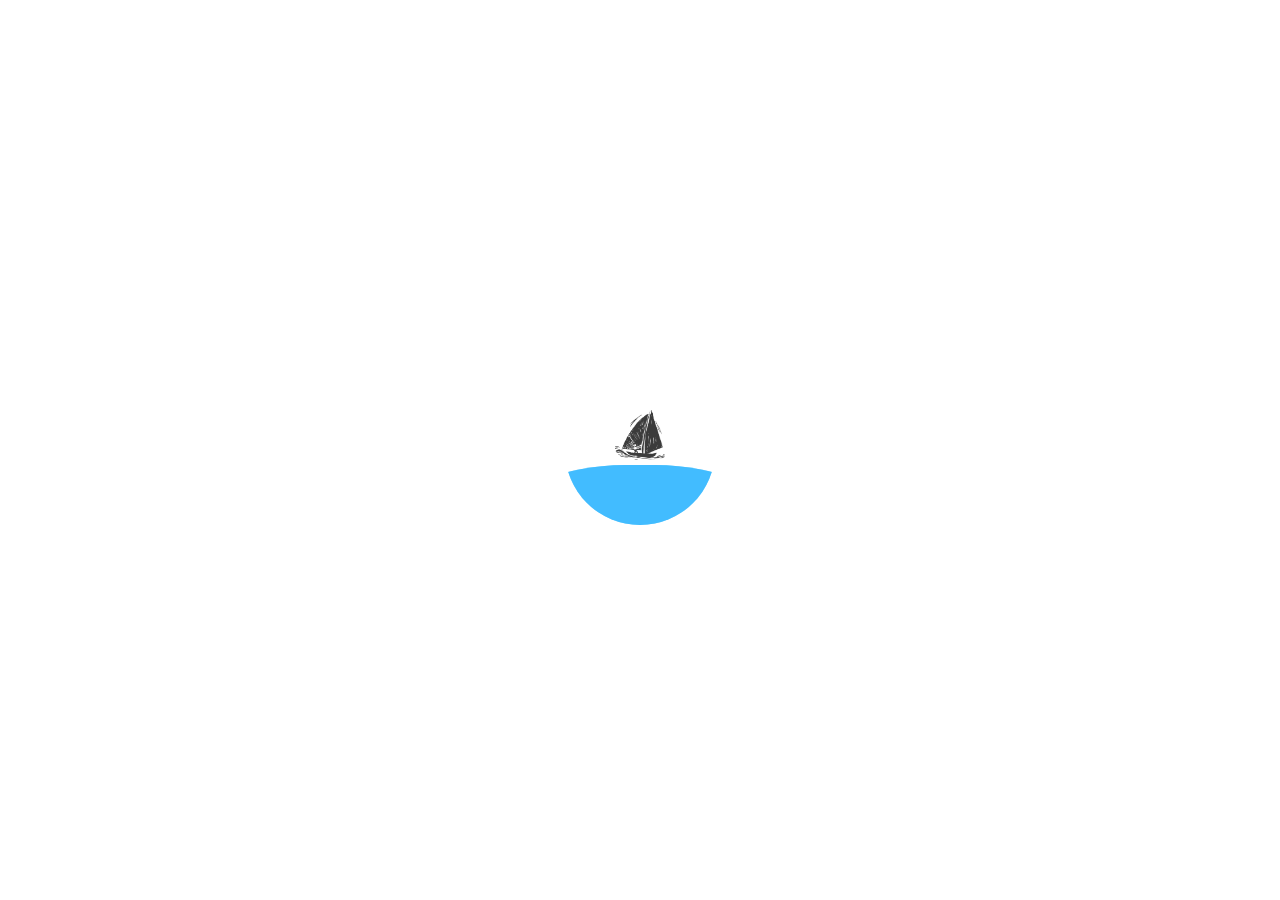
<file: index.html>
<!DOCTYPE html>
<html lang="ko">
<head>
  <meta charset="UTF-8">
  <meta name="viewport" content="width=device-width, initial-scale=1.0">
  <meta http-equiv="refresh" content="3; url=main.html">
  <title>로딩페이지</title>
  <style>
    * { margin: 0; padding: 0; box-sizing: border-box;}
    body {
      background: #fff;
    }
    .wrap {
      width: 150px;
      height: 150px;
      background: #fff;
      border-radius: 50%;
      position: absolute;
      top: 50%;
      left: 50%;
      transform: translate(-50%, -50%);
      overflow: hidden;
    }
    .ship {
      width: 50px;
      height: 50px;
      position: absolute;
      top: 35px;
      left: 50px;
      transform-origin: bottom center;
      animation: ship 1s linear infinite alternate;
    }
    @keyframes ship {
      from { transform: rotate(10deg)}
      to { transform: rotate(-10deg)}
    }
    .ship img {
      width: 100%;
      height: 100%;
    }
    .wave {
      width: 500px;
      height: 500px;
      position: absolute;
      top: 90px;
      left: -175px;
    }
    .wave div {
      position: absolute;
      width: 100%;
      height: 100%;
      opacity: .5;
    }
    .wave1 {
      background: #00ceff;
      border-radius: 47%;
      transform-origin: 50% 50%;
      animation: wave1 8s .3s linear infinite;
    }
    .wave2 {
      background: #50c2ff;
      border-radius: 47%;
      transform-origin: 50% 50%;
      animation: wave1 9s .6s linear infinite;
    }
    .wave3 {
      background: #1ea4ff;
      border-radius: 47%;
      transform-origin: 50% 50%;
      animation: wave1 10s linear infinite;
    }
    @keyframes wave1 {
      from {}
      to { transform: rotate(360deg);}
    }
  </style>
<body>
  <div class="wrap">
    <div class="ship">
      <img src="img/boat.png" alt="">
    </div>
    <div class="wave">
      <div class="wave1"></div>
      <div class="wave2"></div>
      <div class="wave3"></div>
    </div>
  </div>
</body>
</html>
</file>
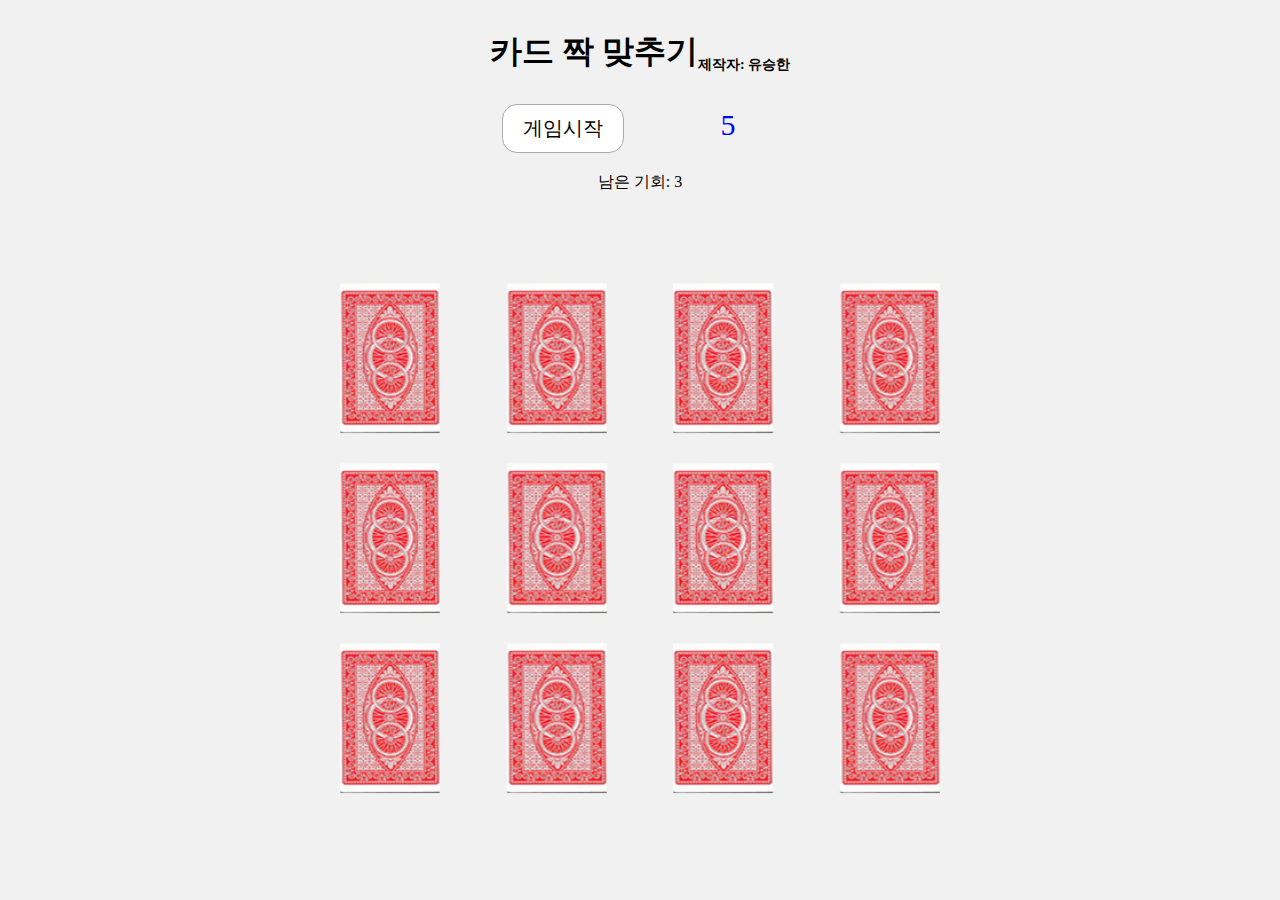
<file: works/card/index.html>
<!DOCTYPE html>
<html lang="ko">

<head>
	<meta charset="UTF-8">
	<meta name="viewport" content="width=device-width, initial-scale=1.0">
	<link rel="stylesheet" href="style.css">
	<title>카드뒤집기</title>
</head>

<body>
	<!--Copyright 2020 유승한. all rights reserved.-->
	<div class="header">
		<h1>카드 짝 맞추기<sub style="font-size: 14px;">제작자: 유승한</sub></h1>
		<button type="button" class="start">게임시작</button>
		<span class="count">5</span>
		<p>남은 기회: <span class="life">3</span></p>
	</div>
	<div class="correct_or_wrong">
	</div>
	<div class="wrap">
		<div class="line">
			<div class="card_wrap">
				<div class="card front">
				</div>
				<div class="card back">
				</div>
			</div>
			<div class="card_wrap">
				<div class="card front">
				</div>
				<div class="card back">
				</div>
			</div>
			<div class="card_wrap">
				<div class="card front">
				</div>
				<div class="card back">
				</div>
			</div>
			<div class="card_wrap">
				<div class="card front">
				</div>
				<div class="card back">
				</div>
			</div>
		</div>
		<!--// line-->
		<div class="line">
			<div class="card_wrap">
				<div class="card front">
				</div>
				<div class="card back">
				</div>
			</div>
			<div class="card_wrap">
				<div class="card front">
				</div>
				<div class="card back">
				</div>
			</div>
			<div class="card_wrap">
				<div class="card front">
				</div>
				<div class="card back">
				</div>
			</div>
			<div class="card_wrap">
				<div class="card front">
				</div>
				<div class="card back">
				</div>
			</div>
		</div>
		<!--// line-->
		<div class="line">
			<div class="card_wrap">
				<div class="card front">
				</div>
				<div class="card back">
				</div>
			</div>
			<div class="card_wrap">
				<div class="card front">
				</div>
				<div class="card back">
				</div>
			</div>
			<div class="card_wrap">
				<div class="card front">
				</div>
				<div class="card back">
				</div>
			</div>
			<div class="card_wrap">
				<div class="card front">
				</div>
				<div class="card back">
				</div>
			</div>
		</div>
	</div>
	<!--// wrap-->
	<script src="script.js"></script>
</body>

</html>
</file>
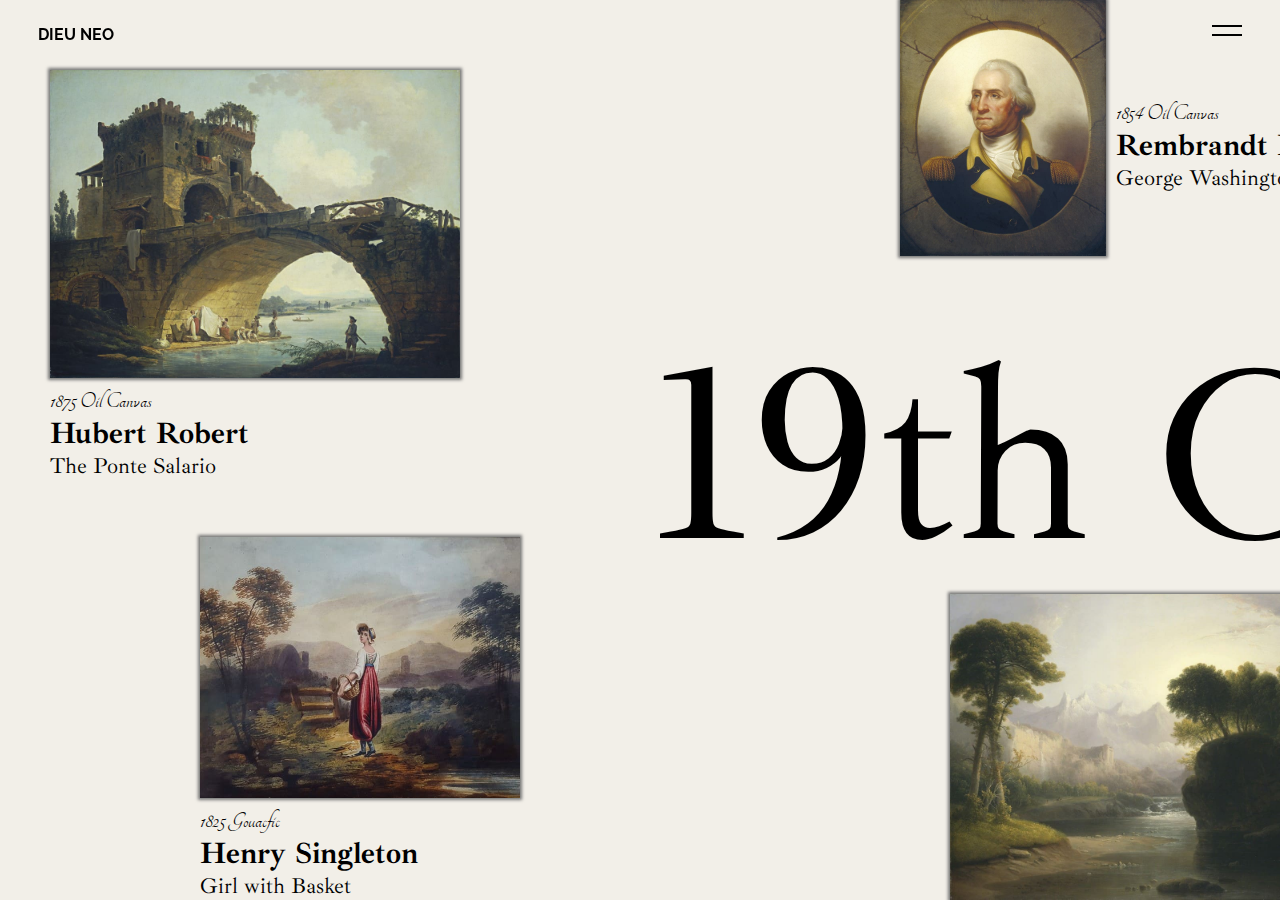
<file: works/dieu/index.html>
<!DOCTYPE html>
<html lang="ko">
<head>
  <meta charset="UTF-8">
	<meta name="viewport" content="width=device-width, initial-scale=1.0">
	<link rel="stylesheet" href="css/reset.css">
	<link rel="stylesheet" href="css/default.css">
	<link rel="stylesheet" href="css/index.css">
  <title>DIEU NEO</title>
</head>
<body>
	<div id="wrap">
		<header>
			<h1>
				<a href="index.html">DIEU NEO</a>
			</h1>
			<a href="#" class="menu_btn">
				<span class="line line1"></span>
				<span class="line line2"></span>
			</a>
			<nav>
				<a href="artists.html"><sup>01</sup>Artists</a>
				<a href="gallery.html">Gallery<sup>02</sup></a>
				<a href="fairs.html"><sup>03</sup>Fairs</a>
				<a href="contact.html">Contact<sup>04</sup></a>
			</nav>
		</header>
		<main>
			<div class="main_title">
				<p class="sub_title">19th Century Art</p>
				<div class="bridge_wrap picture_wrap">
					<div class="bridge picture">
						<img src="img/bridge.jpg" alt="The Ponte Salario">
					</div>
					<div class="text">
						<p>1875 Oil Canvas</p>
						<p>Hubert Robert</p>
						<p>The Ponte Salario</p>
					</div>
				</div>
				<div class="washington_wrap picture_wrap">
					<div class="washington picture">
						<img src="img/washington.jpg" alt="washington">
					</div>
					<div class="text">
						<p>1854 Oil Canvas</p>
						<p>Rembrandt Peale</p>
						<p>George Washington</p>
					</div>
				</div>
				<div class="girl_wrap picture_wrap">
					<div class="girl picture">
						<img src="img/girl.jpg" alt="girl">
					</div>
					<div class="text">
						<p>1825 Gouacfic</p>
						<p>Henry Singleton</p>
						<p>Girl with Basket</p>
					</div>
				</div>
				<div class="landscape_wrap picture_wrap">
					<div class="landscape picture">
						<img src="img/landscape.jpg" alt="landscape">
					</div>
					<div class="text">
						<p>1834 Oil Canvas</p>
						<p>Thomas Doughty</p>
						<p>Fanciful Landscape</p>
					</div>
				</div>
				<div class="sea_wrap picture_wrap">
					<div class="sea picture">
						<img src="img/sea.jpg" alt="sea">
					</div>
					<div class="text">
						<p>1850 Oil on panel</p>
						<p>Fremiot</p>
						<p>French school 19th century</p>
					</div>
				</div>
				<div class="jefferson_wrap picture_wrap">
					<div class="jefferson picture">
						<img src="img/jefferson.jpg" alt="jefferson">
					</div>
					<div class="text">
						<p>1805 Oil</p>
						<p>Gilbert Stuart</p>
						<p>Thomas Jefferson</p>
					</div>
				</div>
				<div class="louis_wrap picture_wrap">
					<div class="louis picture">
						<img src="img/louis.jpg" alt="louis">
					</div>
					<div class="text">
						<p>1806 Oil on wood</p>
						<p>Louis Leopold Boilly</p>
						<p>The Card Sharp on the Boulevard</p>
					</div>
				</div>
				<div class="birthday_wrap picture_wrap">
					<div class="birthday picture">
						<img src="img/birthday.jpg" alt="birthday">
					</div>
					<div class="text">
						<p>1886 Oil Canvas</p>
						<p>Charles Baugniet</p>
						<p>Washington's Birthday</p>
					</div>
				</div>
			</div> <!-- // main_title-->
		</main>
	</div> <!-- // wrap -->
	<script src="js/default.js"></script>
	<script src="js/index.js"></script>
</body>
</html>
</file>
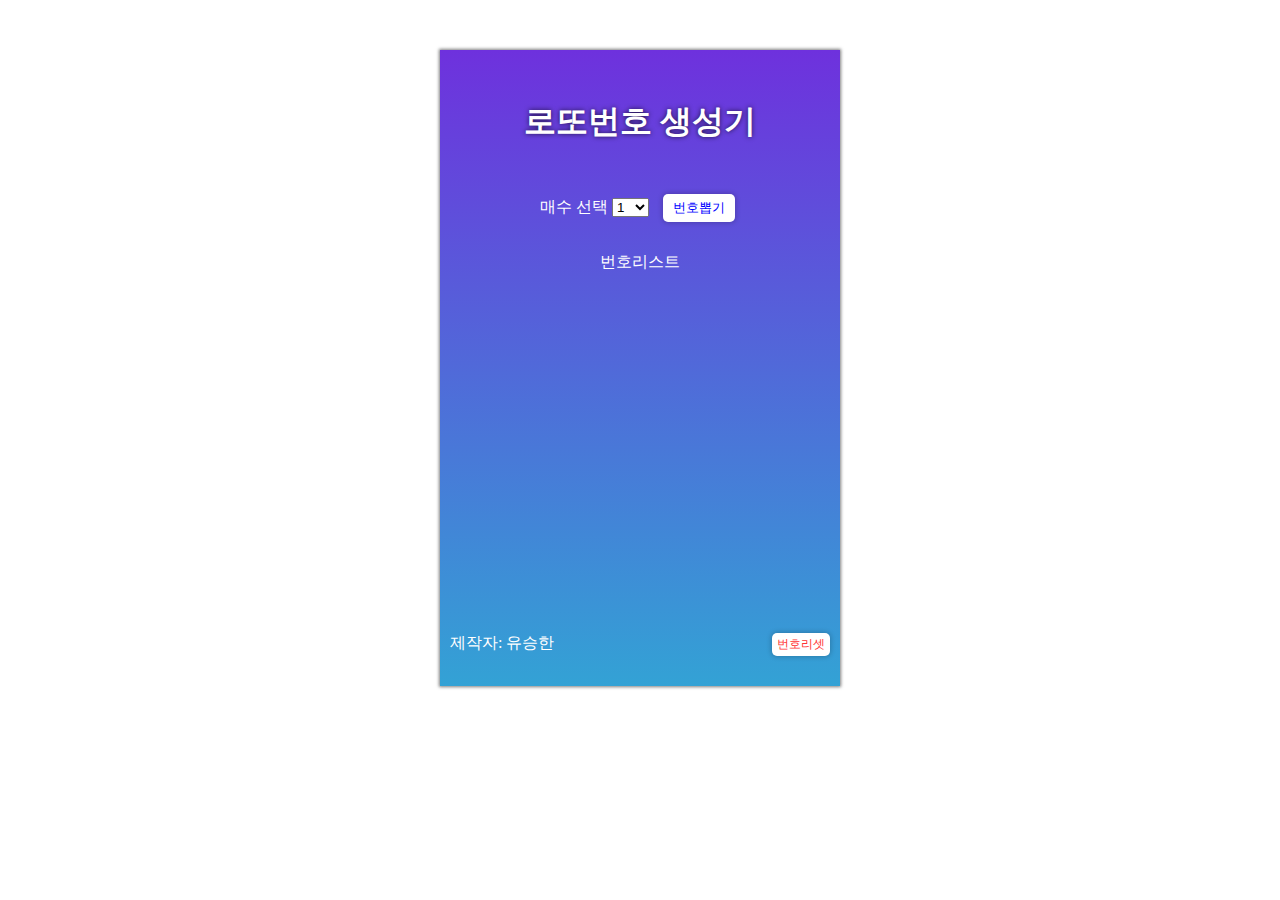
<file: works/lotto/index.html>
<!DOCTYPE html>
<html lang="ko">
  <head>
    <meta charset="UTF-8" />
    <meta name="viewport" content="width=device-width, initial-scale=1.0" />
    <title>로또번호 생성기</title>
    <link rel="stylesheet" href="style.css" />
  </head>
  <body>
    <div id="wrap">
      <h1>로또번호 생성기</h1>
      <label class="sheet_wrap" for="sheet"
        >매수 선택
        <select name="sheet" id="sheet">
          <option value="1">1</option>
          <option value="5">5</option>
          <option value="10">10</option>
        </select>
      </label>
      <button class="lotto" type="button">번호뽑기</button>
      <p class="number_list">번호리스트</p>
      <div class="accumulate"></div>
      <footer>
        <span class="dev">제작자: 유승한</span>
        <button class="reset" type="button">번호리셋</button>
      </footer>
    </div>
    <script src="index.js"></script>
  </body>
</html>
</file>
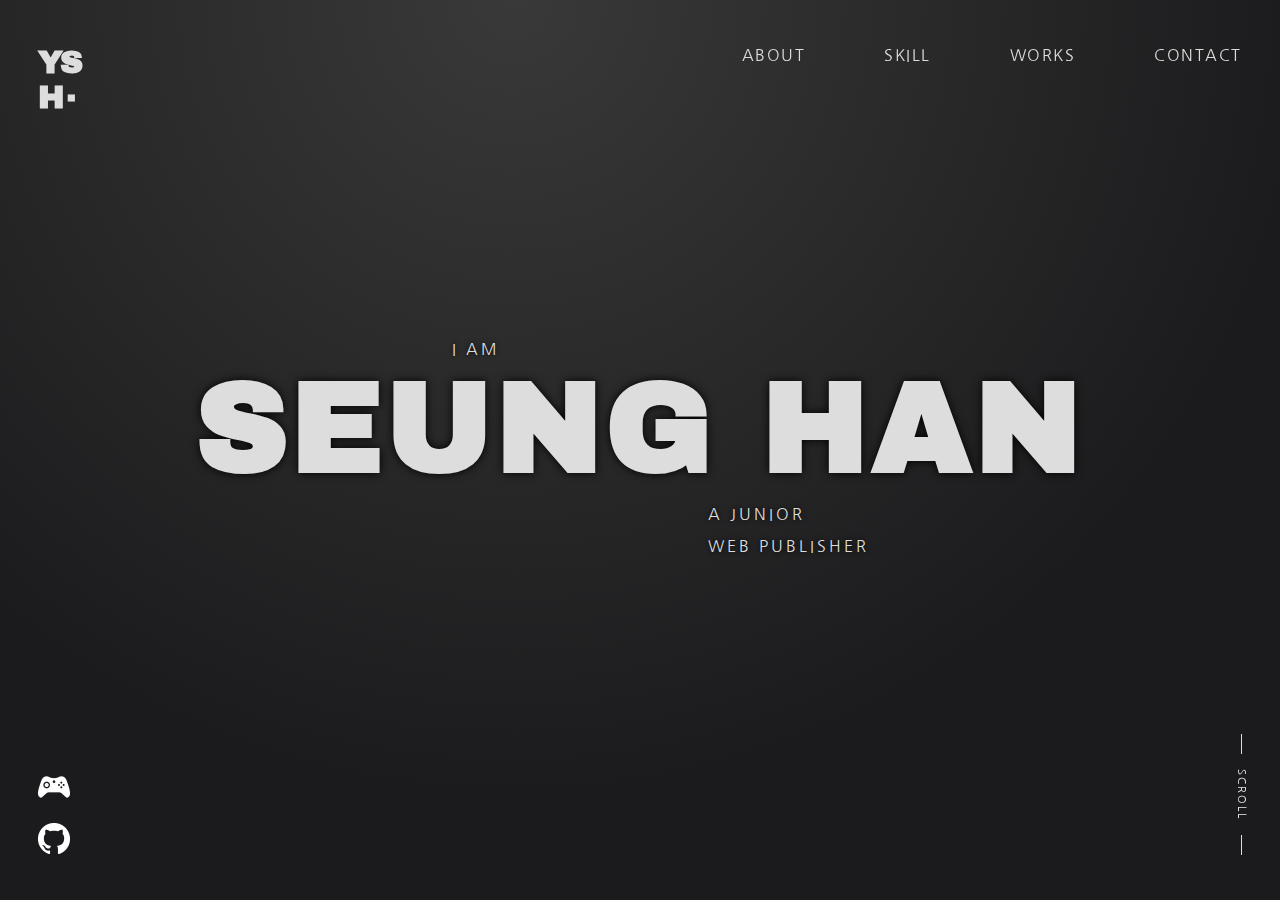
<file: works/other-portfolio/index.html>
<!DOCTYPE html>
<html lang="ko">
  <head>
    <meta charset="UTF-8" />
    <meta name="viewport" content="width=device-width, initial-scale=1.0" />
    <title>유승한 포트폴리오</title>
    <link rel="shortcut icon" href="img/favicon.ico" />
    <link rel="icon" href="img/favicon.ico" />
    <link rel="stylesheet" href="css/reset.css" />
    <link rel="stylesheet" href="css/index.css" />
  </head>

  <body>
    <div id="wrap">
      <div class="moving-wrap">
        <header>
          <h1>
            <a href="index.html">
              <span class="y">Y</span>
              <span class="s">S</span>
              <span class="h">H</span>
              <span class="o">·</span>
            </a>
          </h1>
          <nav>
            <ul>
              <li>
                <a href="#">ABOUT</a>
              </li>
              <li>
                <a href="#">SKILL</a>
              </li>
              <li>
                <a href="#">WORKS</a>
              </li>
              <li>
                <a href="#">CONTACT</a>
              </li>
            </ul>
          </nav>
        </header>
        <div class="side-btn shortcut">
          <a class="game-btn" href="#">게임</a>
          <div class="game-box">
            <div>
              <a href="works/card/index.html" target="_blank">카드짝맞추기</a>
              <a href="works/lotto/index.html" target="_blank">로또번호뽑기</a>
            </div>
          </div>
          <a
            class="github-btn"
            href="https://github.com/yooseunghan24"
            target="_blank"
            title="새창으로 열림"
            >깃허브</a
          >
        </div>
        <!-- // shortcut -->
        <div class="side-btn scroll">
          <button class="up-btn" type="button">위로</button>
          <span>SCROLL</span>
          <button class="down-btn" type="button">아래로</button>
        </div>
        <!-- // scroll -->
        <main>
          <article class="intro">
            <h2>소개페이지</h2>
            <div class="center-box">
              <div class="iam">
                <p>I AM</p>
                <strong>SEUNG HAN</strong>
                <p>A JUNIOR<br />WEB PUBLISHER</p>
              </div>
            </div>
          </article>
          <!-- // intro -->
          <article class="about">
            <h2>유승한에 대해서 설명하는 페이지</h2>
            <div class="center-box">
              <div class="about-me">
                <h3>ABOUT</h3>
                <div class="about-top">
                  <div class="face-img-box">
                    <img src="img/me.jpg" alt="유승한" />
                  </div>
                  <div class="face-info-box">
                    <p>이름: 유승한</p>
                    <p>나이: <span class="age"></span></p>
                    <p></p>
                  </div>
                </div>
                <div class="about-bottom">
                  <p>평소 MDN, javascript.info 사이트를 이용해 공부하며
                    어떤 문제에 부딪혀서 혼자 돌파구를 찾지 못할땐 Stack Overflow
                    사이트에서 도움을 얻습니다.<br>
                    jQuery와 plugin을 사용할줄 알며 바닐라 자바스크립트로 코딩하는 것을 선호합니다.<br>
                    끝없이 탐구하며 문제를 해결하는 과정을 즐깁니다.<br>
                    배움을 멈추지 않을 것이며 항상 열린 마인드로 언제든지 새로운 사람, 새로운 기술, 새로운 환경을 맞이할 준비가 되어있습니다.</p>
                </div>
              </div>
            </div>
          </article>
          <!-- // about -->
          <article class="skill">
            <h2>능력에 대한 페이지</h2>
            <div class="center-box">
              <div class="skill-me">
                <h3>SKILL</h3>
                <div class="skill-box-wrap">
                  <div class="skill-box">
                    <div class="html skill-img-box"></div>
                    <div class="skill-text">
                      <p>
                      시맨틱 태그 및 기타 알맞은 태그를 사용해 홈페이지의 기본
                      구조를 능숙히 설계할 수 있습니다.
                      </p>
                    </div>
                    <!--div class="workmanship">중급</div-->
                  </div>
                  <div class="skill-box">
                    <div class="css skill-img-box"></div>
                    <div class="skill-text">
                      <p>속성과 선택자를 정확히 이해하고 사용하며 미디어 쿼리를 이용한
                        반응형 홈페이지를 제작할 수 있습니다.</p>
                    </div>
                    <!--div class="workmanship">중급</div-->
                  </div>
                  <div class="skill-box">
                    <div class="js skill-img-box"></div>
                    <div class="skill-text">
                      <p>기본적인 제어문, 연산자, 메소드, 프로퍼티 등을 이해하고 있으며
                        알맞게 활용할 수 있습니다.<br>ES6버전의 문법을 사용할 수
                        있습니다.</p>
                    </div>
                    <!--div class="workmanship">초급</div-->
                  </div>
                  <div class="skill-box">
                    <div class="jquery skill-img-box"></div>
                    <div class="skill-text">
                      <p>각종 선택자, 이벤트, 체이닝, 트래버싱을 이해하며 알맞게 활용할
                        수 있습니다.</p>
                    </div>
                    <!--div class="workmanship">초급</div-->
                  </div>
                  <div class="skill-box">
                    <div class="scss skill-img-box"></div>
                    <div class="skill-text">
                      <p>중첩(Nesting), 변수, mixin 등을 활용하여 기본적인 코드를 구성할
                        수 있습니다.</p>
                    </div>
                    <!--div class="workmanship">초급</div-->
                  </div>
                  <div class="skill-box">
                    <div class="git skill-img-box"></div>
                    <div class="skill-text">
                      <p>commit, clone, branch, push, pull에 대한 개념을 이해하고 있습니다.
                        </p>
                    </div>
                    <!--div class="workmanship">초급</div-->
                  </div>
                  <!--div class="skill-box">
                    <div class="react skill-img-box"></div>
                    <div class="workmanship">공부중</div>
                  </div>
                  <div class="skill-box">
                    <div class="php skill-img-box"></div>
                    <div class="workmanship">공부중</div>
                  </div-->
                </div>
              </div>
            </div>
          </article>
          <!-- // skill-->
          <article class="works">
            <h2>작업물 페이지</h2>
            <div class="center-box">
              <h3>WORKS</h3>
              <div class="slide-btn">
                <button class="prev-btn" type="button">이전</button>
                <button class="next-btn" type="button">다음</button>
              </div>
              <div class="slide-wrap">
                <ul class="slide-ul">
                  <li class="active">
                    <div class="slide-img-box">
                      <img src="img/slide_artfive.jpg" alt="ARTFIVE" />
                    </div>
                  </li>
                  <li>
                    <div class="slide-img-box">
                      <img src="img/slide_koz.jpg" alt="KOZ" />
                    </div>
                  </li>
                  <li>
                    <div class="slide-img-box">
                      <img src="img/slide_pharmicell.jpg" alt="PHARMICELL" />
                    </div>
                  </li>
                  <li>
                    <div class="slide-img-box">
                      <img src="img/slide_outback.jpg" alt="OUTBACK" />
                    </div>
                  </li>
                  <li>
                    <div class="slide-img-box">
                      <img src="img/slide_dieu.jpg" alt="DIEU" />
                    </div>
                  </li>
                  <li>
                    <div class="slide-img-box">
                      <img src="img/slide_main.jpg" alt="MAIN" />
                    </div>
                  </li>
                </ul>
              </div>
              <div class="slide-info-wrap">
                <div class="slide-info active">
                  <h4>ARTFIVE</h4>
                  <p>
                    반응형으로 리뉴얼 했습니다.<br />기획·개발 100%, 제작 기간
                    3일, 메인 1개<br />#반응형 #SCSS #Vanilla JS
                  </p>
                  <a
                    class="active"
                    href="works/artfive/index.html"
                    target="_blank"
                    >VIEW SITE</a
                  >
                </div>
                <div class="slide-info">
                  <h4>KOZ</h4>
                  <p>
                    KOZ 홈페이지를 따라 만들었습니다.<br />기획·개발 100%, 제작
                    기간 3일, 메인 1개, 서브 1개(About Koz)<br />#반응형 #SCSS
                    #swiper plugin
                  </p>
                  <a href="works/koz/index.html" target="_blank">VIEW SITE</a>
                </div>
                <div class="slide-info">
                  <h4>PHARMICELL</h4>
                  <p>
                    파미셀 홈페이지를 리뉴얼 했습니다.<br />기획·디자인·코딩
                    100%, 제작 기간 2주, 메인 1개, 서브 13개<br />#PC화면
                  </p>
                  <a href="works/pharm/index.html" target="_blank">VIEW SITE</a>
                </div>
                <div class="slide-info">
                  <h4>OUTBACK</h4>
                  <p>
                    아웃백 홈페이지를 반응형으로 리뉴얼 했습니다.<br />기획·개발
                    100%, 제작 기간 4일, 메인 1개, 서브1개(OUTBACK STORY)<br />#반응형
                  </p>
                  <a href="works/outback/index.html" target="_blank"
                    >VIEW SITE</a
                  >
                </div>
                <div class="slide-info">
                  <h4>DIEU NEO</h4>
                  <p>
                    가상의 갤러리 사이트를 제작했습니다.<br />기획·개발 100%,
                    디자인 일부 템플릿 참조, 제작 기간 7일, 메인 1개, 서브4개<br />#반응형
                    #Vanilla JS
                  </p>
                  <a href="works/dieu/index.html" target="_blank">VIEW SITE</a>
                </div>
                <div class="slide-info">
                  <h4>MAIN</h4>
                  <p>
                    메인 포트폴리오 사이트입니다.<br />기획·개발 100%, 디자인
                    일부 템플릿 참조, 제작 기간 3일, 메인 1개<br />#반응형 #SCSS
                    #Vanilla JS
                  </p>
                  <a href="#">VIEW SITE</a>
                </div>
              </div>
            </div>
          </article>
          <!-- // works -->
          <article class="contact">
            <h2>연락처 페이지</h2>
            <div class="center-box">
              <h3>CONTACT</h3>
              <div class="contact-way">
                <a href="tel:010-3569-9531">
                  <img src="img/call.png" alt="전화" />
                  <span>010-3569-9531</span>
                </a>
                <a href="mailto:ushan24@naver.com">
                  <img src="img/mail.png" alt="이메일" />
                  <span>ushan24@naver.com</span>
                </a>
              </div>
            </div>
            <p>Thank you</p>
          </article>
          <!-- // contact -->
        </main>
      </div>
    </div>
    <script src="js/index.js"></script>
  </body>
</html>
</file>
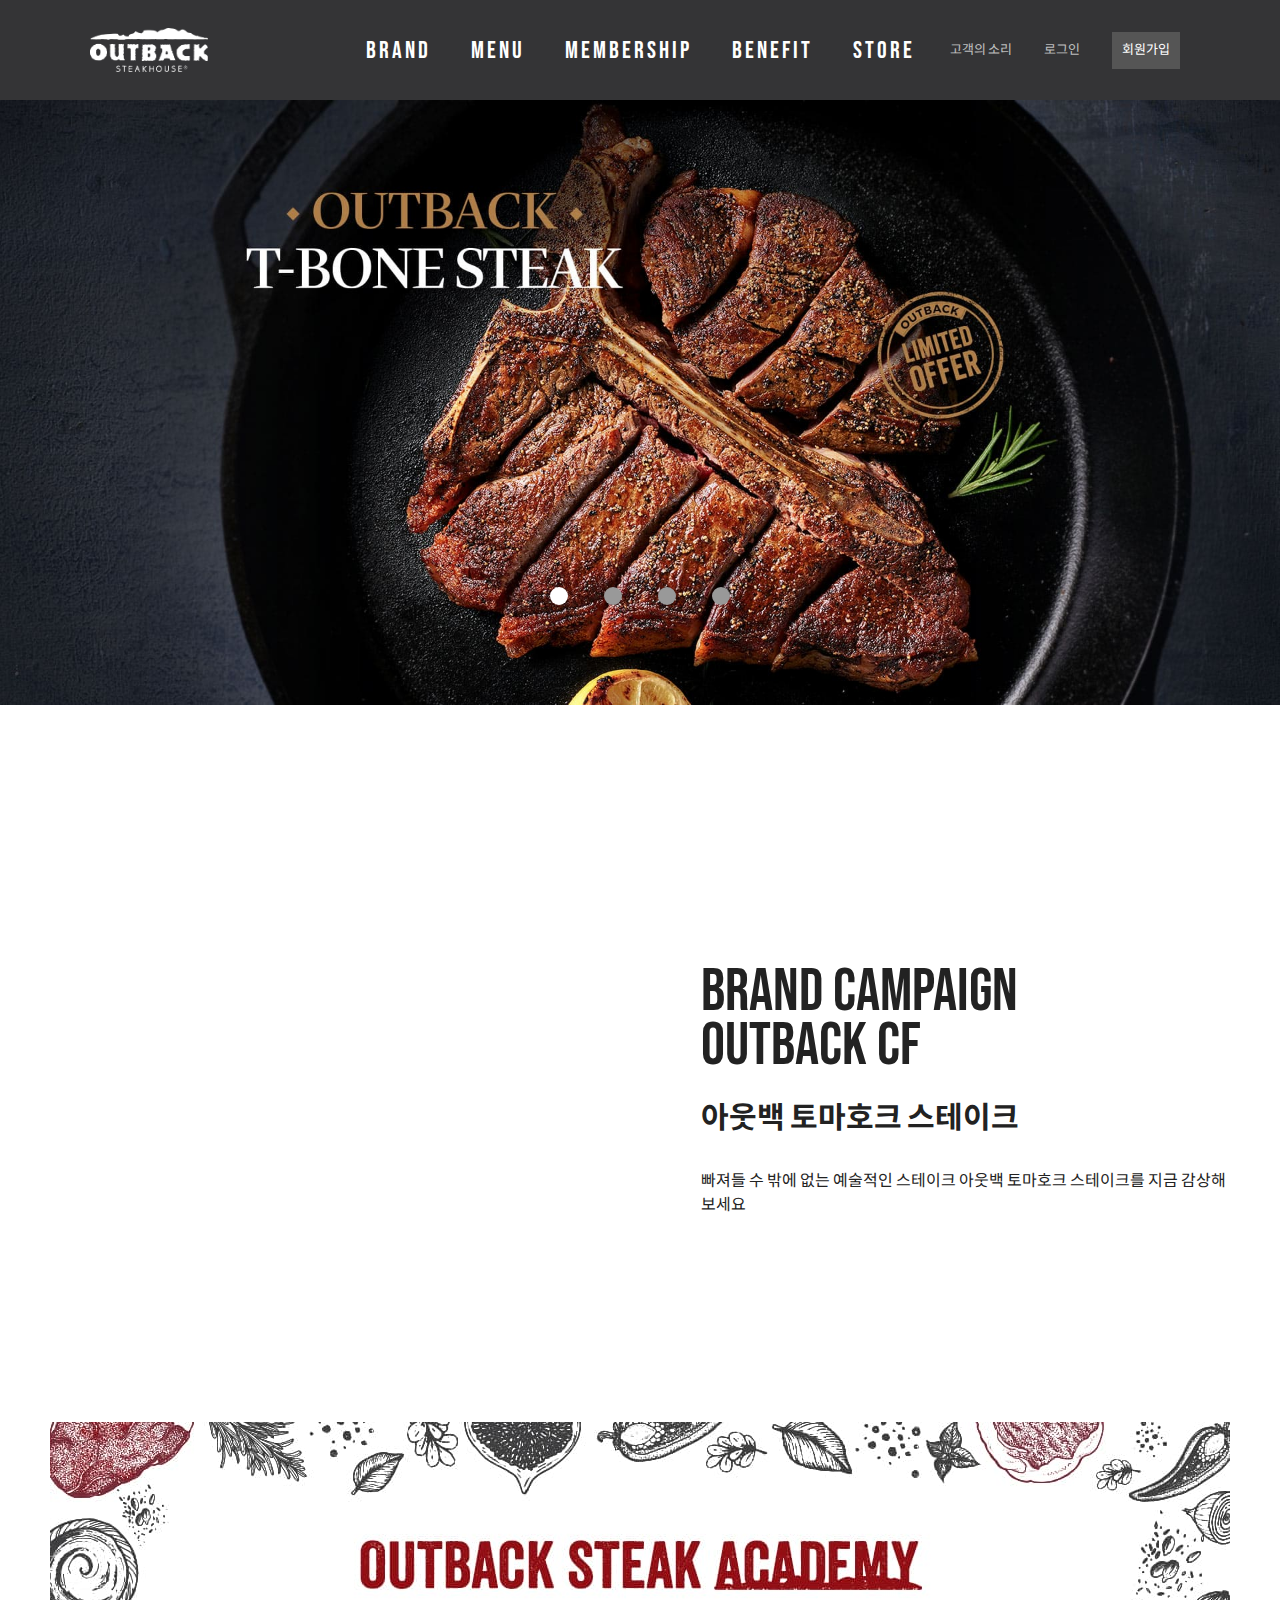
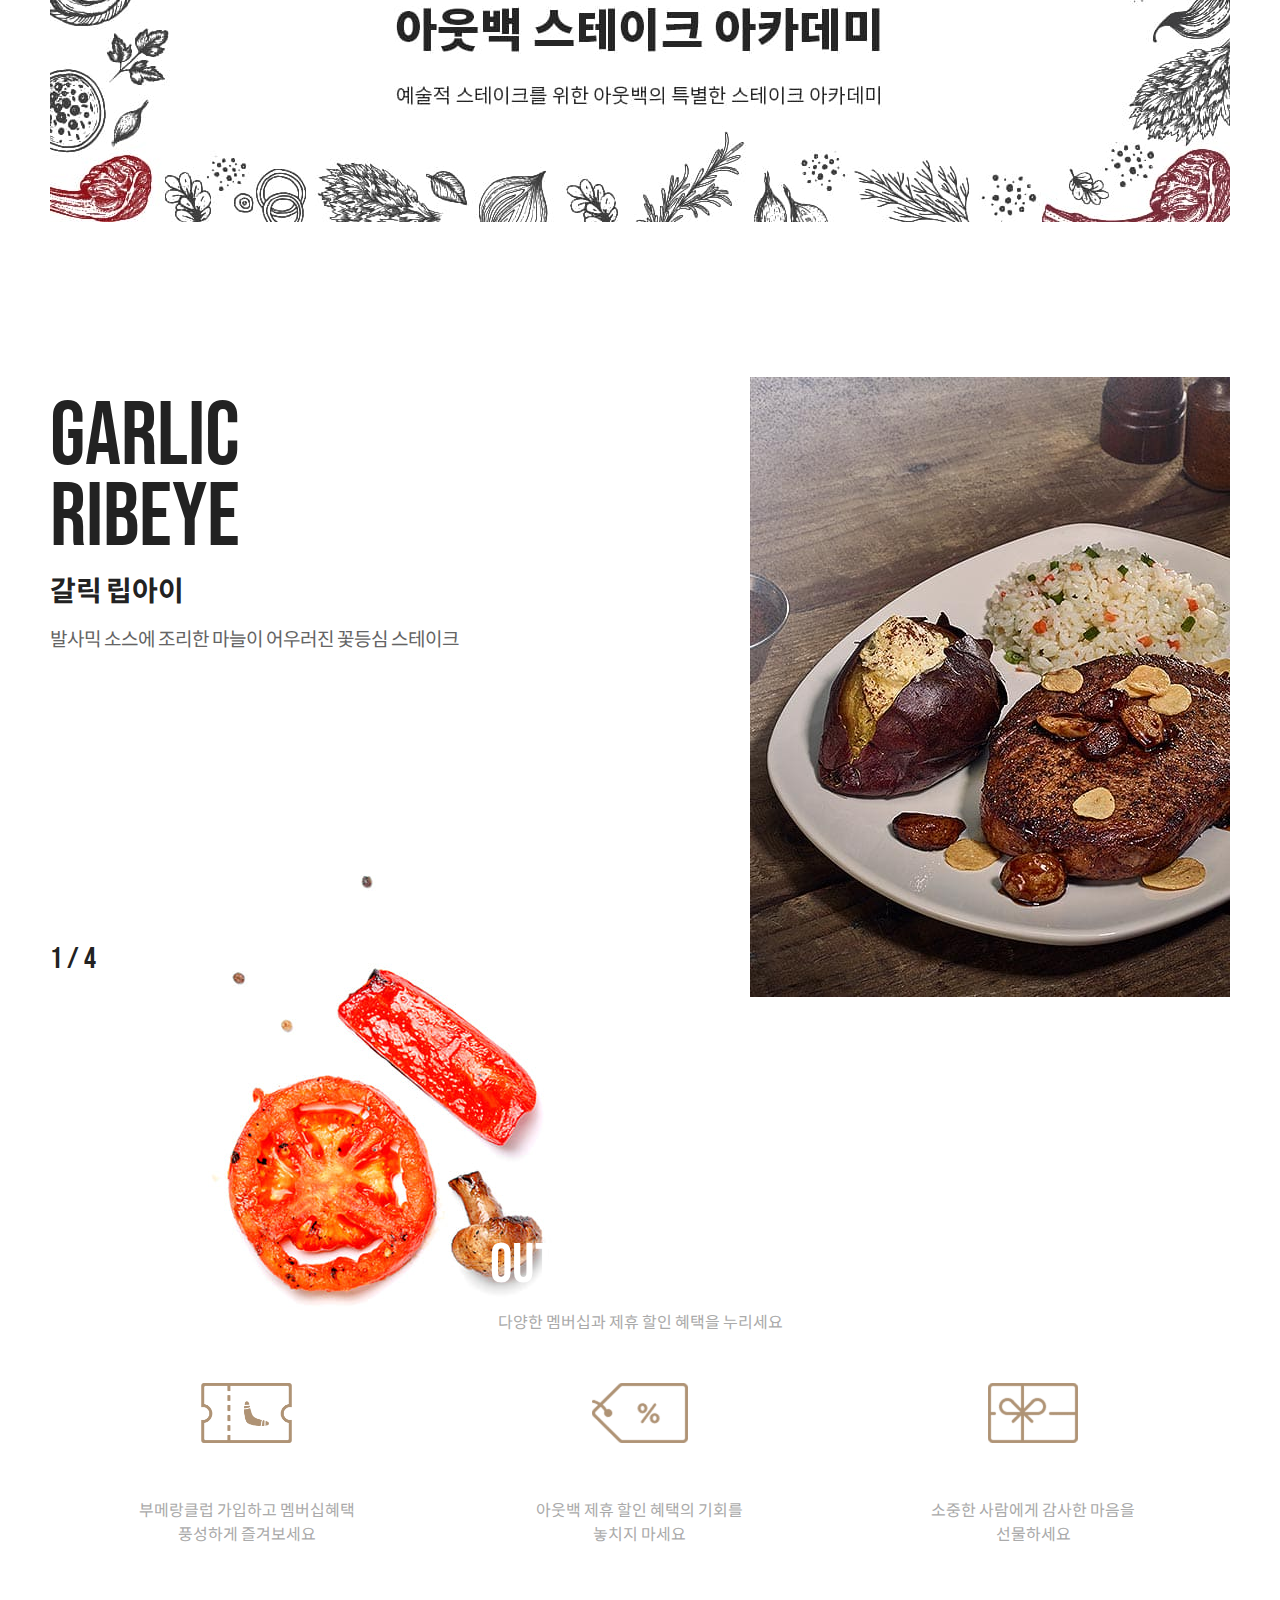
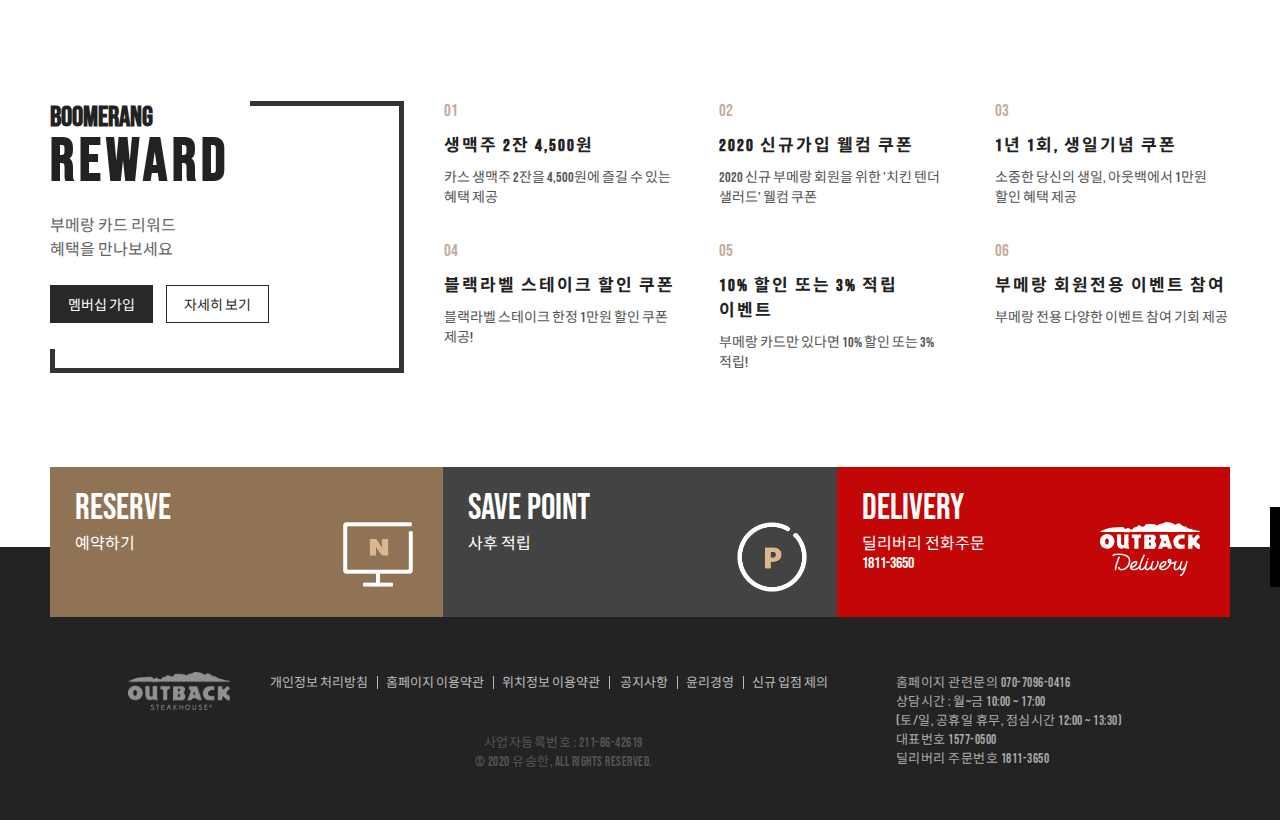
<file: works/outback/index.html>
<!DOCTYPE html>
<html lang="ko">
<head>
	<meta charset="UTF-8">
	<meta name="viewport" content="width=device-width, initial-scale=1.0">
	<title>아웃백 스테이크 하우스</title>
	<link rel="stylesheet" href="css/reset.css">
	<link rel="stylesheet" href="css/index.css">
	<script src="js/jquery-3.5.1.js"></script>
</head>
<body>
	<div id="wrap">
		<div class="pc_header_height"></div>
		<header>
			<h1>
				<a href="index.html"><img src="img/mobile_logo.png" alt=""></a>
			</h1>
			<div class="navback pc_none"></div>
			<nav>
				<ul class="gnb">
					<li>
						<a class ="submenu_title" href="#">BRAND<span class="arrow"></span></a>
						<ul class="sub_menu">
							<li><a href="story.html">OUTBACK STORY</a></li>
							<li><a href="#">BEEF STORY</a></li>
							<li><a href="#">STEAK ACADEMY</a></li>
							<li><a href="#">OUTBACK CSR</a></li>
							<li><a href="#">PRESS CENTER</a></li>
						</ul>
					</li>
					<li>
						<a class ="submenu_title" href="#">MENU<span class="arrow"></span></a>
						<ul class="sub_menu">
							<li><a href="#">T-BONE STEAK</a></li>
							<li><a href="#">TOMAHAWK STEAK</a></li>
							<li><a href="#">BLACK LAVEL STEAKS</a></li>
							<li><a href="#">OUTBACK STEAK SPECIALS</a></li>
							<li><a href="#">PASTAS &amp; SALADS</a></li>
						</ul>
					</li>
					<li>
						<a class ="submenu_title" href="#">MEMBERSHIP<span class="arrow"></span></a>
						<ul class="sub_menu">
							<li><a href="#">MEMBERSHIP BENEFIT</a></li>
							<li><a href="#">BOOMERANG VIP</a></li>
						</ul>
					</li>
					<li>
						<a class ="submenu_title" href="#">BENEFIT<span class="arrow"></span></a>
						<ul class="sub_menu">
							<li><a href="#">CREDIT CARDS</a></li>
							<li><a href="#">SKT &amp; KT</a></li>
							<li><a href="#">POINt PAYMENT</a></li>
							<li><a href="#">VOUCHER</a></li>
							<li><a href="#">EVENT</a></li>
						</ul>
					</li>
					<li><a href="#">STORE</a></li>
					<li class="pc_none"><a href="#">아웃백 APP</a></li>
					<li class="pc_none"><a href="#">아웃백 페이스북</a></li>
					<li class="pc_none"><a href="#">공지사항</a></li>
				</ul>
				<div class="sign">
					<span class="client_speak mobile_none"><a href="#">고객의 소리</a></span>
					<span class="sign_in"><a href="#">로그인</a></span>
					<span class="sign_up"><a href="#">회원가입</a></span>
				</div>
			</nav>
			<div class="toggle_btn">
				<span class="line line1"></span>
				<span class="line line2"></span>
				<span class="line line3"></span>
			</div>
		</header>
		<section class="slide_wrap">
			<h2>슬라이드영역</h2>
			<ul class="slide">
				<li><img src="img/m_slide1.jpg" alt="슬라이드1"></li>
				<li><img src="img/m_slide2.jpg" alt="슬라이드2"></li>
				<li><img src="img/m_slide3.jpg" alt="슬라이드3"></li>
				<li><img src="img/m_slide4.jpg" alt="슬라이드4"></li>
			</ul>
			<ul class="dots">
				<li class="dot_on"><a href="#">1</a></li>
				<li><a href="#">2</a></li>
				<li><a href="#">3</a></li>
				<li><a href="#">4</a></li>
			</ul>
		</section> <!-- // slide_wrap -->
		<div class="contents_wrap">
			<section class="video_wrap mobile_none">
				<h2>비디오영역</h2>
				<div class="cf_tomato mobile_none">
					<img src="img/cf_tomato.jpg" alt="">
				</div>
				<iframe width="640" height="360" src="https://www.youtube.com/embed/7dVwlbHvV0Q" allow="accelerometer; autoplay; encrypted-media; gyroscope; picture-in-picture" allowfullscreen></iframe>
				<div class="video_text">
					<p>BRAND CAMPAIGN<br> OUTBACK CF</p>
					<p>아웃백 토마호크 스테이크</p>
					<p>빠져들 수 밖에 없는 예술적인 스테이크
						아웃백 토마호크 스테이크를 지금 감상해 보세요</p>
				</div>
			</section>
			<section class="academy">
				<h2>아카데미영역</h2>
				<div class="academy_img">
					<img src="img/academy.jpg" alt="">
				</div>
			</section> <!-- // academy -->
			<section class="menu_slide_section">
				<h2>메뉴슬라이드영역</h2>
				<div class="menu_arrow">
					<span class="menu_left_btn"></span>
					<span class="menu_right_btn"></span>
				</div>
				<div class="menu_txtimg_wrap">
					<ul class="menu_slide">
						<li>
							<div class="menu_txt">
								<p class="en_name">GARLIC<br>RIBEYE</p>
								<p class="ko_name">갈릭 립아이</p>
								<p class="menu_description">발사믹 소스에 조리한 마늘이 어우러진 꽃등심 스테이크</p>
							</div>
							<div class="menu_img">
								<img src="img/m_banner1.jpg" alt="배너이미지">
							</div>
						</li>
						<li>
							<div class="menu_txt">
								<p class="en_name">GOLD COAST COCONUT SHRIMP</p>
								<p class="ko_name">골드 코스트 코코넛 슈림프</p>
								<p class="menu_description">달콤하고 고소한 코코넛 가루를 묻혀 바삭하게 튀긴 새우 요리</p>
							</div>
							<div class="menu_img">
								<img src="img/m_banner2.jpg" alt="">
							</div>
						</li>
						<li>
							<div class="menu_txt">
								<p class="en_name">BABY BACK RIBS</p>
								<p class="ko_name">베이비 백 립</p>
								<p class="menu_description">부드러운 돼지갈비에 아웃백만의 특제 소스를 발라 구워낸 바비큐</p>
							</div>
							<div class="menu_img">
								<img src="img/m_banner3.jpg" alt="">
							</div>
						</li>
						<li>
							<div class="menu_txt">
								<p class="en_name">AUSSIE CHEESE FRIES</p>
								<p class="ko_name">오지 치즈 후라이즈</p>
								<p class="menu_description">두툼한 감자튀김에 체다치즈, 잭치즈를 듬뿍 녹여 베이컨을 뿌린 메뉴</p>
							</div>
							<div class="menu_img">
								<img src="img/m_banner4.jpg" alt="">
							</div>
						</li>
					</ul>
				</div> <!-- // menu_txtimg_wrap -->
				<div class="mobile_none menu_pagination">
					<span class="current_page">1 </span> / 4
				</div>
				<div class="menu_dot_wrap">
					<ul class="menu_dots">
						<li class="dot_on">1</li>
						<li>2</li>
						<li>3</li>
						<li>4</li>
					</ul>
				</div>
			</section> <!-- // menu_slide_wrap -->
			<section class="benefit">
				<div class="tomato mobile_none">
					<img src="img/tomato.jpg" alt="토마토">
				</div>
				<h2>혜택영역</h2>
				<div class="benefit_heading">
					<p>OUTBACK BENEFIT</p>
					<p>다양한 멤버십과 제휴 할인 혜택을 누리세요</p>
				</div>
				<div class="benefit_list">
					<ul>
						<li>
							<a href="#">
								<span class="benefit_icon"><img src="img/benefit_icon1.png" alt=""></span>
								<span>MEMBERSHIP</span>
								<span>부메랑클럽 가입하고 멤버십혜택 풍성하게 즐겨보세요</span>
							</a>
						</li>
						<li>
							<a href="#">
								<span class="benefit_icon"><img src="img/benefit_icon2.png" alt=""></span>
								<span>DISCOUNT</span>
								<span>아웃백 제휴 할인 혜택의 기회를 놓치지 마세요</span>
							</a>
						</li>
						<li>
							<a href="#">
								<span class="benefit_icon"><img src="img/benefit_icon3.png" alt=""></span>
								<span>GIFT CARD</span>
								<span>소중한 사람에게 감사한 마음을 선물하세요</span>
							</a>
						</li>
					</ul>
				</div>
			</section> <!-- // benefit -->
			<section class="reward">
				<h2>리워드영역</h2>
				<div class="reward_shortcut">
					<div class="reward_shortcut_text">
						<h3>BOOMERANG<br><span>REWARD</span></h3>
						<p>부메랑 카드 리워드 혜택을 만나보세요</p>
					</div>
					<div class="reward_shortcut_btn">
						<a href="#">멤버십 가입</a>
						<a href="#">자세히 보기</a>
					</div>
				</div>
				<div class="reward_slide_wrap">
					<ul class="reward_slide">
						<li>
							<span>01</span>
							<p>생맥주 2잔 4,500원</p>
							<p>카스 생맥주 2잔을 4,500원에 즐길 수 있는 혜택 제공</p>
						</li>
						<li>
							<span>02</span>
							<p>2020 신규가입 웰컴 쿠폰</p>
							<p>2020 신규 부메랑 회원을 위한 '치킨 텐더 샐러드' 웰컴 쿠폰</p>
						</li>
						<li>
							<span>03</span>
							<p>1년 1회, 생일기념 쿠폰</p>
							<p>소중한 당신의 생일, 아웃백에서 1만원 할인 혜택 제공</p>
						</li>
						<li>
							<span>04</span>
							<p>블랙라벨 스테이크 할인 쿠폰</p>
							<p>블랙라벨 스테이크 한정 1만원 할인 쿠폰 제공!</p>
						</li>
						<li>
							<span>05</span>
							<p>10% 할인 또는 3% 적립 이벤트</p>
							<p>부메랑 카드만 있다면 10% 할인 또는 3% 적립!</p>
						</li>
						<li>
							<span>06</span>
							<p>부메랑 회원전용 이벤트 참여</p>
							<p>부메랑 전용 다양한 이벤트 참여 기회 제공</p>
						</li>
					</ul>
				</div>
				<div class="reward_dots_wrap">
					<ul class="reward_dots">
						<li class="dot_on">1</li>
						<li>2</li>
						<li>3</li>
						<li>4</li>
						<li>5</li>
					</ul>
				</div>
			</section> <!-- // rewards -->
			<div class="movie_day">
				<a href="#"><img src="img/movieday.jpg" alt=""></a>
			</div>
			<section class="shortcut">
				<h2>바로가기영역</h2>
				<a href="#" class="reserve">
					<span>RESERVE</span>
					<span>예약하기</span>
					<div>
						<img src="img/m_icon1.png" alt="">
					</div>
				</a>
				<a href="#" class="save_point">
					<span>SAVE POINT</span>
					<span>사후 적립</span>
					<div>
						<img src="img/m_icon2.png" alt="">
					</div>
				</a>
				<a href="#" class="delivery">
					<span>DELIVERY</span>
					<span>딜리버리 전화주문<br>1811-3650</span>
					<div>
						<img class="m_delivery" src="img/m_icon3.png" alt="">
						<img class="pc_delivery" src="img/pc_delivery.png" alt="">
					</div>
				</a>
				<a href="#top" class="top mobile_none"></a>
			</section> <!-- // shortcut -->
		</div>	
		<footer>
			<div class="footer_inner">
				<div class="footer_logo mobile_none">
					<a href="index.html"><img src="img/footer_logo.png" alt=""></a>
				</div>
				<div class="footer_top">
					<div class="footer_menu">
						<p>
							<a href="#">개인정보 처리방침</a>
							<a href="#">홈페이지 이용약관</a>
							<a href="#">위치정보 이용약관</a>
						</p>
						<p>
							<a href="#">공지사항</a>
							<a href="#">윤리경영</a>
							<a href="#">신규 입점 제의</a>
						</p>
					</div>
					<div class="footer_copy">
						<p>사업자등록번호 : 211-86-42619</p>
						<p>&copy; 2020 유승한, All Rights Reserved.</p>
					</div>
				</div>
				<div class="footer_bottom">
					<p>홈페이지 관련문의 <a href="tel:070-7096-0416">070-7096-0416</a></p>
					<p>상담시간 : 월~금 10:00 ~ 17:00<br>
						(토/일, 공휴일 휴무, 점심시간 12:00 ~ 13:30)
					</p>
					<p>대표번호 <a href="tel:1577-0500">1577-0500</a></p>
					<p>딜리버리 주문번호 <a href="tel:1811-3650">1811-3650</a></p>
				</div>
			</div>
		</footer>
	</div> <!-- // wrap -->
	<script src="js/reset.js"></script>
	<script src="js/index.js"></script>
</body>
</html>
</file>
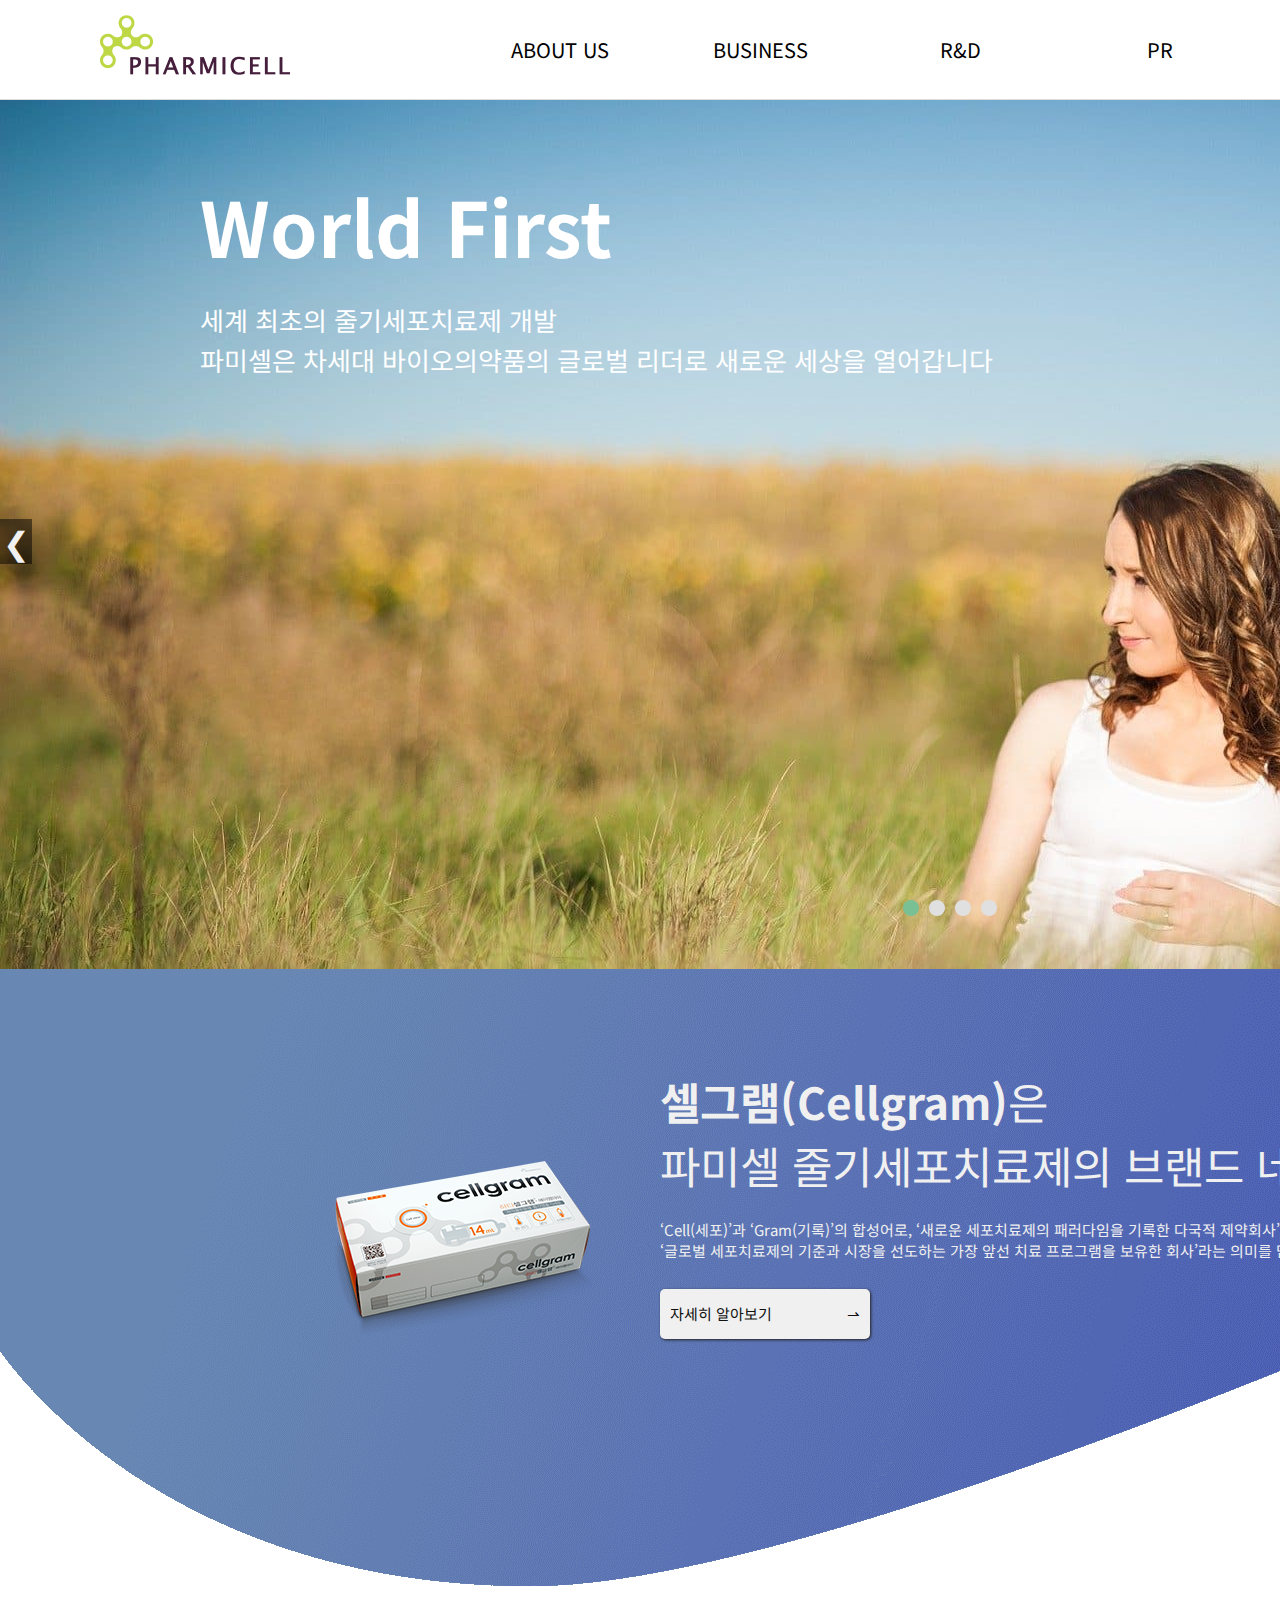
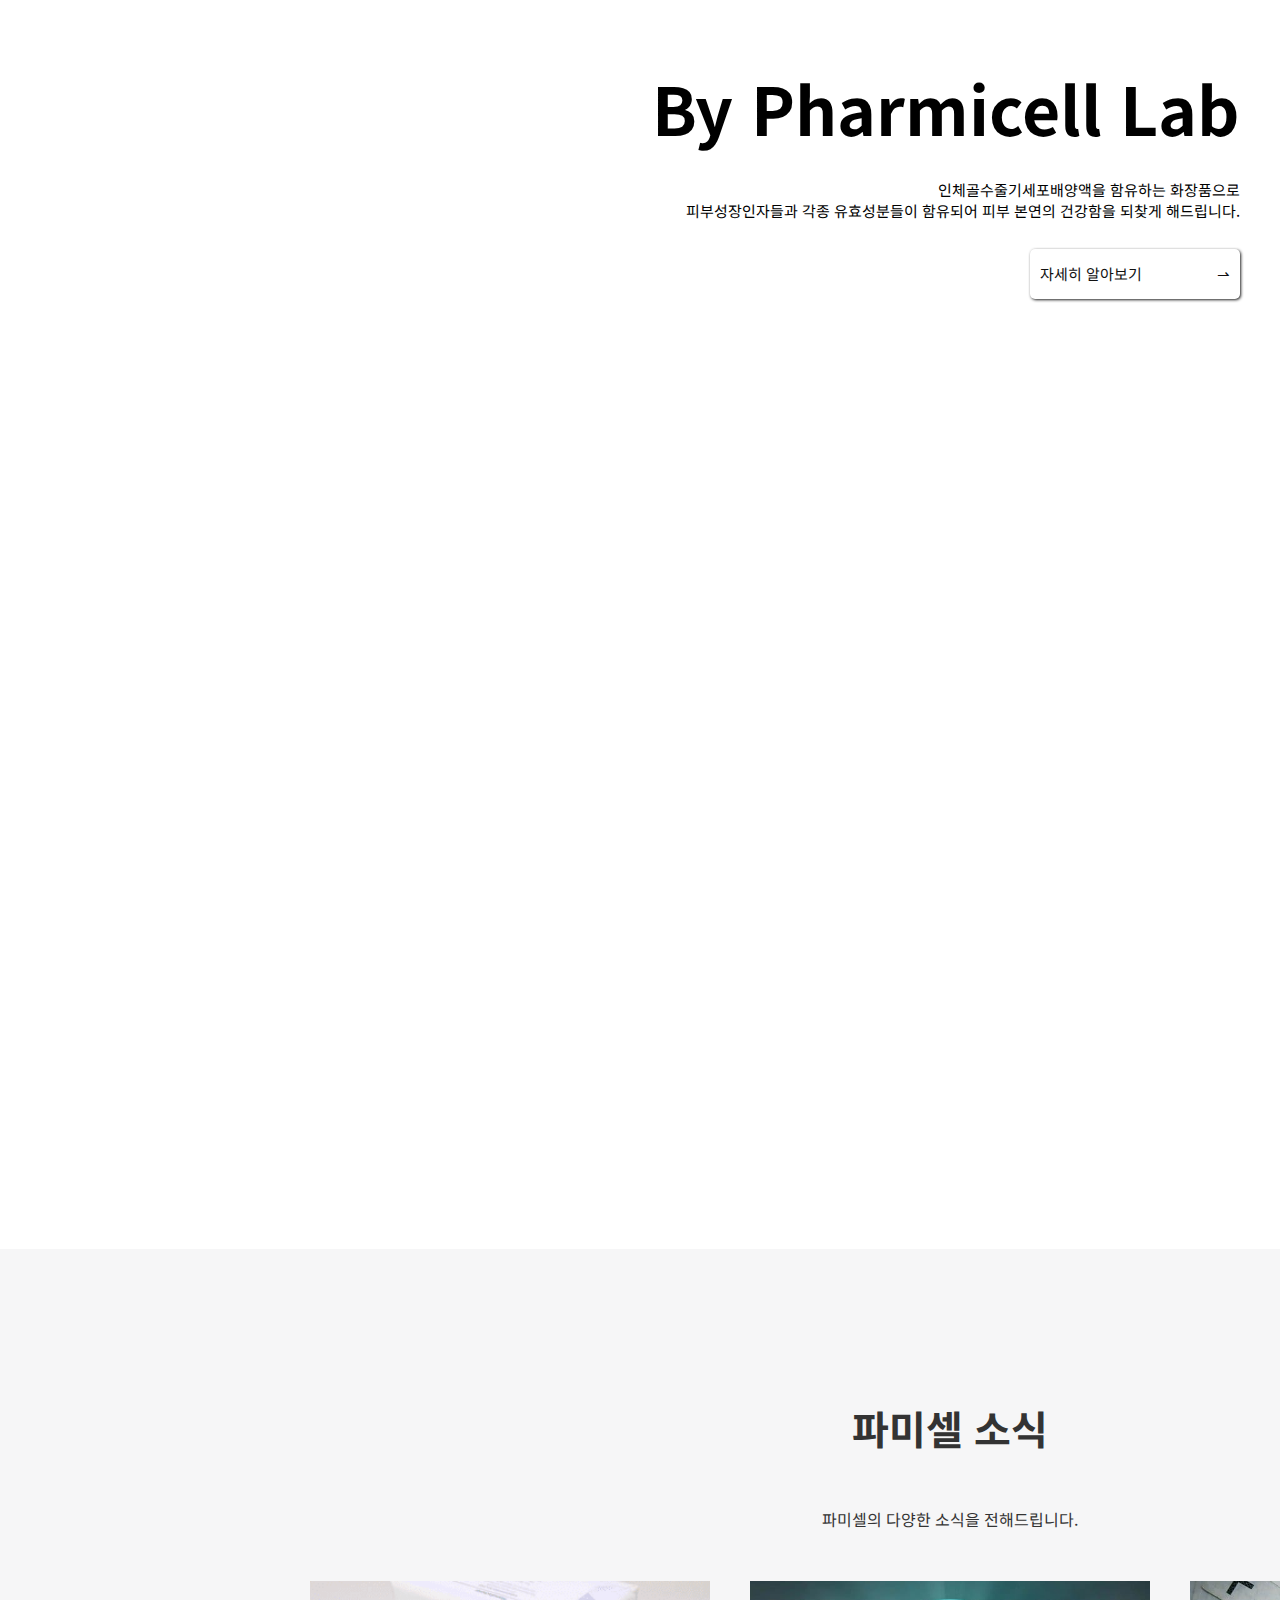
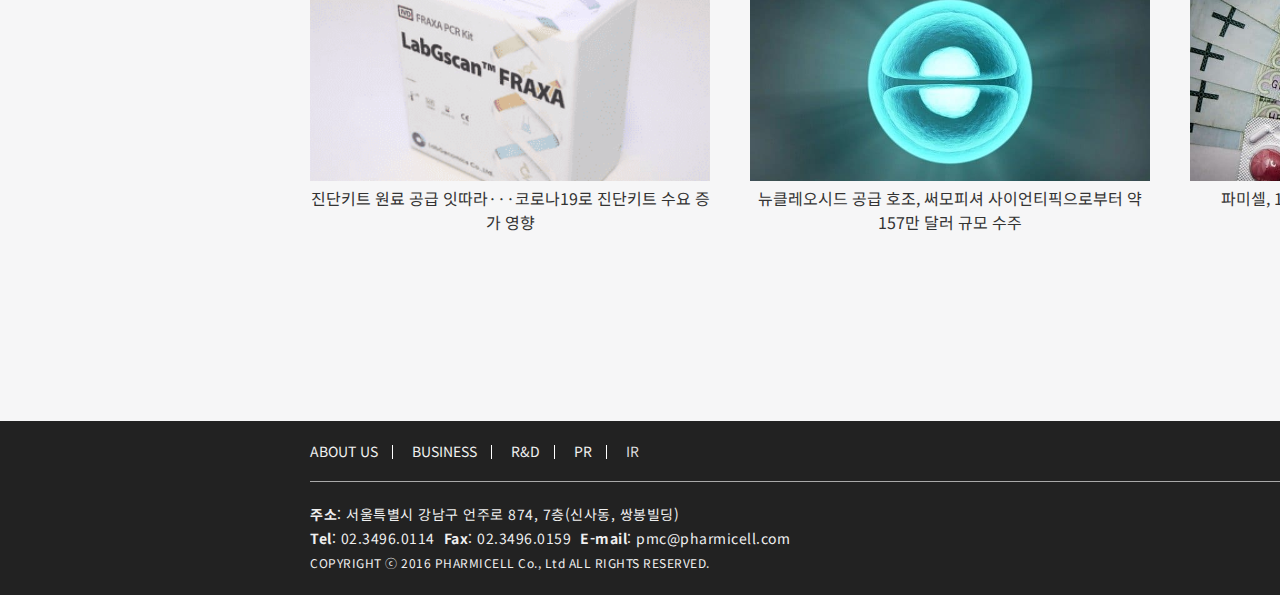
<file: works/pharm/index.html>
﻿<!DOCTYPE html>
<html lang="ko">
<head>
  <meta charset="UTF-8">
  <meta name="viewport" content="width=device-width, initial-scale=1.0">
  <link rel="stylesheet" href="index.css">
  <link rel="shortcut icon" href="images/favicon.png" type="image/x-icon">
  <title>PHARMICELL</title>
  <script src="js/jquery-3.5.0.js"></script>
</head>
<body>
  <header>
    <h1><a href="index.html"><img src="images/logo.png" alt="파미셀 로고"></a></h1>
    <h2 class="hide">대메뉴</h2>
    <nav>
      <ul>
        <li><a href="category/a_ceosay.html">ABOUT US</a>
          <ul class="sub_menu">
            <li><a href="category/a_ceosay.html">CEO 인사말</a></li>
            <li><a href="category/a_manage.html">경영철학</a></li>
            <li><a href="category/a_history.html">연혁</a></li>
            <li><a href="category/a_businessfield.html">사업영역</a></li>
            <li><a href="category/a_comeway.html">오시는 길</a></li>
          </ul>
        </li>
        <li><a href="category/b_cellgram.html">BUSINESS</a>
          <ul class="sub_menu">
            <li><a href="category/b_cellgram.html">Cellgram</a></li>
            <li><a href="category/b_bio.html">바이오 케미컬</a></li>
            <li class="renewal"><a href="#">줄기세포은행</a></li>
            <li class="renewal"><a href="#">화장품&nbsp;<img src="images/shortcut.png" alt="파미셀랩 바로가기" style="width:20px; height:20px; transform:translateY(20%);"></a></li>
            <li><a href="category/b_partner.html">Partnership</a></li>
          </ul>
        </li>
        <li><a href="category/r_intro.html">R&D</a>
          <ul class="sub_menu">
            <li><a href="category/r_intro.html">연구소 소개</a></li>
            <li><a href="category/r_cmo.html">CMO 소개</a></li>
            <li class="renewal"><a href="#">파이프라인</a></li>
          </ul>
        </li>
        <li><a href="category/p_notice.html">PR</a>
          <ul class="sub_menu">
            <li><a href="category/p_notice.html">공지사항</a></li>
            <li><a href="category/p_news.html">보도자료</a></li>
            <li><a href="category/p_media.html">IN 미디어</a></li>
          </ul>
        </li>
        <li><a href="#">IR</a>
          <ul class="sub_menu">
            <li class="renewal"><a href="#">주가정보</a></li>
            <li class="renewal"><a href="#">재무정보</a></li>
            <li class="renewal"><a href="#">공시정보</a></li>
            <li class="renewal"><a href="#">자료실</a></li>
          </ul>
        </li>
      </ul>
      <div class="sub_menu_back"></div> <!--드롭다운 배경-->
    </nav>
  </header>
  <!-- 슬라이드 영역 시작 -->
  <section>
    <h2 class="hide">슬라이드영역</h2>
    <a class="prev" href="#">&#10094;</a>
    <a class="next" href="#">&#10095;</a>
    <div class="control">
      <div>
        <ul>
          <li><a href="#" class="dot">파미셀개요</a></li>
          <li><a href="#" class="dot">원료의약중간체</a></li>
          <li><a href="#" class="dot">줄기세포배양액화장품</a></li>
          <li><a href="#" class="dot">줄기세포보관사업</a></li>
        </ul>
      </div>
    </div>
    <div class="container">
      <div class="slide slideimg1 fade">
        <div class="crop">
          <img src="images/family.jpg" alt="첫번째슬라이드">
        </div>
        <div class="text">
          <p>World First</p>
          <span>세계 최초의 줄기세포치료제 개발<br>파미셀은 차세대 바이오의약품의 글로벌 리더로 새로운 세상을 열어갑니다</span>
        </div>
      </div>
      <div class="slide slideimg2 fade">
        <div class="crop">
          <img src="images/dna.jpg" alt="두번째슬라이드">
        </div>
        <div class="text">
          <p>원료의약중간체 생산</p>
          <span>케미컬사업부는 세계적인 제약회사들의<br>
            차세대 신약개발에 필요한 원료의약중간체들을 개발 및 생산합니다</span>
        </div>
      </div>
      <div class="slide slideimg3 fade">
        <div class="crop">
          <img src="images/cosmetics.png" alt="세번째슬라이드">
        </div>
        <div class="text">
          <p>By Pharmicell Lab</p>
          <span>파미셀의 바이오 생명과학 기술력으로 탄생한<br>줄기세포배양액 화장품 브랜드</span>
          <a title="준비중입니다." href="#" target="_blank">자세히 알아보기<span>&#8640;</span></a>
        </div>
      </div>
      <div class="slide slideimg4 fade">
        <div class="crop">
          <img src="images/twelve.jpg" alt="네번째슬라이드">
        </div>
        <div class="text">
          <p>Twelve</p>
          <span>파미셀의 줄기세포은행<br>건강을 위한 첫 단추입니다</span>
        </div>
      </div>
    </div>
  </section>
  <!-- // 슬라이드 영역 끝 -->
  <!-- 대표 콘텐츠 영역 시작 -->
  <div class="two_con">
    <div class="cellgram">
      <img src="images/cellgram.png" alt="셀그램">
      <p><strong>셀그램(Cellgram)</strong>은<br> 파미셀 줄기세포치료제의 브랜드 네임입니다.</p>
      <p>‘Cell(세포)’과 ‘Gram(기록)’의 합성어로, ‘새로운 세포치료제의 패러다임을 기록한
        다국적 제약회사’,<br> ‘글로벌 세포치료제의 기준과 시장을 선도하는 가장 앞선 치료 프로그램을
        보유한 회사’라는 의미를 담고 있습니다.</p>
      <a href="category/b_cellgram.html" target="_blank" title="새창으로 열림">자세히 알아보기<span>&#8640;</span></a>
    </div>
    <div class="cosmetic">
      <img src="images/cosmetics_real.png" alt="화장품">
      <p><strong>By Pharmicell Lab</strong></p>
      <p>인체골수줄기세포배양액을 함유하는 화장품으로<br> 피부성장인자들과 각종 유효성분들이 함유되어 피부 본연의 건강함을 되찾게 해드립니다.</p>
      <a href="#" target="_blank" title="준비중입니다.">자세히 알아보기<span>&#8640;</span></a>
    </div>
  </div>
  <!-- // 대표 콘텐츠 영역 끝 -->
  <!-- 패럴랙스 영역 시작 -->
  <div class="parallex">
    <p><span style="font-weight: bold; font-size: 54px; letter-spacing: 2px;">Nucleoside</span><br>
    뉴클레오시드(Nucleoside)는 유전자의 기본 요소인 DNA, RNA의 구성 요소에 해당하는 물질로서<br>
      유전자 진단시약 및 안티센스(Antisense) 의약품의 원료로 쓰입니다.<br>
    파미셀의 뉴클레오시드는 기술력과 생산력을 인정받아 전세계 뉴클레오시드 시장의 <b>80%이상</b>을 점유하고 있습니다.<br>
    <span><a href="category/b_bio.html" target="_blank">Learn more</a></span>
    </p>
  </div>
  <!-- // 패럴랙스 영역 끝 -->
  <!-- 뉴스 영역 시작 -->
  <div class="news_wrap">
    <div class="news">
      <p title="소식더보기"><a href="category/p_notice.html" target="_blank">파미셀 소식</a><span><a href="category/p_notice.html" target="_blank">&#9547;</a></span></p>
      <p>파미셀의 다양한 소식을 전해드립니다.</p>
      <div class="news_content">
        <div class="news_con news_con_1">
          <a href="#" class="news_popup">
            <figure>
              <img src="images/news_img1.png" alt="뉴스이미지1">
              <figcaption>진단키트 원료 공급 잇따라···코로나19로 진단키트 수요 증가 영향</figcaption>
            </figure>
          </a>
        </div>
        <div class="news_con news_con_2">
          <a href="#" class="news_popup">
            <figure>
              <img src="images/news_img2.jpg" alt="뉴스이미지2">
              <figcaption>뉴클레오시드 공급 호조, 써모피셔 사이언티픽으로부터 약 157만 달러 규모 수주</figcaption>
            </figure>
          </a>
        </div>
        <div class="news_con news_con_3">
          <a href="#" class="news_popup">
            <figure>
              <img src="images/news_img3.jpg" alt="뉴스이미지3">
              <figcaption>파미셀, 14년 만에 흑자···유전자치료제 시장 개화</figcaption>
            </figure>
          </a>
        </div>
      </div>
    </div>
  </div>
  <!-- // 뉴스 영역 끝 -->
  <!-- 푸터 영역 시작 -->
  <footer>
    <ul>
      <li><a href="category/a_ceosay.html">ABOUT US</a></li>
      <li><a href="category/b_cellgram.html">BUSINESS</a></li>
      <li><a href="category/r_intro.html">R&D</a></li>
      <li><a href="category/p_notice.html">PR</a></li>
      <li class="renewal"><a href="#">IR</a></li>
    </ul>
    <div>
      <a href="index.html"><img src="images/footer_logo.png" alt="파미셀 로고"></a>
      <p><strong>주소</strong>: 서울특별시 강남구 언주로 874, 7층(신사동, 쌍봉빌딩)<br>
        <strong>Tel</strong>: 02.3496.0114&nbsp; <strong>Fax</strong>: 02.3496.0159&nbsp; <strong>E-mail</strong>:
        pmc@pharmicell.com</p>
      <span>COPYRIGHT ⓒ 2016 PHARMICELL Co., Ltd ALL RIGHTS RESERVED.</span>
    </div>
    <div><a href="#top" style="color:#fff; font-size: 30px;">&#8593;</a></div>
  </footer>
  <!-- 푸터 영역 끝 -->
  <script src="js/menu.js"></script>
  <script src="js/index.js"></script>
</body>
</html>
</file>
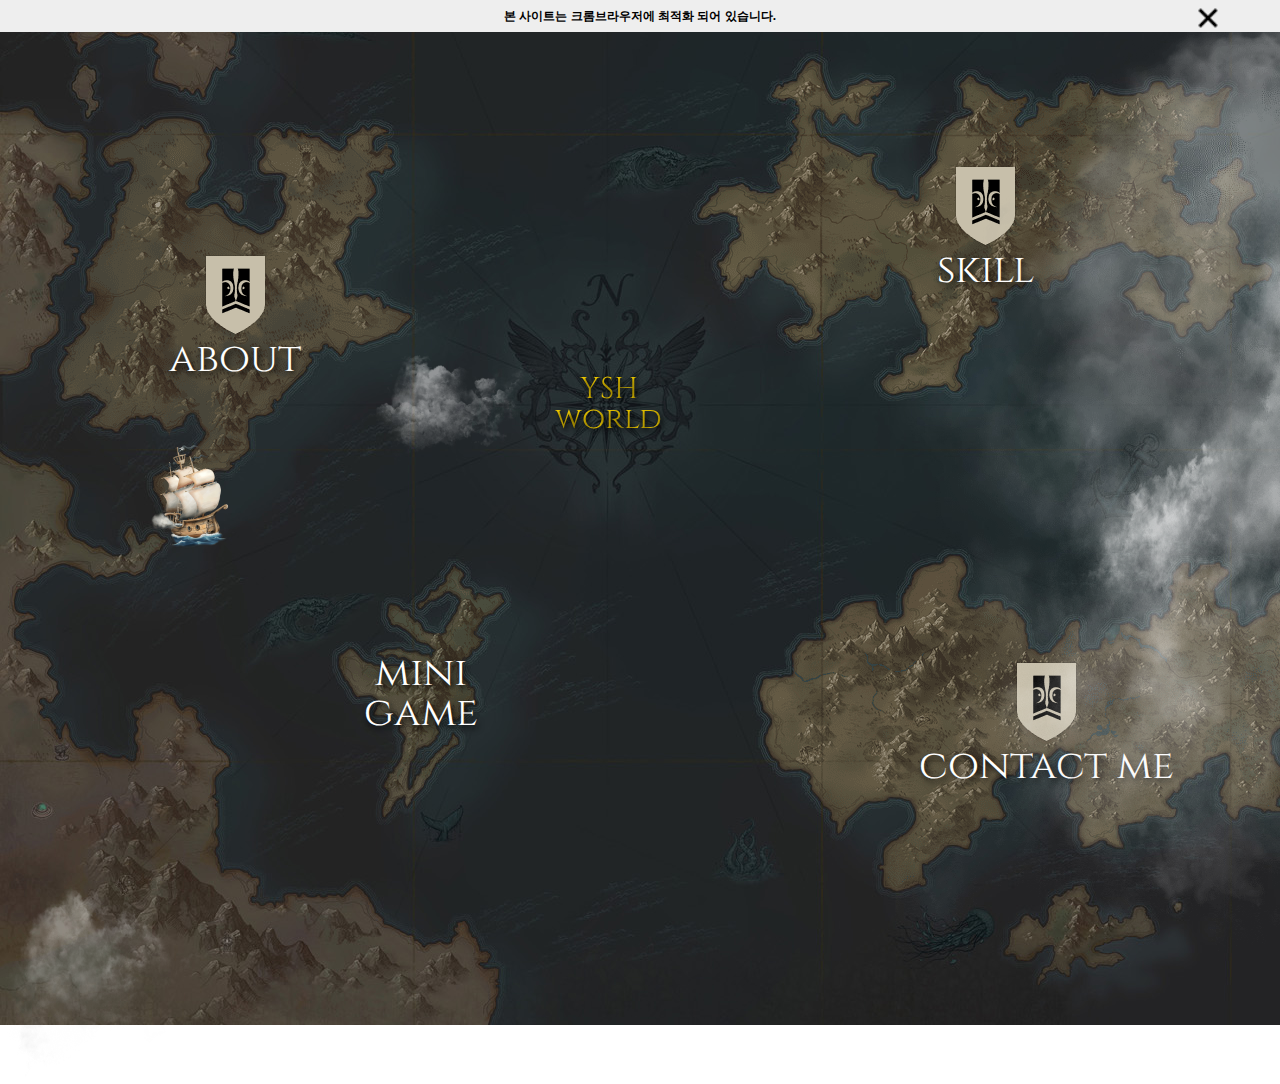
<file: main.html>
<!DOCTYPE html>
<html lang="ko">
  <head>
    <meta charset="UTF-8" />
    <meta name="viewport" content="width=device-width, initial-scale=1.0" />
    <link rel="shortcut icon" href="img/favicon.ico" />
    <link rel="icon" href="img/favicon.ico" />
    <title>유승한 포트폴리오</title>
    <link rel="stylesheet" href="css/index.css" />
    <link rel="stylesheet" href="css/reset.css" />
    <script src="js/jquery-3.5.1.js"></script>
  </head>
  <body>
    <div class="desktop">
      <div class="alert">
        <p>본 사이트는 크롬브라우저에 최적화 되어 있습니다.</p>
        <a href="#">
          <img src="img/alert_close_btn.png" alt="알림창" />
        </a>
      </div>
      <div class="yoo">
        YSH<br />
        world
      </div>
      <!-- about -->
      <a href="#" class="about_map common">
        <div class="logo">
          <div class="mark">
            <img src="img/map_symbol.png" alt="스킬" />
          </div>
          <span class="text">
            about
          </span>
        </div>
      </a>
      <div class="about_modal_wrap modal_wrap">
        <svg>
          <rect width="1024" height="800" fill="none" />
        </svg>
        <div class="modal">
          <div class="contents_text">
            <div class="real_contents_box">
              <div class="face_name_wrap">
                <div class="face">
                  <img src="img/me.jpg" alt="내사진" />
                </div>
                <div class="name">
                  - 이름: 유승한<br />
                  - 나이: <span class="age"></span><br />
                  - 춘천고등학교 졸업<br />
                  - 안산 라인컴퓨터아트학원 멀티미디어콘텐츠제작(스마트웹 &
                  앱디자인) 과정 수료
                </div>
              </div>
              <div class="face_text">
                <p>
                  평소 MDN, javascript.info 사이트를 이용해 공부하며
                  어떤 문제에 부딪혀서 혼자 돌파구를 찾지 못할땐 Stack Overflow
                  사이트에서 도움을 얻습니다.<br>
                  jQuery와 plugin을 사용할줄 알며 바닐라 자바스크립트로 코딩하는 것을 선호합니다.<br>
                  끝없이 탐구하며 문제를 해결하는 과정을 즐깁니다.<br>
                  배움을 멈추지 않을 것이며 항상 긍정적인 마인드로 언제든지 새로운 사람, 새로운 기술, 새로운 환경을 맞이할 준비가 되어있습니다.
                </p>
              </div>
            </div>
          </div>
          <div class="compass">
            <img src="img/compass.png" alt="나침반" />
          </div>
          <a href="#" class="close"></a>
        </div>
      </div>
      <!-- // about -->
      <!-- skill -->
      <a href="#" class="skill_map common">
        <div class="logo">
          <div class="mark">
            <img src="img/map_symbol.png" alt="스킬" />
          </div>
          <span class="text">
            skill
          </span>
        </div>
      </a>
      <div class="skill_modal_wrap modal_wrap">
        <div class="modal">
          <div class="skill_contents contents_text">
            <div class="real_contents_box">
              <div class="skill_logo_wrap">
                <div class="skill_logo">
                  <img src="img/logo_html.png" alt="html로고" />
                </div>
                <p>
                  시맨틱 태그 및 기타 알맞은 태그를 사용해 홈페이지의 기본
                  뼈대를 능숙히 설계할 수 있습니다.
                </p>
              </div>
              <div class="skill_logo_wrap">
                <div class="skill_logo">
                  <img src="img/logo_css.png" alt="css로고" />
                </div>
                <p>
                  속성과 선택자를 정확히 이해하고 사용하며 미디어 쿼리를 이용한
                  반응형 홈페이지를 제작할 수 있습니다.
                </p>
              </div>
              <div class="skill_logo_wrap">
                <div class="skill_logo">
                  <img src="img/logo_js.png" alt="js로고" />
                </div>
                <p>
                  기본적인 제어문, 연산자, 메소드, 프로퍼티 등을 이해하고 있으며
                  알맞게 활용할 수 있습니다. ES6버전의 문법을 사용할 수
                  있습니다.
                </p>
              </div>
              <div class="skill_logo_wrap">
                <div class="skill_logo">
                  <img src="img/logo_jquery.png" alt="jquery로고" />
                </div>
                <p>
                  각종 선택자, 이벤트, 체이닝, 트래버싱을 이해하며 알맞게 활용할
                  수 있습니다.
                </p>
              </div>
              <div class="skill_logo_wrap">
                <div class="skill_logo">
                  <img src="img/logo_sass.png" alt="sass로고" />
                </div>
                <p>
                  중첩(Nesting), 변수, mixin을 활용하여 기본적인 코드를 구성할
                  수 있습니다.
                </p>
              </div>
            </div>
          </div>
          <div class="compass">
            <img src="img/compass.png" alt="나침반" />
          </div>
          <a href="#" class="close"></a>
        </div>
      </div>
      <!-- // skill -->
      <!-- works -->
      <a href="#" class="works_map common">
        <div class="logo">
          <div class="mark">
            <img src="img/map_symbol.png" alt="스킬" />
          </div>
          <span class="text">
            works
          </span>
        </div>
      </a>
      <div class="works_modal_wrap modal_wrap">
        <svg>
          <rect width="1024" height="800" fill="none" />
        </svg>
        <div class="modal">
          <div class="works_contents contents_text">
            <p>모든 작업물은 100% 개인작업물입니다.</p>
            <div class="works_slide_arrow">
              <a href="#" class="works_left_btn"></a>
              <a href="#" class="works_right_btn"></a>
            </div>
            <div class="works_page">
              <div>
                <ul>
                  <li>1</li>
                  <li>2</li>
                  <li>3</li>
                  <li>4</li>
                  <li>5</li>
                  <li>6</li>
                  <li>7</li>
                </ul>
              </div>
              <span>/ 7</span>
            </div>
            <div class="works_slide_wrap">
              <div class="real_contents_box works_slide">
                <div class="pharmicell_wrap works_common">
                  <div class="works_img">
                    <img src="img/thumb_artfive.png" alt="파미셀" />
                  </div>
                  <div class="works_text">
                    <p>Artfive</p>
                    <p>
                      #반응형 #SCSS #Vanilla JS<br>기획·코딩 100%, 제작기간 3일
                    </p>
                    <p>
                      아트파이브 웹사이트를 반응형으로 리뉴얼 하였습니다. 동작 구현은 순수 자바스크립트로만 하였습니다.<br><br>
                      메인 1개
                    </p>
                  </div>
                  <div class="link_btn">
                  <a
                      href="works/artfive/index.html"
                      class="siteview"
                      target="_blank"
                      >SITE VIEW</a>
                    <a
                      href="https://github.com/yooseunghan24/artfive"
                      class="codeview"
                      target="_blank"
                      >Github</a>
                  </div>
                </div>
                <div class="koz_wrap works_common">
                  <div class="works_img">
                    <img src="img/thumb_koz.png" alt="koz">
                  </div>
                  <div class="works_text">
                    <p>KOZ ENTERTAINMENT</p>
                    <p>
                      #반응형 #SCSS #swiper plugin<br>기획·코딩 100%, 제작기간 3일
                    </p>
                    <p>
                      KOZ 엔터테인먼트의 홈페이지를 따라 만들었습니다.<br><br>
                      메인 1개, 서브 1개(About Koz)
                    </p>
                  </div>
                  <div class="link_btn">
                    <a
                      href="works/koz/index.html"
                      class="siteview"
                      target="_blank"
                      >SITE VIEW</a
                    >
                    <a
                      href="https://github.com/yooseunghan24/koz_entertainment"
                      class="codeview"
                      target="_blank"
                      >Github</a
                    >
                  </div>
                </div>
                <div class="pharmicell_wrap works_common">
                  <div class="works_img">
                    <img src="img/thumb_pharmicell.png" alt="파미셀" />
                  </div>
                  <div class="works_text">
                    <p>파미셀</p>
                    <p>#PC화면 최적화<br>기획·디자인·코딩 100%, 제작기간 2주</p>
                    <p>
                      바이오 회사인 파미셀의 홈페이지를 리뉴얼 하였습니다.<br><br>
                      메인 1개, 서브 13개
                    </p>
                  </div>
                  <div class="link_btn">
                    <a
                      href="works/pharm/index.html"
                      class="siteview"
                      target="_blank"
                      >SITE VIEW</a
                    >
                    <a
                      href="https://github.com/yooseunghan24/pharmicell"
                      class="codeview"
                      target="_blank"
                      >Github</a
                    >
                  </div>
                </div>
                <div class="restaurant_wrap works_common">
                  <div class="works_img">
                    <img src="img/thumb_outback.png" alt="아웃백" />
                  </div>
                  <div class="works_text">
                    <p>아웃백 스테이크 하우스</p>
                    <p>#반응형<br>기획·코딩 100%, 제작기간 4일</p>
                    <p>
                      기존의 아웃백 홈페이지를 반응형으로 리뉴얼 했습니다.<br><br>
                      메인 1개, 서브 1개(OUTBACK STORY)
                    </p>
                  </div>
                  <div class="link_btn">
                    <a
                      href="works/outback/index.html"
                      class="siteview"
                      target="_blank"
                      >SITE VIEW</a
                    >
                    <a
                      href="https://github.com/yooseunghan24/OutbackSteakHouse"
                      class="codeview"
                      target="_blank"
                      >Github</a
                    >
                  </div>
                </div>
                <div class="dieu_wrap works_common">
                  <div class="works_img">
                    <img src="img/thumb_dieu.png" alt="dieu" />
                  </div>
                  <div class="works_text">
                    <p>DIEU NEO</p>
                    <p>#반응형 #Vanilla JS<br>기획·코딩 100%, 제작기간 7일</p>
                    <p>
                      디자인은 템플릿을 참고하여 가상의 갤러리 사이트를 제작하였습니다. 동작 구현은 순수 자바스크립트로만 하였습니다.<br><br>
                      메인 1개, 서브 4개
                    </p>
                  </div>
                  <div class="link_btn">
                    <a
                      href="works/dieu/index.html"
                      class="siteview"
                      target="_blank"
                      >SITE VIEW</a
                    >
                    <a
                      href="https://github.com/yooseunghan24/Gallery"
                      class="codeview"
                      target="_blank"
                      >Github</a
                    >
                  </div>
                </div>
                <div class="mainsite_wrap works_common">
                  <div class="works_img">
                    <img src="img/thumb_mainsite.png" alt="내사이트">
                  </div>
                  <div class="works_text">
                    <p>포트폴리오 사이트</p>
                    <p>#반응형<br>기획·디자인·코딩 100%</p>
                    <p>
                      저의 가치관을 잘 드러낼 수 있는 항해, 탐험 컨셉으로 포트폴리오 사이트를 제작하였습니다.
                    </p>
                  </div>
                  <div class="link_btn">
                    <a
                      href="#"
                      class="siteview"
                      target="_blank"
                      >SITE VIEW</a
                    >
                    <a
                      href="https://github.com/yooseunghan24/my-portfolio"
                      class="codeview"
                      target="_blank"
                      >Github</a
                    >
                  </div>
                </div>
                <div class="other_portfolio_wrap works_common">
                  <div class="works_img">
                    <img src="img/m_thumb_other.jpg" alt="other" />
                  </div>
                  <div class="works_text">
                    <p>다른 콘셉트 포트폴리오</p>
                    <p>#반응형 #Vanilla_JS #SCSS<br>기획·디자인·코딩 100%, 제작기간 4일</p>
                    <p>
                      다른 콘셉트의 포트폴리오를 만들었습니다.<br><br>
                    </p>
                  </div>
                  <div class="link_btn">
                    <a
                      href="works/other-portfolio/index.html"
                      class="siteview"
                      target="_blank"
                      >SITE VIEW</a
                    >
                    <a
                      href="https://github.com/yooseunghan24/mainpage"
                      class="codeview"
                      target="_blank"
                      >Github</a
                    >
                  </div>
                </div>
              </div>
            </div>
          </div>
          <div class="compass">
            <img src="img/compass.png" alt="나침반" />
          </div>
          <a href="#" class="close"></a>
        </div>
      </div>
      <!-- // works -->
      <!-- contact -->
      <a href="#" class="contact_map common">
        <div class="logo">
          <div class="mark">
            <img src="img/map_symbol.png" alt="스킬" />
          </div>
          <span class="text">
            contact me
          </span>
        </div>
      </a>
      <div class="contact_modal_wrap modal_wrap">
        <div class="modal">
          <div class="contact_contents contents_text">
            <div class="real_contents_box">
              <p>저의 포트폴리오를 봐주셔서 감사합니다.</p>
              <a href="tel:010-3569-9531">
                <div class="contact_contents_imgbox">
                  <img src="img/call_icon.png" alt="전화" />
                </div>
                <span>010-3569-9531</span>
              </a>
              <a href="mailto:ushan24@naver.com">
                <div class="contact_contents_imgbox">
                  <img src="img/email_icon.png" alt="이메일" />
                </div>
                <span>ushan24@naver.com</span>
              </a>
            </div>
            <p>Copyright 2020. 유승한 all rights reserved.</p>
          </div>
          <div class="compass">
            <img src="img/compass.png" alt="나침반" />
          </div>
          <a href="#" class="close"></a>
        </div>
      </div>
      <!-- // contact -->
      <!-- minigame -->
      <a href="#" class="minigame_map common">
        <div class="logo">
          <span class="text"> mini<br />game </span>
        </div>
      </a>
      <div class="minigame_modal_wrap modal_wrap">
        <div class="modal">
          <div class="minigame_contents contents_text">
            <div class="game_wrap">
              <div>
                <img src="img/minigame_card.jpg" alt="카드뒤집기게임" />
              </div>
              <p>카드 뒤집기 게임</p>
              <a href="works/card/index.html" target="_blank">게임하러가기</a>
            </div>
            <div class="game_wrap">
              <div>
                <img src="img/minigame_lotto.JPG" alt="로또번호추첨" />
              </div>
              <p>로또 번호 추첨</p>
              <a href="works/lotto/index.html" target="_blank">게임하러가기</a>
            </div>
          </div>
          <a href="#" class="close"></a>
        </div>
      </div>
      <!-- // minigame -->
      <!-- 이펙트 -->
      <div class="cloud cloud1">
        <img src="img/cloud4.png" alt="구름" />
      </div>
      <div class="cloud cloud2">
        <img src="img/cloud5.png" alt="구름" />
      </div>
      <div class="cloud cloud3">
        <img src="img/cloud6.png" alt="구름" />
      </div>
      <div class="cloud cloud4">
        <img src="img/cloud4.png" alt="구름" />
      </div>
      <div class="cloud cloud5">
        <img src="img/cloud5.png" alt="구름" />
      </div>
      <div class="cloud cloud6">
        <img src="img/cloud6.png" alt="구름" />
      </div>
      <div class="shark">
        <img src="img/shark.png" alt="상어" />
      </div>
      <div class="ship">
        <img src="img/ship.png" alt="배" />
      </div>
      <div class="minimap_wrap">
        <div class="minibox"></div>
      </div>
      <!-- // 이펙트 -->
    </div>
    <!-- // PC버전 -->
    <!-- 모바일버전 -->
    <div class="phone_tablet">
      <div class="phone_tablet_wrap">
        <div class="alert">
          <p>본 사이트는 PC 크롬브라우저로 보는 것을 권장합니다.</p>
          <a href="#">
            <img src="img/alert_close_btn.png" alt="알림창" />
          </a>
        </div>
        <!-- m_intro -->
        <section class="m_intro">
          <h2>인트로영역</h2>
          <p>세상을 끝없이 항해하는 유승한입니다.</p>
          <div class="scroll_icon">
            <div class="scroll_dot"></div>
          </div>
        </section>
        <!-- // m_intro -->
        <!--  m_about -->
        <section class="m_about">
          <h2>about 섹션</h2>
          <h3>About</h3>
          <div class="m_about_face_wrap">
            <div class="m_about_face">
              <img src="img/me.jpg" alt="내사진" />
            </div>
            <div class="m_about_face_text">
              - 이름: 유승한<br>
              - 나이: <span class="age"></span><br>
              - 주소: 경기도 성남시<br>
              - 춘천고등학교 졸업<br>
              - 안산 라인컴퓨터아트학원 멀티미디어콘텐츠제작(스마트웹 & 앱디자인)
              과정 수료
            </div>
          </div>
          <div class="m_about_text_wrap">
            <p>
              평소 MDN, javascript.info 사이트를 이용해 공부하며
              어떤 문제에 부딪혀서 혼자 돌파구를 찾지 못할땐 Stack Overflow
              사이트에서 도움을 얻습니다.<br><br>
              jQuery와 plugin을 사용할줄 알며 바닐라 자바스크립트로 코딩하것을 선호합니다.<br><br>
              끝없이 탐구하며 문제를 해결하는 과정을 즐깁니다.<br><br>
              배움을 멈추지 않을 것이며 항상 긍정적인 마인드로 언제든지 새로사람, 새로운 기술, 새로운 환경을 맞이할 준비가 되어있습니다.
            </p>
          </div>
        </section>
        <!-- // m_about -->
        <!-- m_skill -->
        <section class="m_skill">
          <h2>skill 섹션</h2>
          <h3>Skill</h3>
          <div class="m_skill_contents_wrap">
            <div class="m_skill_contents_icon">
              <img src="img/m_logo_html.png" alt="html로고" />
            </div>
            <div class="m_skill_contents_text">
              <p>
                시맨틱 태그 및 기타 알맞은 태그를 사용해 홈페이지의 기본 뼈대를
                능숙히 설계할 수 있습니다.
              </p>
            </div>
          </div>
          <div class="m_skill_contents_wrap">
            <div class="m_skill_contents_icon">
              <img src="img/m_logo_css.png" alt="css로고" />
            </div>
            <div class="m_skill_contents_text">
              <p>
                속성과 선택자를 정확히 이해하고 사용하며 미디어 쿼리를 이용한
                반응형 홈페이지를 제작할 수 있습니다.
              </p>
            </div>
          </div>
          <div class="m_skill_contents_wrap">
            <div class="m_skill_contents_icon">
              <img src="img/m_logo_js.png" alt="js로고" />
            </div>
            <div class="m_skill_contents_text">
              <p>
                기본적인 제어문, 연산자, 메소드, 프로퍼티, 객체 등을 이해하고
                있으며 알맞게 활용할 수 있습니다.
              </p>
            </div>
          </div>
          <div class="m_skill_contents_wrap">
            <div class="m_skill_contents_icon">
              <img src="img/m_logo_jquery.png" alt="sass로고" />
            </div>
            <div class="m_skill_contents_text">
              <p>
                각종 선택자, 이벤트, 체이닝, 트래버싱을 이해하며 알맞게 활용할
                수 있습니다.
              </p>
            </div>
          </div>
          <div class="m_skill_contents_wrap">
            <div class="m_skill_contents_icon">
              <img src="img/m_logo_sass.png" alt="jquery로고" />
            </div>
            <div class="m_skill_contents_text">
              <p>
                중첩(Nesting), 변수, mixin을 활용하여 기본적인 코드를 구성할 수
                있습니다.
              </p>
            </div>
          </div>
        </section>
        <!-- // m_skill -->
        <!-- m_works -->
        <section class="m_works">
          <h2>works 섹션</h2>
          <h3>Works</h3>
          <div class="m_works_contents_wrap">
            <div class="m_works_contents_img">
              <img src="img/m_thumb_artfive.jpg" alt="아트파이브썸네일" />
            </div>
            <div class="m_works_contents_text">
              <p class="works_subtitle">Artfive</p>
              <p class="works_type">#반응형 #SCSS #Vanilla JS<br>기획·코딩 100%, 제작기간 3일</p>
              <br>
              <p class="works_subtext">
                아트파이브 웹사이트를 반응형으로 리뉴얼 하였습니다. 동작 구현은 순수 자바스크립트로만 하였습니다.
              </p>
              <a
                href="works/artfive/index.html"
                class="m_siteview"
                target="_blank"
                >SITE VIEW</a
              >
              <a
                href="https://github.com/yooseunghan24/artfive"
                class="m_codeview"
                target="_blank"
                >Github</a
              >
            </div>
          </div>
          <div class="m_works_contents_wrap">
            <div class="m_works_contents_img">
              <img src="img/m_thumb_koz.jpg" alt="KOZ썸네일" />
            </div>
            <div class="m_works_contents_text">
              <p class="works_subtitle">KOZ ENTERTAINMENT</p>
              <p class="works_type">#반응형 #SCSS #swiper plugin<br>기획·코딩 100%, 제작기간 3일</p>
              <br>
              <p class="works_subtext">
                KOZ 엔터테인먼트의 홈페이지를 따라 만들었습니다. 
              </p>
              <a href="works/koz/index.html" class="m_siteview" target="_blank"
                >SITE VIEW</a
              >
              <a
                href="https://github.com/yooseunghan24/koz_entertainment"
                class="m_codeview"
                target="_blank"
                >Github</a
              >
            </div>
          </div>
          <div class="m_works_contents_wrap">
            <div class="m_works_contents_img">
              <img src="img/m_thumb_pharmicell.jpg" alt="파미셀썸네일" />
            </div>
            <div class="m_works_contents_text">
              <p class="works_subtitle">파미셀</p>
              <p class="works_type">#PC화면 최적화<br>기획·디자인·코딩 100%, 제작기간 2주</p>
              <br />
              <p class="works_subtext">
                제약회사인 파미셀의 홈페이지를 리뉴얼 했습니다.
              </p>
              <a
                href="works/pharm/index.html"
                class="m_siteview"
                target="_blank"
                >SITE VIEW</a
              >
              <a
                href="https://github.com/yooseunghan24/pharmicell"
                class="m_codeview"
                target="_blank"
                >Github</a
              >
            </div>
          </div>
          <div class="m_works_contents_wrap">
            <div class="m_works_contents_img">
              <img src="img/m_thumb_outback.jpg" alt="아웃백썸네일" />
            </div>
            <div class="m_works_contents_text">
              <p class="works_subtitle">아웃백 스테이크 하우스</p>
              <p class="works_type">#반응형<br>기획·코딩 100%, 제작기간 4일</p>
              <br>
              <p class="works_subtext">
                기존의 아웃백 홈페이지를 반응형으로 리뉴얼 했습니다.
              </p>
              <a
                href="works/outback/index.html"
                class="m_siteview"
                target="_blank"
                >SITE VIEW</a
              >
              <a
                href="https://github.com/yooseunghan24/OutbackSteakHouse"
                class="m_codeview"
                target="_blank"
                >Github</a
              >
            </div>
          </div>
          <div class="m_works_contents_wrap">
            <div class="m_works_contents_img">
              <img src="img/m_thumb_dieu.jpg" alt="DIEU썸네일" />
            </div>
            <div class="m_works_contents_text">
              <p class="works_subtitle">DIEU NEO</p>
              <p class="works_type">#반응형 #Vanilla JS<br>기획·코딩 100%, 제작기간 7일</p>
              <br />
              <p class="works_subtext">
                디자인은 비핸스를 일부 참고하여 가상의 갤러리 사이트를 제작하였습니다. 동작 구현은 순수 자바스크립트로만 하였습니다.
              </p>
              <a href="works/dieu/index.html" class="m_siteview" target="_blank"
                >SITE VIEW</a
              >
              <a
                href="https://github.com/yooseunghan24/Gallery"
                class="m_codeview"
                target="_blank"
                >Github</a
              >
            </div>
          </div>
          <div class="m_works_contents_wrap">
            <div class="m_works_contents_img">
              <img src="img/m_thumb_mainsite.jpg" alt="내사이트썸네일">
            </div>
            <div class="m_works_contents_text">
              <p class="works_subtitle">포트폴리오 사이트</p>
              <p class="works_type">#반응형<br>기획·디자인·코딩 100%</p>
              <br>
              <p class="works_subtext">
                저의 가치관을 잘 드러낼 수 있는 항해, 탐험 컨셉으로 포트폴리오 사이트를 제작하였습니다.
              </p>
              <a href="#" class="m_siteview" target="_blank"
                >SITE VIEW</a
              >
              <a
                href="https://github.com/yooseunghan24/my-portfolio"
                class="m_codeview"
                target="_blank"
                >Github</a
              >
            </div>
          </div>
          <div class="m_works_contents_wrap">
            <div class="m_works_contents_img">
              <img src="img/m_thumb_other.jpg" alt="내사이트썸네일">
            </div>
            <div class="m_works_contents_text">
              <p class="works_subtitle">다른 콘셉트 포트폴리오</p>
              <p class="works_type">#반응형 #Vanilla_JS #SCSS<br>기획·디자인·코딩 100%</p>
              <br>
              <p class="works_subtext">
                다른 콘셉트의 포트폴리오를 만들었습니다.
              </p>
              <a href="works/other-portfolio/index.html" class="m_siteview" target="_blank"
                >SITE VIEW</a
              >
              <a
                href="https://github.com/yooseunghan24/mainpage"
                class="m_codeview"
                target="_blank"
                >Github</a
              >
            </div>
          </div>
        </section>
        <!-- // m_works -->
        <!-- m_contact -->
        <section class="m_contact">
          <h2>contact 섹션</h2>
          <h3>Contact Me</h3>
          <div class="m_contact_contents_wrap">
            <a href="tel:010-3569-9531">
              <div class="m_contact_contents_imgbox">
                <img src="img/m_call_icon.png" alt="전화" />
              </div>
              <span>010-3569-9531</span>
            </a>
            <a href="mailto:ushan24@naver.com">
              <div class="m_contact_contents_imgbox">
                <img src="img/m_email_icon.png" alt="이메일" />
              </div>
              <span>ushan24@naver.com</span>
            </a>
          </div>
        </section>
        <!-- // m_contact -->
        <!-- m_footer -->
        <section class="m_footer">
          <h2>푸터영역</h2>
          <p>저의 포트폴리오를 봐주셔서 감사합니다</p>
          <p>Copyright 2020. 유승한 all rights reserved.</p>
        </section>
        <!-- // m_footer -->
      </div>
    </div>
    <!-- // 모바일버전 -->
    <script src="js/main.js"></script>
  </body>
</html>
</file>
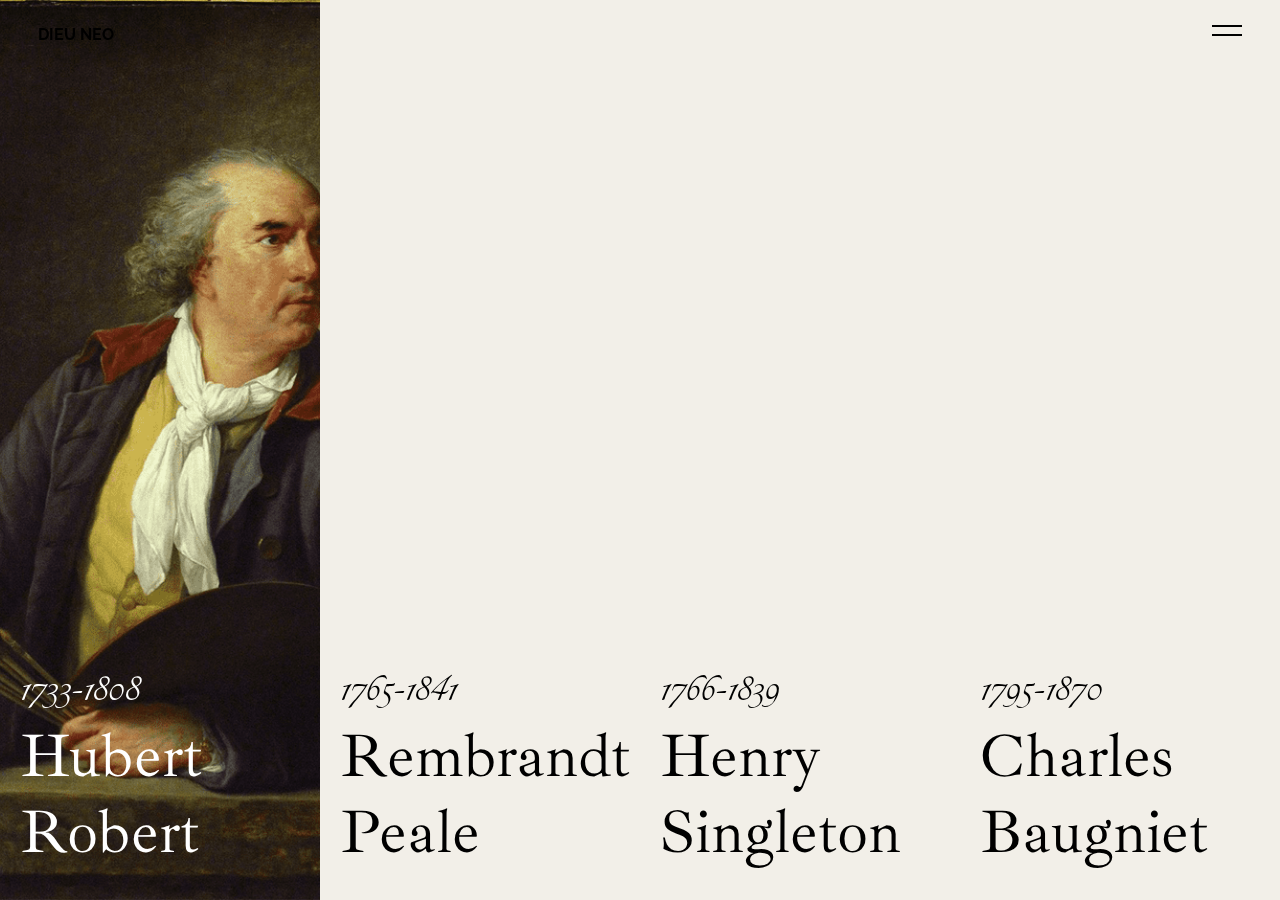
<file: works/dieu/artists.html>
<!DOCTYPE html>
<html lang="ko">
  <head>
    <meta charset="UTF-8" />
    <meta name="viewport" content="width=device-width, initial-scale=1.0" />
    <title>Artists | DIEU NEO</title>
    <link rel="stylesheet" href="css/reset.css" />
    <link rel="stylesheet" href="css/default.css" />
    <link rel="stylesheet" href="css/artists.css" />
  </head>
  <body>
    <header>
      <h1>
        <a href="index.html">DIEU NEO</a>
      </h1>
      <a href="#" class="menu_btn">
        <span class="line line1"></span>
        <span class="line line2"></span>
      </a>
      <nav>
        <a href="artists.html"><sup>01</sup>Artists</a>
        <a href="gallery.html">Gallery<sup>02</sup></a>
        <a href="fairs.html"><sup>03</sup>Fairs</a>
        <a href="contact.html">Contact<sup>04</sup></a>
      </nav>
    </header>
    <main>
      <a href="#" class="hubert portrait active">
        <p>
          <span>1733-1808</span><br />
          Hubert<br />Robert
        </p>
      </a>
      <a href="#" class="rembrandt portrait">
        <p>
          <span>1765-1841</span><br />
          Rembrandt<br />Peale
        </p>
      </a>
      <a href="#" class="henry portrait">
        <p>
          <span>1766-1839</span><br />
          Henry<br />Singleton
        </p>
      </a>
      <a href="#" class="charles portrait">
        <p>
          <span>1795-1870</span><br />
          Charles<br />Baugniet
        </p>
      </a>
      <div class="hubert_info_wrap info_wrap">
        <a href="#" class="close"></a>
        <div class="face"></div>
        <div class="info">
          <p>Hubert Robert<span> (1733 - 1808)</span></p>
          <p>
            Hubert Robert was a French painter in the school of Romanticism,
            noted especially for his landscape paintings and capricci, or
            semi-fictitious picturesque depictions of ruins in Italy and of
            France.<br /><br />
            The quantity of his work is immense, comprising perhaps one thousand
            paintings and ten thousand drawings. The Louvre alone contains nine
            paintings by his hand and specimens are frequently to be met with in
            provincial museums and private collections.<br /><br />
            Robert's work has more or less of that scenic character which
            justified his selection by Voltaire to paint the decorations of his
            theatre at Ferney.<br /><br />
            His work was much engraved by the abbé de Saint-Non, with whom he
            had visited Naples in the company of Fragonard during his early
            days; in Italy his work has also been frequently reproduced by
            Chatelain, Linard, Le Veau, and others.
          </p>
        </div>
      </div>
      <div class="rembrandt_info_wrap info_wrap">
        <a href="#" class="close"></a>
        <div class="face"></div>
        <div class="info">
          <p>Rembrandt van Rijn<span> (1765 - 1841)</span></p>
          <p>
            Rembrandt Harmenszoon van Rijn was a Dutch draughtsman, painter, and
            printmaker.<br /><br />
            An innovative and prolific master in three media, he is generally
            considered one of the greatest visual artists in the history of art
            and the most important in Dutch art history.<br /><br />
            In a letter to Huygens, Rembrandt offered the only surviving
            explanation of what he sought to achieve through his art: the
            greatest and most natural movement, translated from de meeste en de
            natuurlijkste beweegelijkheid.<br /><br />
            The word "beweegelijkheid" is also argued to mean "emotion" or
            "motive". Whether this refers to objectives, material or otherwise,
            is open to interpretation; either way, critics have drawn particular
            attention to the way Rembrandt seamlessly melded the earthly and
            spiritual.
          </p>
        </div>
      </div>
      <div class="henry_info_wrap info_wrap">
        <a href="#" class="close"></a>
        <div class="info">
          <p>Henry Singleton<span> (1766 – 1839)</span></p>
          <p>
            Henry Singleton was born in London, England, into an artistic
            family.<br />
            He was not yet two years old when his father died, so he was raised
            by his uncle William Singleton, who had studied under the tutelage
            of Ozias Humphry and painted portraits and miniatures.<br /><br />
            Although Singleton, like his uncles and sister, also painted
            miniatures, he did not adhere strictly to the genre.<br /><br />
            He exhibited at the Royal Academy, between 1784 and 1839,
            approximately 300 works, a large proportion of which were portraits,
            with scriptural subjects making up much of the remainder.<br /><br />
            He was for many years the Royal Academy's oldest living
            exhibitor.<br />
            His works were also exhibited at the British Institution from 1806
            and at the Society of British Artists from 1824 until his death in
            1839.
          </p>
        </div>
        <div class="face"></div>
      </div>
      <div class="charles_info_wrap info_wrap">
        <a href="#" class="close"></a>
        <div class="info">
          <p>Charles-Louis Baugniet<span> (1814 – 1886)</span></p>
          <p>
            Charles-Louis Baugniet was a Belgian painter, lithographer and
            aquarellist.<br /><br />
            His name remains attached to the lithographing of portraits of
            famous and lesser-known figures from Belgium, France and England.<br /><br />
            Baugniet settled in Paris in 1860. Almost overnight the invention
            and development of photography strangled the traditional market of
            lithographic portraits, forcing many of Baugniet's colleagues to
            become professional photographers.<br /><br />
            Baugniet however concentrated on producing paintings and portraits
            which displayed the studied elegance of the Second French Empire, a
            genre that enjoyed great popularity.
          </p>
        </div>
        <div class="face"></div>
      </div>
    </main>
    <script src="js/default.js"></script>
    <script src="js/artists.js"></script>
  </body>
</html>
</file>
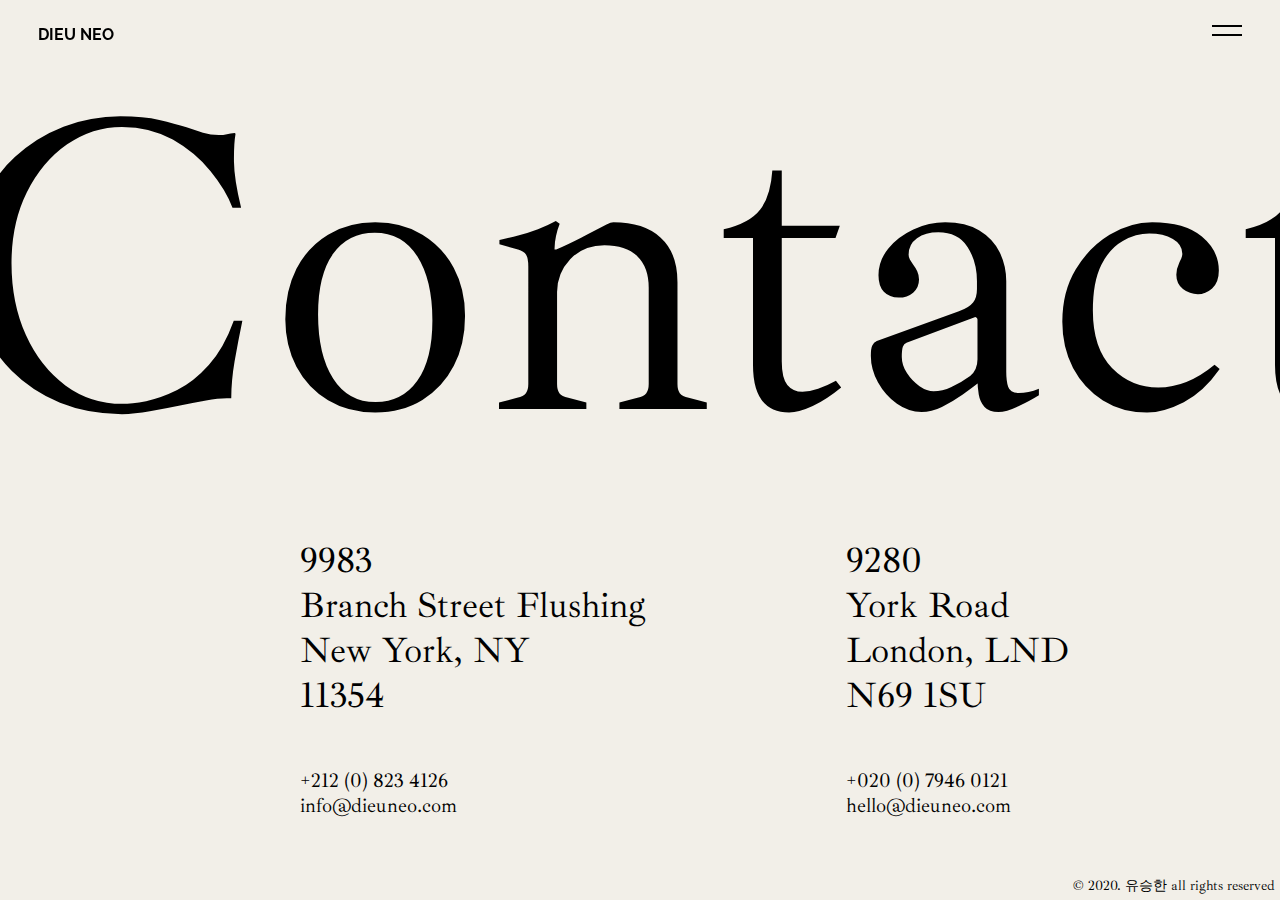
<file: works/dieu/contact.html>
<!DOCTYPE html>
<html lang="ko">
<head>
  <meta charset="UTF-8">
	<meta name="viewport" content="width=device-width, initial-scale=1.0">
	<link rel="stylesheet" href="css/reset.css">
	<link rel="stylesheet" href="css/default.css">
	<link rel="stylesheet" href="css/contact.css">
  <title>Contact | DIEU NEO</title>
</head>
<body>
	<header>
		<h1>
			<a href="index.html">DIEU NEO</a>
		</h1>
		<a href="#" class="menu_btn">
			<span class="line line1"></span>
			<span class="line line2"></span>
		</a>
		<nav>
			<a href="artists.html"><sup>01</sup>Artists</a>
			<a href="gallery.html">Gallery<sup>02</sup></a>
			<a href="fairs.html"><sup>03</sup>Fairs</a>
			<a href="contact.html">Contact<sup>04</sup></a>
		</nav>
	</header>
	<main>
		<p class="title">Contact Us</p>
		<div class="text_wrap">
			<div class="text">
				<p>9983<br>
				Branch Street Flushing<br>
				New York, NY<br>
				11354<br>
				</p>
				<p>+212 (0) 823 4126<br>
				<a href="mailto:info@dieuneo.com">info@dieuneo.com</a>
				</p>
			</div>
			<div class="text">
				<p>9280<br>
				York Road<br>
				London, LND<br>
				N69 1SU
				</p>
				<p>+020 (0) 7946 0121<br>
				<a href="mailto:hello@dieuneo.com">hello@dieuneo.com</a>
				</p>
			</div>
		</div> <!-- // text -->
		<p class="copy">
			&copy; 2020. 유승한 all rights reserved
		</p>
	</main>
	<script src="js/default.js"></script>
</body>
</html>
</file>
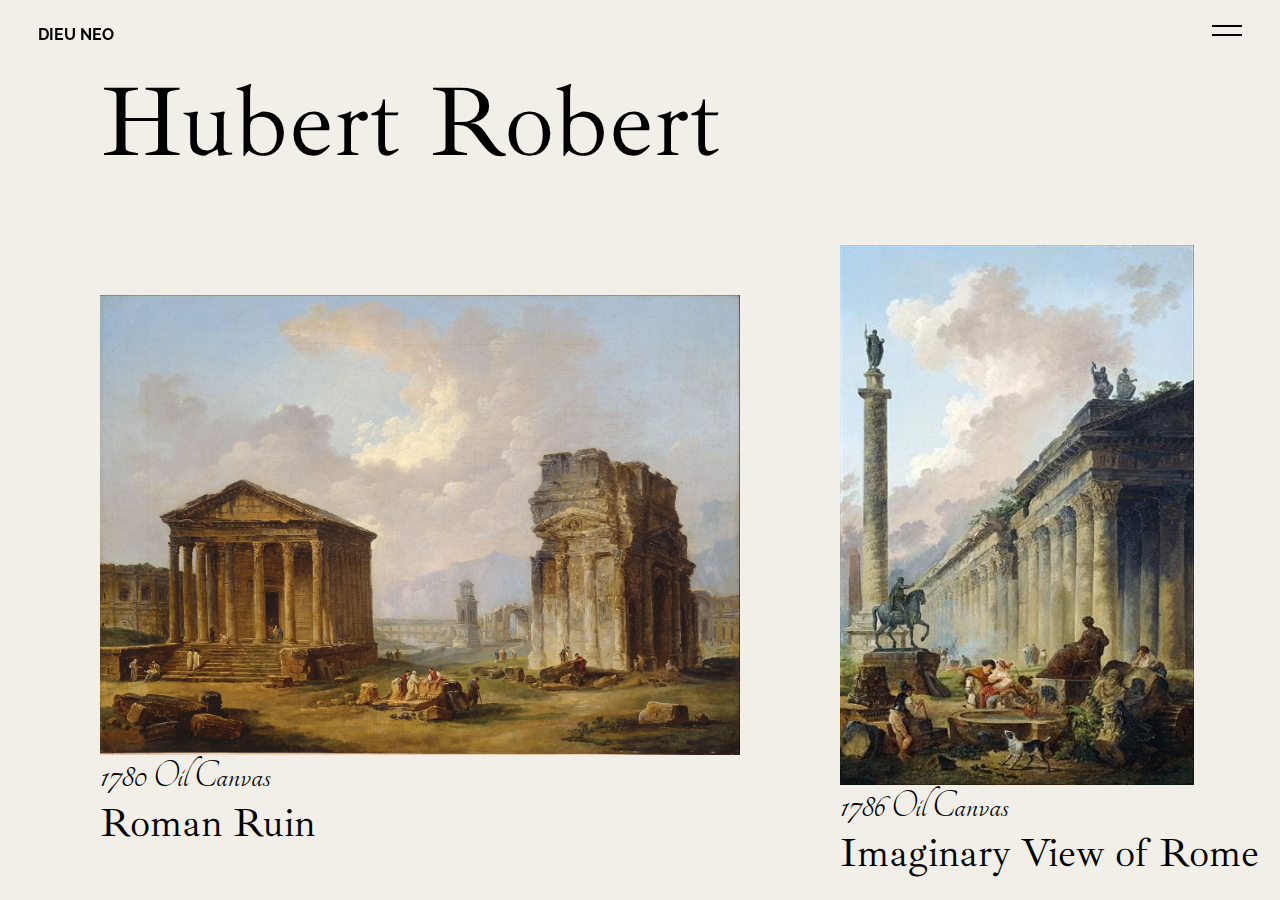
<file: works/dieu/gallery.html>
<!DOCTYPE html>
<html lang="ko">
  <head>
    <meta charset="UTF-8" />
    <meta name="viewport" content="width=device-width, initial-scale=1.0" />
    <link rel="stylesheet" href="css/reset.css" />
    <link rel="stylesheet" href="css/default.css" />
    <link rel="stylesheet" href="css/gallery.css" />
    <title>Gallery | DIEU NEO</title>
  </head>
  <body>
    <header>
      <h1>
        <a href="index.html">DIEU NEO</a>
      </h1>
      <a href="#" class="menu_btn">
        <span class="line line1"></span>
        <span class="line line2"></span>
      </a>
      <nav>
        <a href="artists.html"><sup>01</sup>Artists</a>
        <a href="gallery.html">Gallery<sup>02</sup></a>
        <a href="fairs.html"><sup>03</sup>Fairs</a>
        <a href="contact.html">Contact<sup>04</sup></a>
      </nav>
    </header>
    <div id="wrap">
      <div class="move_wrap">
        <div class="hubert gallery_wrap">
          <p>Hubert Robert</p>
          <div class="art_wrap">
            <div class="art1 art">
              <div class="art1_img">
                <img src="img/hubertback.jpg" alt="hubert작품" />
              </div>
              <p>1780 Oil Canvas</p>
              <p>Roman Ruin</p>
            </div>
            <div class="art2 art">
              <div class="art2_img">
                <img src="img/hubert_art2.jpg" alt="hubert작품2" />
              </div>
              <p>1786 Oil Canvas</p>
              <p>Imaginary View of Rome</p>
            </div>
            <div class="art3 art">
              <div class="art3_img">
                <img src="img/hubert_art3.jpg" alt="hubert작품3" />
              </div>
              <p>1760 Oil Canvas</p>
              <p>Architectural Fantasy</p>
            </div>
          </div>
          <!--// art_wrap -->
        </div>
        <div class="rembrandt gallery_wrap">
          <p>Rembrandt Peale</p>
          <div class="art_wrap">
            <div class="art1 art">
              <div class="art1_img">
                <img src="img/washington.jpg" alt="rembrandt작품" />
              </div>
              <p>1845 Oil</p>
              <p>Georage Washington</p>
            </div>
            <div class="art2 art">
              <div class="art2_img">
                <img src="img/washington_horse.jpg" alt="rembrandt작품2" />
              </div>
              <p>1824 Oil Canvas</p>
              <p>Washington Before Yorktown</p>
            </div>
            <div class="art3 art">
              <div class="art3_img">
                <img src="img/rembrandt_art3.jpg" alt="rembrandt작품3" />
              </div>
              <p>1805 Oil Canvas</p>
              <p>Margaret Irvine Miller</p>
            </div>
          </div>
        </div>
        <div class="henry gallery_wrap">
          <p>Henry Singleton</p>
          <div class="art_wrap">
            <div class="art1 art">
              <div class="art1_img">
                <img src="img/henry_art1.jpg" alt="henry작품" />
              </div>
              <p>1819 Oil Canvas</p>
              <p>Ariel on a Bat's Back</p>
            </div>
            <div class="art2 art">
              <div class="art2_img">
                <img src="img/henry_art2.jpg" alt="henry작품2" />
              </div>
              <p>1798 Oil Canvas</p>
              <p>Darling and Thompson</p>
            </div>
            <div class="art3 art">
              <div class="art3_img">
                <img src="img/henry_art3.jpg" alt="henry작품3" />
              </div>
              <p>1800 Oil Canvas</p>
              <p>The Last Effort and Fall</p>
            </div>
          </div>
        </div>
        <div class="charles gallery_wrap">
          <p>Charles Baugniet</p>
          <div class="art_wrap">
            <div class="art1 art">
              <div class="art1_img">
                <img src="img/charles_art1.jpg" alt="charles작품" />
              </div>
              <p>1801 Oil Canvas</p>
              <p>Ariel on a Bat's Back</p>
            </div>
            <div class="art2 art">
              <div class="art2_img">
                <img src="img/charles_art2.jpg" alt="charles작품2" />
              </div>
              <p>1787 Oil Canvas</p>
              <p>Memories</p>
            </div>
            <div class="art3 art">
              <div class="art3_img">
                <img src="img/charles_art3.jpg" alt="charles작품3" />
              </div>
              <p>1798 Oil Canvas</p>
              <p>Red Dress</p>
            </div>
          </div>
          <a href="#" class="top">TOP</a>
        </div>
      </div>
      <!-- move_wrap 끝 -->
    </div>
    <!-- wrap 끝-->
    <script src="js/default.js"></script>
    <script src="js/gallery.js"></script>
  </body>
</html>
</file>
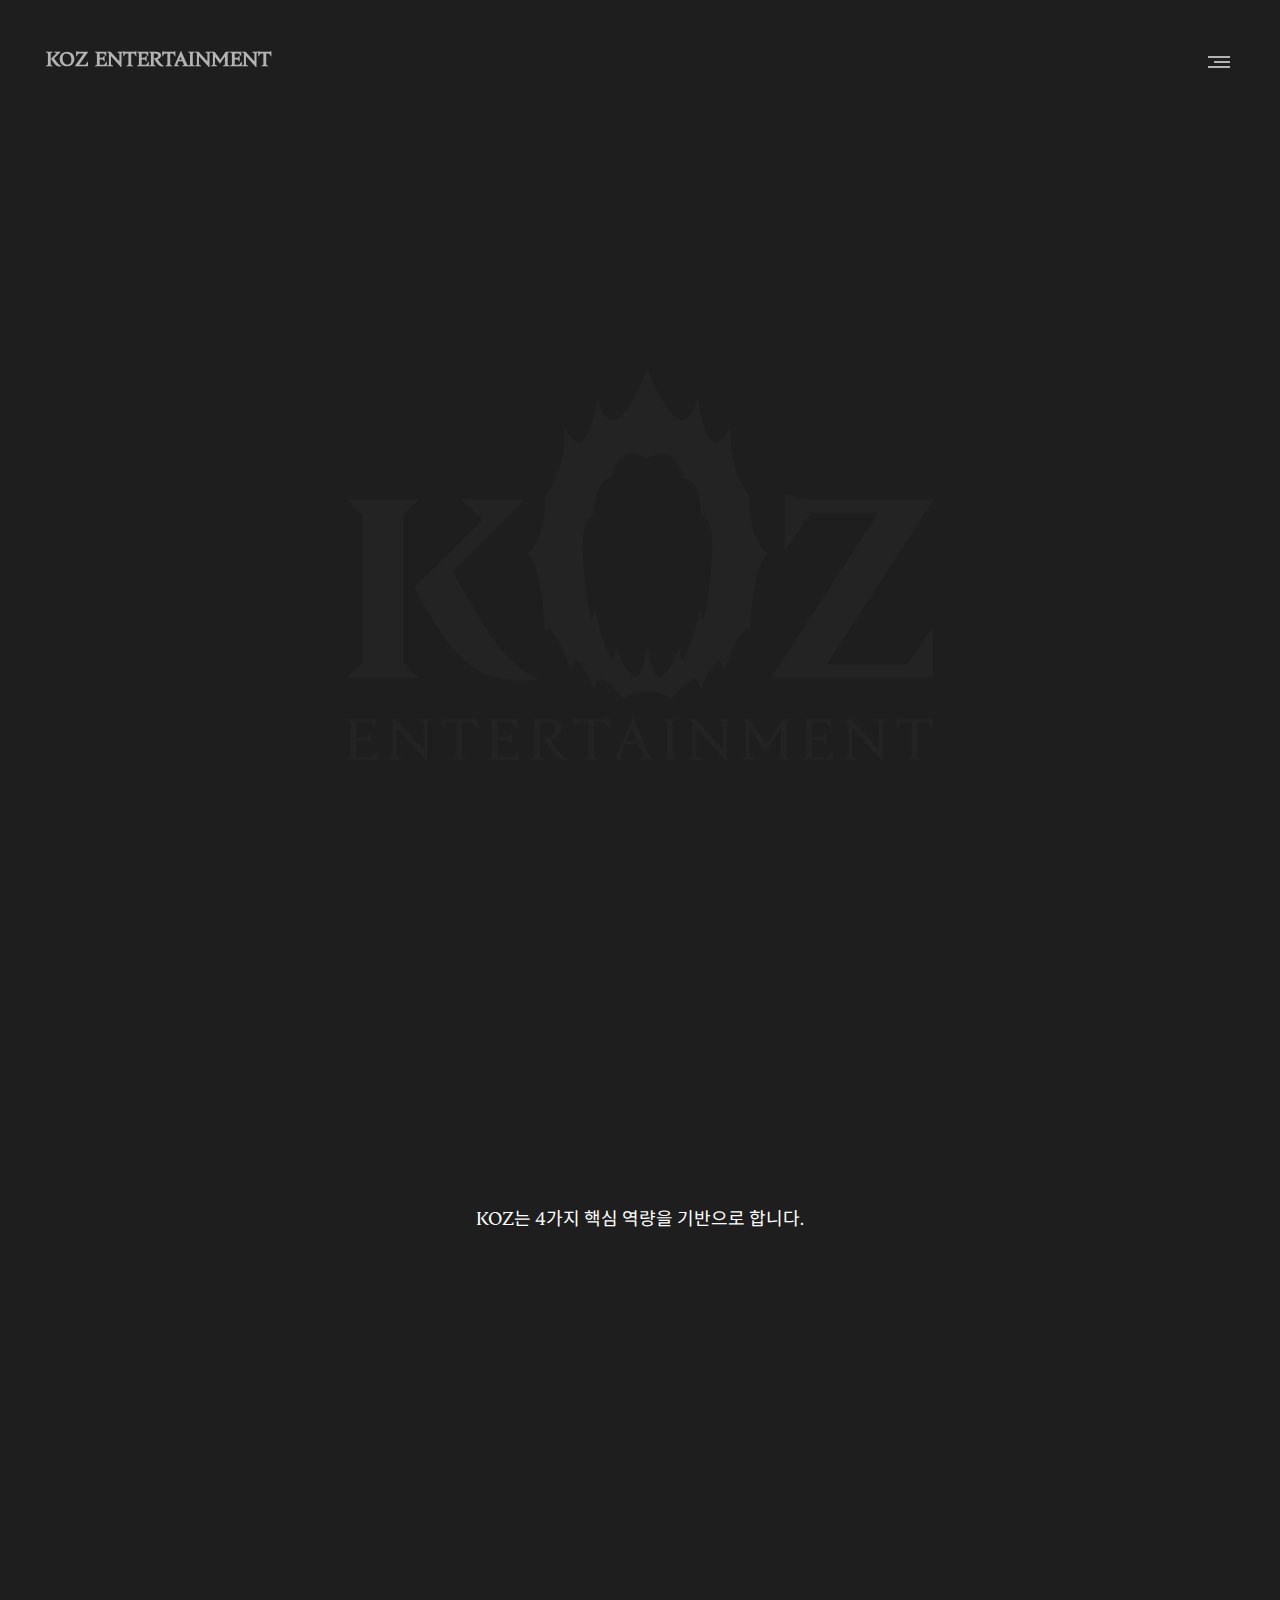
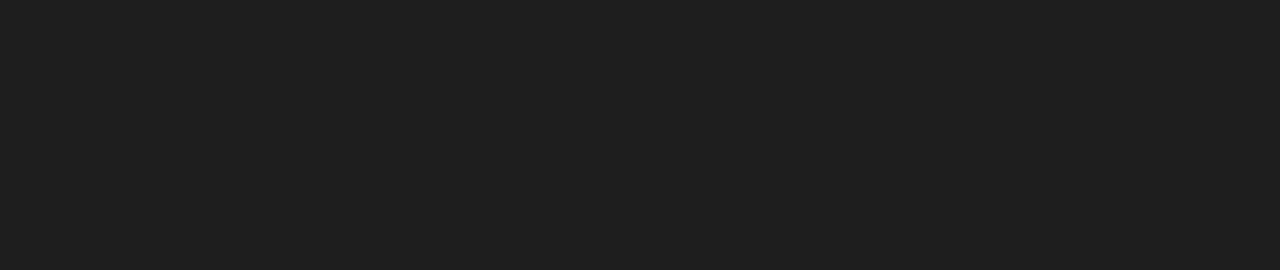
<file: works/koz/about.html>
<!DOCTYPE html>
<html lang="ko">
  <head>
    <meta charset="UTF-8" />
    <meta name="viewport" content="width=device-width, initial-scale=1.0" />
    <title>KOZ ENTERTAINMENT</title>
    <link rel="stylesheet" href="css/reset.css" />
    <link rel="stylesheet" href="css/menu.css" />
    <link rel="stylesheet" href="css/about.css" />
  </head>
  <body>
    <header>
      <h1>
        <a href="index.html">KOZ<span>ENTERTAINMENT</span></a>
      </h1>
      <a href="#" class="menu_btn">
        <span></span>
        <span></span>
        <span></span>
      </a>
    </header>
    <nav>
      <ul class="menu">
        <li><a href="about.html">About koz</a></li>
        <li><a href="#">Notice</a></li>
        <li>
          <a class="artist" href="#">Artist</a>
          <ul class="artist_ul">
            <li><a href="#">ZICO</a></li>
            <li><a href="#">Dvwn</a></li>
          </ul>
        </li>
        <li><a href="#">Audition</a></li>
        <li><a href="#">Contact</a></li>
      </ul>
      <ul class="user_case">
        <li><a href="#">LOGIN</a></li>
        <li><a href="#">JOIN</a></li>
      </ul>
      <ul class="sns_list">
        <li><a href="#">트위터</a></li>
        <li><a href="#">페이스북</a></li>
        <li><a href="#">인스타그램</a></li>
        <li><a href="#">유튜브</a></li>
      </ul>
      <ul class="footer_list">
        <li><a href="#">Term</a></li>
        <li>
          <a href="#"><strong>Privacy policy</strong></a>
        </li>
      </ul>
      <p class="footer_info">
        A. 7, Dosan-daero 90-gil, Gangnam-gu, Seoul, Republic of Korea / T.
        02.6203.6941 / E. koz.entofficial@gmail.com
      </p>
      <p class="copyright">ALL RIGHTS RESERVED. © 2019 KOZ ENTERTAINMENT</p>
    </nav>
    <main>
      <div class="about_wrap">
        <div class="about_top">
          <h2>About KOZ</h2>
          <div class="intro_koz">
            <div class="intro_logo">
              <div>
                <img class="ktext" src="img/k.png" alt="K" />
                <span>ing</span>
              </div>
              <div>
                <img class="otext" src="img/o.png" alt="O" />
                <img class="fireO" src="img/o_o.png" alt="o_o" />
                <span>f the</span>
              </div>
              <div>
                <img class="ztext" src="img/z.png" alt="Z" />
                <img class="jtext" src="img/j.png" alt="J" />
                <span>ungle</span>
              </div>
            </div>
            <p>
              KOZ ENTERTAINMENT는 ‘아티스트’와 ‘콘텐츠’의 가치를 중요히 여기며,
              21세기 국내외 음악산업의 혁신을 이끌어갈 종합 엔터테인먼트를
              지향합니다.
            </p>
          </div>
        </div>
        <!-- // about_top 끝-->
        <div class="about_bottom">
          <div>
            <h4>KOZ는 4가지 핵심 역량을 기반으로 합니다.</h4>
            <div>
              <div class="line_text">Casting & Training</div>
              <div class="line_text">Music Producing</div>
              <div class="line_text">New media Marketing</div>
              <div class="line_text">Global Management</div>
              <div class="circle_text">
                <span class="circle"></span>
                <span class="text">Casting<br />&<br />Training</span>
              </div>
              <div class="circle_text">
                <span class="circle"></span>
                <span class="text">Music<br />Producing</span>
              </div>
              <div class="circle_text">
                <span class="circle"></span>
                <span class="text">New media<br />Marketing</span>
              </div>
              <div class="circle_text">
                <span class="circle"></span>
                <span class="text">Global<br />Management</span>
              </div>
            </div>
          </div>
        </div>
        <!-- // about_bottom 끝-->
      </div>
      <!-- // about_wrap 끝-->
    </main>
    <script src="js/menu.js"></script>
    <script src="js/about.js"></script>
  </body>
</html>
</file>
<file: works/card/style.css>
@charset "utf-8";

* { margin: 0; padding: 0; box-sizing: border-box;}
html, body {
	background: #f1f1f1;
}
.header {
	text-align: center;
}
h1 {
	padding: 30px 0;
}
.start {
	cursor: pointer;
	border: 1px solid #aaa;
	border-radius: 15px;
	padding: 10px 20px;
	background: #fff;
	font-size: 20px;
	outline: none;
	transition: .2s;
}
.start:hover {
	background: #555;
	color: #fff;
}
.count {
	display: inline-block;
	width: 100px;
	font-size: 30px;
	margin: 0 0 30px 50px;
	color: blue;
}
.wrap {
	width: 600px;
	margin: auto;
	margin-top: 30px;
}
.correct_or_wrong {
	text-align: center;
	height: 30px;
	line-height: 30px;
	margin-top: 30px;
}
.line {
	display: flex;
	justify-content: space-between;
	margin-bottom: 30px;
}
.card_wrap {
	width: 100px;
	height: 150px;
	position: relative;
	cursor: pointer;
	perspective: 1000px;
}
.card_wrap.turn .front {
	transform: rotateY(0);
}
.card_wrap.turn .back {
	transform: rotateY(-180deg);
}
.card_wrap.done .front {
	transform: rotateY(0);
}
.card_wrap.done .back {
	transform: rotateY(-180deg);
}
.card {
	position: absolute;
	top: 0;
	left: 0;
	width: 100%;
	height: 100%;
	transition: .5s ease-in-out;
	backface-visibility: hidden;
	transform-style: preserve-3d;
	z-index: 1;
}
.front {
	background: #fff;
	border: 1px solid black;
	transform: rotateY(180deg);
	font-size: 30px;
	display: flex;
	justify-content: center;
	align-items: center;
}
.back {
	background: url(cardback.png) no-repeat center/cover;
}
</file>
<file: works/dieu/css/default.css>
@charset "utf-8";
header {
	height: 60px;
	position: fixed;
	width: 100%;
	top:0;
	left: 0;
	z-index: 5;
}
header h1 {
	text-align: center;
	display: inline-block;
	position: relative;
	left: 3%;
	top: 25px;
	z-index:5;
}
header h1 a {
	font-size: 16px;
	display: block;
	font-family: 'Raleway';
}
header h1 a img {
	width: 100%;
	height: 100%;
}
.menu_btn {
	display: block;
	position: absolute;
	top: 25px;
	right: 3%;
	z-index: 5;
}
.line {
	position: relative;
	display: block;
	width: 30px;
	height: 2px;
	background: #000;
}
.line2 {
	margin-top: 7px;
}
.menu_btn.active .line1 {
	animation: line1Ani .5s forwards;
}
.menu_btn.active .line2 {
	animation: line2Ani .5s forwards;
}
@keyframes line1Ani {
	0% {top: 5px; }
	100% {top: 5px; transform: rotate(405deg);}
}
@keyframes line2Ani {
	0% {bottom: 4px;}
	100% { bottom: 4px; transform: rotate(315deg);}
}
.menu_btn.no_active .line1 {
	animation: noline1Ani .5s forwards;
}
.menu_btn.no_active .line2 {
	animation: noline2Ani .5s forwards;
}
@keyframes noline1Ani {
	0% { top: 5px; transform: rotate(405deg);}
	50% {top: 5px;}
	99% { transform: rotate(0);}
	100% {top: 0; background: #000;}
}
@keyframes noline2Ani {
	0% { bottom: 4px; transform: rotate(315deg);}
	50% {bottom: 4px;}
	99% { transform: rotate(0);}
	100% { bottom: 0; background: #000;}
}
nav {
	position: fixed;
	width: 100%;
	height: 100%;
	top: 0;
	left: 0;
	transform: scale(0);
	background: #f2efe8;
	display: flex;
	flex-direction: column;
	justify-content: center;
	align-items: center;
}
nav.active {
	transform: scale(1);
}
nav a {
	display: block;
	position: relative;
	color: #000;
	font-size: 150px;
	opacity: 0;
	z-index:5;
	transition: .3s;
}
nav a::after {
	content: '';
	position: absolute;
	top: 50%;
	left: 50%;
	width: 0px;
	height: 0px;
	background: #000;
	transform: translate(-50%, -50%);
	z-index: 3;
	transition: .3s;
	overflow: hidden;
}
nav a:hover::after {
	width: 100%;
	height: 2px;
}
nav a.active {
	opacity: 1;
}
nav a sup {
	font-style: italic;
	font-size: 50px;
}
@media (max-width: 767px) {
	nav a {
		font-size: 20vw;
	}
}
</file>
<file: works/dieu/css/index.css>
@charset "utf-8";
/* index */
html, body {
	height: 100%;
}
#wrap {
	height: 100%;
	width: 3300px;
}
main {
	height: 100%;
	display: flex;
}
.main_title {
	width: 50%;
	height: 100%;
	position: relative;
}
.main_title .sub_title {
	font-size: 250px;
	position: absolute;
	top: 300px;
	left: 650px;
	width: 1797px;
	transition: .4s;
}
.picture_wrap {
	position: absolute;
	transition: .7s;
}
.picture {
	box-shadow: 0 0 3px 2px #777;
}
.picture_wrap > div img {
	width: 100%;
	height: 100%;
	display: block;
}
.bridge {
	width: 410px;
	height: 308px;
}
.washington {
	width: 206px;
	height: 256px;
}
.girl {
	width: 320px;
	height: 261px;
}
.landscape {
	width: 410px;
	height: 306px;
}
.sea {
	width: 384px;
	height: 234px;
}
.jefferson {
	width: 263px;
	height: 320px;
}
.louis {
	width: 512px;
	height: 375px;
}
.birthday {
	width: 262px;
	height: 320px;
}
.bridge_wrap {
	top: 70px;
	left: 50px;
}
.washington_wrap {
	left: 900px;
	top: 0;
	display: flex;
}
.girl_wrap {
	left: 200px;
	bottom: 0;
}
.landscape_wrap {
	left: 950px;
	bottom: 0;
	display: flex;
}
.sea_wrap {
	left: 1500px;
	top: 50px;
	display: flex;
}
.jefferson_wrap {
	left: 1950px;
	bottom: 30px;
	display: flex;
}
.louis_wrap {
	left: 2600px;
	top: 50px;
}
.birthday_wrap {
	left: 2650px;
	bottom: 0;
	display: flex;
}
.text {
	padding: 10px 0 0 10px;
	white-space: nowrap;
}
.text p:nth-of-type(1) {
	font-family: 'Tangerine';
	font-size: 24px;
}
.text p:nth-of-type(2) {
	font-size: 30px;
	font-weight: bold;
}
.text p:nth-of-type(3) {
	font-size: 22px;
}
.bridge_wrap .text, .louis_wrap .text, .girl_wrap .text {
	padding-left: 0;
}
.washington_wrap .text {
	padding-top: 100px;
}
.sea_wrap .text {
	padding-top: 120px;
}
.landscape_wrap .text {
	padding-top: 100px;
}
.birthday_wrap .text {
	padding-top: 200px;
}
/* 태블릿 */
@media (max-width: 1023px) {
	#wrap {
		width: 100%;
	}
	.main_title {
		width: 100%;
	}
	.main_title .sub_title {
		top: 50%;
		left: 0;
		transform: translateY(-50%);
		font-size: 13vw;
		width: 100%;
		text-align: center;
		transition: none;
	}
	.bridge_wrap {
		left: 5%;
		top: 7%;
	}
	.washington_wrap {
		left: 75%;
		top: 7%;
	}
	.girl_wrap {
		left: 5%;
		top: 60%;
	}
	.landscape_wrap {
		left: 55%;
		top: 60%;
	}
	.text {
		display: none;
	}
	.sea_wrap, .jefferson_wrap, .louis_wrap, .birthday_wrap {
		display: none;
	}
}
@media (max-width: 767px) {
  .washington_wrap, .girl_wrap {
		display: none;
	}
	.bridge_wrap, .landscape_wrap {
		left: 50%;
		transform: translateX(-50%);
		width: 100%;
	}
	.bridge_wrap .picture, .landscape_wrap .picture {
		width: 80%;
    height: 80%;
		margin: auto;
		box-shadow: none;
	}
}
</file>
<file: works/lotto/style.css>
@charset "utf-8";
* {
  margin: 0;
  padding: 0;
  box-sizing: border-box;
}
button {
  cursor: pointer;
  border: 0;
  outline: 0;
  background: #fff;
  color: #fff;
  box-shadow: 0 0 5px 1px rgba(0, 0, 0, 0.2);
  transition: 0.3s;
}
button:hover {
  box-shadow: 0 0 5px 5px rgba(0, 0, 0, 0.2);
}
#wrap {
  width: 400px;
  padding-top: 50px;
  margin: 50px auto 0;
  background: linear-gradient(to bottom, #6e31dd, #33a2d5);
  position: relative;
  box-shadow: 0 0 3px 1px rgba(0, 0, 0, 0.5);
  color: #fff;
}
h1 {
  text-align: center;
  padding-bottom: 50px;
  text-shadow: 0 0 5px rgba(0, 0, 0, 0.7);
}
.lotto {
  padding: 5px 10px;
  border-radius: 5px;
  color: #00f;
  margin-left: 10px;
}
.sheet_wrap {
  margin-left: 100px;
}
.number_list {
  text-align: center;
  padding: 30px 0;
}
.accumulate {
  height: 300px;
  border-left: none;
  border-right: none;
  overflow: auto;
}
.accumulate div {
  padding: 5px 30px;
  counter-increment: number-count;
  font-weight: bold;
  position: relative;
}
.accumulate div::before {
  content: counter(number-count) ".";
  font-weight: normal;
  padding: 5px 10px;
}
footer {
  padding: 30px 10px;
  display: flex;
  justify-content: space-between;
}
.reset {
  font-size: 12px;
  padding: 3px 5px;
  border-radius: 5px;
  color: #f33;
}
</file>
<file: works/other-portfolio/css/index.css>
@charset "UTF-8";
#wrap {
  width: 100%;
  height: 100vh;
  overflow: hidden;
}

.moving-wrap {
  -webkit-transition: 0.6s;
  transition: 0.6s;
}

header {
  position: fixed;
  top: 0;
  left: 0;
  width: 100%;
  z-index: 10;
}

header h1 {
  position: fixed;
  top: 5%;
  left: 3%;
}

@media (max-width: 768px) {
  header h1 {
    top: 1%;
    left: 50%;
    -webkit-transform: translateX(-50%);
            transform: translateX(-50%);
  }
}

header h1 a {
  display: block;
  position: relative;
  width: 60px;
  height: 70px;
}

@media (max-width: 768px) {
  header h1 a {
    width: 20px;
    height: 30px;
  }
}

header h1 a span {
  display: block;
  position: absolute;
  text-align: center;
  font-family: "Archivo Black";
}

@media (max-width: 768px) {
  header h1 a span {
    font-size: 12px;
  }
}

header h1 a span.y {
  top: 0;
  left: 0;
}

header h1 a span.s {
  top: 0;
  left: 22px;
}

@media (max-width: 768px) {
  header h1 a span.s {
    left: 9px;
  }
}

header h1 a span.h {
  bottom: 0;
  left: 0;
}

@media (max-width: 768px) {
  header h1 a span.h {
    bottom: 6px;
  }
}

header h1 a span.o {
  bottom: 0;
  left: 28px;
}

@media (max-width: 768px) {
  header h1 a span.o {
    left: 12px;
    bottom: 6px;
  }
}

nav {
  position: fixed;
  top: 5%;
  right: 3%;
  width: 500px;
}

@media (max-width: 1024px) {
  nav {
    width: 400px;
  }
}

@media (max-width: 768px) {
  nav {
    width: 90vw;
  }
}

nav ul {
  display: -webkit-box;
  display: -ms-flexbox;
  display: flex;
  -webkit-box-pack: justify;
      -ms-flex-pack: justify;
          justify-content: space-between;
}

nav ul li {
  letter-spacing: 1.5px;
  font-size: 16px;
  position: relative;
}

nav ul li::before {
  content: "";
  width: 0;
  height: 2px;
  background: #ddd;
  position: absolute;
  bottom: -5px;
  left: 0;
  -webkit-transition: 0.3s;
  transition: 0.3s;
}

nav ul li:hover::before {
  width: 100%;
}

.side-btn {
  position: fixed;
  bottom: 5%;
  z-index: 10;
}

.side-btn.shortcut {
  left: 3%;
}

.side-btn.shortcut > a {
  display: block;
  width: 32px;
  height: 32px;
  text-indent: -9999px;
  overflow: hidden;
  background-repeat: no-repeat;
}

@media (max-width: 768px) {
  .side-btn.shortcut > a {
    width: 24px;
    height: 24px;
    background-position: center;
    background-size: 100%;
  }
}

.side-btn.shortcut .game-btn {
  background-image: url(../img/game.png);
  margin-bottom: 20px;
}

.side-btn.shortcut .game-box {
  position: absolute;
  top: -16px;
  left: 33px;
  width: 134px;
  overflow: hidden;
}

.side-btn.shortcut .game-box > div {
  border: 1px solid #fff;
  border-radius: 5px;
  -webkit-transform: translateX(-135px);
          transform: translateX(-135px);
  -webkit-transition: 0.3s;
  transition: 0.3s;
  line-height: 1.5;
  padding: 5px;
  text-align: center;
  position: relative;
  width: 114px;
  margin-left: 20px;
  background: #1b1b1d;
  z-index: 1;
}

.side-btn.shortcut .game-box > div.active {
  -webkit-transform: translateX(0);
          transform: translateX(0);
}

.side-btn.shortcut .game-box > div::after {
  content: "";
  position: absolute;
  top: 19px;
  left: -8px;
  -webkit-transform: rotate(-45deg);
          transform: rotate(-45deg);
  border-left: 16px solid #fff;
  border-bottom: 16px solid transparent;
}

.side-btn.shortcut .game-box > div a:hover {
  color: #999;
}

.side-btn.shortcut .github-btn {
  background-image: url(../img/icon-github.png);
}

.side-btn.scroll {
  -webkit-transform-origin: right;
          transform-origin: right;
  -webkit-transform: rotate(90deg);
          transform: rotate(90deg);
  right: 3%;
  letter-spacing: 2px;
  font-size: 11px;
}

.up-btn,
.down-btn {
  display: inline-block;
  text-indent: -9999px;
  position: relative;
  width: 20px;
  height: 20px;
}

.up-btn::after,
.down-btn::after {
  content: "";
  position: absolute;
  top: 10px;
  right: 0;
  background: #ddd;
  width: 20px;
  height: 1px;
}

@media (max-width: 768px) {
  .up-btn::after,
  .down-btn::after {
    width: 12px;
  }
}

.up-btn {
  right: 10px;
}

.down-btn {
  left: 10px;
}

@media (max-width: 768px) {
  .down-btn {
    left: 0;
  }
}

/* article 공통 속성 */
article {
  height: 100vh;
  position: relative;
  background: radial-gradient(800px at 40% 0%, #393939, #1b1b1d);
}

article .center-box {
  width: 100%;
  height: 100%;
  display: -webkit-box;
  display: -ms-flexbox;
  display: flex;
  -webkit-box-pack: center;
      -ms-flex-pack: center;
          justify-content: center;
  -webkit-box-align: center;
      -ms-flex-align: center;
          align-items: center;
}

article .center-box h3 {
  font-size: 64px;
  font-family: "Archivo Black";
  text-align: center;
  text-shadow: 0 0 3px rgba(0, 0, 0, 0.5);
  letter-spacing: 7px;
}

@media (max-width: 768px) {
  article .center-box h3 {
    font-size: 34px;
  }
}

/* 첫화면 */
.iam {
  -webkit-transition: 1s;
  transition: 1s;
  -webkit-transform: scale(1.2);
          transform: scale(1.2);
}

.iam.active {
  -webkit-transform: scale(1);
          transform: scale(1);
}

.iam p {
  text-align: left;
  letter-spacing: 3px;
  text-shadow: 0 0 5px #000;
}

@media (max-width: 768px) {
  .iam p {
    font-size: 11px;
  }
}

.iam p:first-child {
  padding-left: 20vw;
}

.iam p:last-child {
  padding-left: 40vw;
  line-height: 2;
}

.iam strong {
  text-align: center;
  font-family: "Archivo Black";
  font-size: 10vw;
  text-shadow: 0px 0px 10px #000;
  letter-spacing: 3px;
}

@media (max-width: 425px) {
  .iam strong {
    width: 100%;
    display: inline-block;
  }
}

/* about 섹션 */
.about-me > div {
  padding: 7% 7% 0;
}

.about-top {
  display: -webkit-box;
  display: -ms-flexbox;
  display: flex;
}

.about-top > div {
  width: 50%;
}

.about-top .face-img-box {
  text-align: center;
}

.about-top .face-img-box img {
  max-width: 40%;
  -webkit-box-shadow: 0 0 3px 1px rgba(0, 0, 0, 0.5);
          box-shadow: 0 0 3px 1px rgba(0, 0, 0, 0.5);
}

.about-top .face-info-box {
  font-size: 20px;
  display: -webkit-box;
  display: -ms-flexbox;
  display: flex;
  -webkit-box-orient: vertical;
  -webkit-box-direction: normal;
      -ms-flex-direction: column;
          flex-direction: column;
  -webkit-box-pack: center;
      -ms-flex-pack: center;
          justify-content: center;
}

@media (max-width: 1024px) {
  .about-top .face-info-box {
    font-size: 18px;
  }
}

@media (max-width: 768px) {
  .about-top .face-info-box {
    font-size: 15px;
  }
}

.about-top .face-info-box p:nth-child(2) {
  margin: 5% 0;
}

.about-bottom {
  line-height: 2;
  font-size: 18px;
}

@media (max-width: 1024px) {
  .about-bottom {
    font-size: 16px;
  }
}

@media (max-width: 768px) {
  .about-bottom {
    font-size: 13px;
  }
}

/* skill 섹션 */
.skill-box-wrap {
  display: -webkit-box;
  display: -ms-flexbox;
  display: flex;
  -ms-flex-wrap: wrap;
      flex-wrap: wrap;
  -webkit-box-pack: center;
      -ms-flex-pack: center;
          justify-content: center;
  padding: 5% 3% 0;
  width: 80vw;
}

@media (max-width: 768px) {
  .skill-box-wrap {
    padding-top: 0;
    padding-right: 5%;
  }
}

.skill-box-wrap .skill-box {
  position: relative;
  width: 50%;
  margin-top: 20px;
  overflow: hidden;
  padding: 0 5px;
  display: -webkit-box;
  display: -ms-flexbox;
  display: flex;
}

@media (max-width: 768px) {
  .skill-box-wrap .skill-box {
    width: 100%;
    margin-top: 16px;
  }
}

.skill-text {
  display: -webkit-box;
  display: -ms-flexbox;
  display: flex;
  width: 70%;
}

.skill-text p {
  letter-spacing: 0.5px;
  line-height: 1.3;
  -ms-flex-item-align: center;
      -ms-grid-row-align: center;
      align-self: center;
}

@media (max-width: 1024px) {
  .skill-text p {
    font-size: 14px;
  }
}

@media (max-width: 768px) {
  .skill-text p {
    font-size: 12px;
  }
}

.skill-box:hover .workmanship {
  -webkit-transform: translateY(0);
          transform: translateY(0);
}

.workmanship {
  position: absolute;
  top: 0;
  left: 0;
  width: 100%;
  height: 100%;
  display: -webkit-box;
  display: -ms-flexbox;
  display: flex;
  -webkit-box-align: center;
      -ms-flex-align: center;
          align-items: center;
  -webkit-box-pack: center;
      -ms-flex-pack: center;
          justify-content: center;
  background: rgba(0, 0, 0, 0.8);
  font-size: 18px;
  -webkit-transform: translateY(100%);
          transform: translateY(100%);
  -webkit-transition: 0.3s;
  transition: 0.3s;
  font-weight: bold;
}

.skill-img-box {
  height: 150px;
  -webkit-transition: 0.3s;
  transition: 0.3s;
  background-position: center;
  background-repeat: no-repeat;
  margin: auto;
  width: 30%;
}

@media (max-width: 768px) {
  .skill-img-box {
    width: 30%;
    height: 40px;
    background-size: contain;
  }
}

.skill-img-box.html {
  background-image: url(../img/skill_html.png);
}

.skill-img-box.css {
  background-image: url(../img/skill_css.png);
}

.skill-img-box.scss {
  background-image: url(../img/skill_sass.png);
}

.skill-img-box.js {
  background-image: url(../img/skill_js.png);
}

.skill-img-box.git {
  background-image: url(../img/skill_git.png);
}

.skill-img-box.jquery {
  background-image: url(../img/skill_jquery.png);
}

.skill-img-box.php {
  background-image: url(../img/skill_php.png);
}

.skill-img-box.react {
  background-image: url(../img/skill_react.png);
}

/* works 섹션 */
.works .center-box h3 {
  display: none;
  position: absolute;
  top: 20%;
  left: 50%;
  -webkit-transform: translate(-50%, -50%);
          transform: translate(-50%, -50%);
}

@media (max-width: 768px) {
  .works .center-box h3 {
    display: block;
  }
}

.slide-btn {
  width: 100%;
  position: absolute;
  top: 50%;
  left: 0;
  -webkit-transform: translateY(-50%);
          transform: translateY(-50%);
  z-index: 1;
}

@media (max-width: 768px) {
  .slide-btn {
    top: 48.5%;
  }
}

.slide-btn > button {
  position: absolute;
  top: 0;
  color: #fff;
  width: 30px;
  height: 30px;
  text-indent: -9999px;
}

.slide-btn > button::before, .slide-btn > button::after {
  content: "";
  position: absolute;
  left: 50%;
  -webkit-transform: translateX(-50%);
          transform: translateX(-50%);
  width: 1px;
  height: 30px;
  background: #ddd;
}

@media (max-width: 768px) {
  .slide-btn > button::before, .slide-btn > button::after {
    height: 18px;
  }
}

.slide-btn > button::before {
  top: -13px;
}

@media (max-width: 768px) {
  .slide-btn > button::before {
    top: -8px;
  }
}

@media (max-width: 425px) {
  .slide-btn > button::before {
    top: -5px;
  }
}

.slide-btn > button::after {
  top: 13px;
}

@media (max-width: 768px) {
  .slide-btn > button::after {
    top: 8px;
  }
}

@media (max-width: 425px) {
  .slide-btn > button::after {
    top: 10px;
  }
}

.slide-btn .prev-btn {
  left: 3%;
}

.slide-btn .prev-btn::before {
  -webkit-transform: rotate(30deg);
          transform: rotate(30deg);
}

.slide-btn .prev-btn::after {
  -webkit-transform: rotate(-30deg);
          transform: rotate(-30deg);
}

.slide-btn .next-btn {
  right: 3%;
}

.slide-btn .next-btn::before {
  -webkit-transform: rotate(-30deg);
          transform: rotate(-30deg);
}

.slide-btn .next-btn::after {
  -webkit-transform: rotate(30deg);
          transform: rotate(30deg);
}

.slide-wrap {
  overflow: hidden;
  width: 80vw;
}

.slide-ul {
  display: -webkit-box;
  display: -ms-flexbox;
  display: flex;
  -webkit-transform: translateX(12.3vw);
          transform: translateX(12.3vw);
  -webkit-transition: 0.7s;
  transition: 0.7s;
}

.slide-ul li {
  -ms-flex-negative: 0;
      flex-shrink: 0;
  -webkit-transform: scale(0.65);
          transform: scale(0.65);
  -webkit-transition: 0.8s;
  transition: 0.8s;
}

.slide-ul li.active {
  -webkit-transform: scale(1);
          transform: scale(1);
  z-index: 1;
}

.slide-img-box {
  width: 55vw;
}

.slide-img-box img {
  max-width: 100%;
  display: block;
}

.slide-info-wrap {
  position: absolute;
  bottom: 0;
  left: 50%;
  -webkit-transform: translateX(-50%);
          transform: translateX(-50%);
  z-index: 1;
  width: 700px;
  height: 300px;
  text-align: center;
}

@media (max-width: 768px) {
  .slide-info-wrap {
    width: 100vw;
    height: 20%;
    bottom: 24%;
  }
}

.slide-info-wrap .slide-info {
  position: absolute;
  width: 100%;
  top: 30px;
  left: 50%;
  -webkit-transform: translateX(-50%);
          transform: translateX(-50%);
  opacity: 0;
  -webkit-transition: 0.8s;
  transition: 0.8s;
}

@media (max-width: 768px) {
  .slide-info-wrap .slide-info {
    top: 0;
  }
}

.slide-info-wrap .slide-info.active {
  opacity: 1;
}

.slide-info-wrap .slide-info h4 {
  font-size: 74px;
  letter-spacing: 2px;
  font-family: "Archivo Black";
  color: #fff;
  line-height: 1;
  word-break: break-all;
  text-shadow: 0 0 9px rgba(0, 0, 0, 0.2);
}

@media (max-width: 768px) {
  .slide-info-wrap .slide-info h4 {
    font-size: 26px;
  }
}

.slide-info-wrap .slide-info p {
  font-size: 16px;
  line-height: 1.5;
  opacity: 0.5;
  margin: 10px 0;
}

@media (max-width: 1024px) {
  .slide-info-wrap .slide-info p {
    margin: 2% 0;
  }
}

@media (max-width: 768px) {
  .slide-info-wrap .slide-info p {
    font-size: 12px;
  }
}

.slide-info-wrap .slide-info a {
  width: 200px;
  padding: 1.5% 3%;
  border: 1px solid #eee;
  border-radius: 10px;
  color: #eee;
  margin-top: 1%;
  -webkit-transition: 0.3s;
  transition: 0.3s;
  display: none;
  font-size: 16px;
}

@media (max-width: 768px) {
  .slide-info-wrap .slide-info a {
    font-size: 12px;
  }
}

.slide-info-wrap .slide-info a.active {
  display: inline-block;
}

.slide-info-wrap .slide-info a:hover {
  background: #eee;
  color: #333;
}

/* contact 섹션 */
.contact .center-box {
  -webkit-box-orient: vertical;
  -webkit-box-direction: normal;
      -ms-flex-direction: column;
          flex-direction: column;
}

.contact .center-box > div {
  margin-top: 8%;
  font-size: 20px;
  width: 100%;
  text-align: center;
}

.contact .center-box > div a {
  display: inline-block;
  width: 300px;
  height: 100px;
  position: relative;
}

.contact .center-box > div a:first-child {
  margin-right: 10%;
}

@media (max-width: 1024px) {
  .contact .center-box > div a:first-child {
    margin-right: 0;
  }
}

.contact-way > a img,
.contact-way > a span {
  position: absolute;
  top: 50%;
  left: 50%;
  -webkit-transform: translate(-50%, -50%);
          transform: translate(-50%, -50%);
  -webkit-backface-visibility: hidden;
          backface-visibility: hidden;
  -webkit-transition: 0.5s;
  transition: 0.5s;
}

@media (max-width: 1024px) {
  .contact-way > a img {
    width: 60px;
  }
}

@media (max-width: 768px) {
  .contact-way > a img {
    width: 40px;
  }
}

.contact-way > a span {
  -webkit-transform: translate(-50%, -50%) rotateY(-180deg);
          transform: translate(-50%, -50%) rotateY(-180deg);
  font-size: 16px;
}

.contact-way > a:hover img {
  -webkit-transform: translate(-50%, -50%) rotateY(-180deg);
          transform: translate(-50%, -50%) rotateY(-180deg);
}

.contact-way > a:hover span {
  -webkit-transform: translate(-50%, -50%) rotateY(0);
          transform: translate(-50%, -50%) rotateY(0);
}

.contact > p {
  position: absolute;
  bottom: 5%;
  left: 50%;
  -webkit-transform: translateX(-50%);
          transform: translateX(-50%);
  font-size: 16px;
}

@media (max-width: 768px) {
  .contact > p {
    font-size: 12px;
  }
}
</file>
<file: works/outback/css/index.css>
@charset "utf-8";
/* mobile first로 제작 되었음. */

.slide_wrap {
	width: 100%;
	height: 100%;
	position: relative;
	overflow: hidden;
}
.slide {
	width: 400%;
	display: flex;
	transition: .3s;
}
.slide li {
	width: 100%;
}
.slide li img {
	width: 100%;
	height: 100%;
}
.dots {
	position: absolute;
	bottom: 50px;
	left: 50%;
	transform:translateX(-50%);
	display: flex;
}
.dots li {
	text-indent: -9999px;
	background: #999;
	width: 10px;
	height: 10px;
	border-radius: 50%;
	margin: 0 10px;
	position: relative;
}
.dots li a {
	display: block;
}
.dots li.dot_on {
	background: #fff;
}
.dots li.dot_on::after {
	content: '';
	position: absolute;
	top: -4px;
	left: -4px;
	width: 16px;
	height: 16px;
	border: 1px solid #fff;
	border-radius: 50%;
}
.academy {
	margin-top: 57px;
}
.academy_img {
	width: 100%;
}
.academy_img img {
	width: 100%;
	cursor: pointer;
}
.menu_slide_section {
	width: 100%;
	padding-top: 60px;
}
.menu_txtimg_wrap {
	height: 266px;
	width: 100%;
	overflow: hidden;
}
.menu_slide {
	display: flex;
	width: 400%;
}
.menu_slide > li {
	position: relative;
	width: 25%;
}
.menu_txt {
	width: 45%;
	padding-left: 15px;
}
.en_name {
	font-size: 38px;
	padding-top: 20px;
}
.ko_name {
	margin-top: 10px;
	font-weight: bold;
}
.menu_description {
	font-size: 13px;
	padding-right: 80px;
	margin-top: 15px;
	color: #646464;
}
.menu_img {
	position: absolute;
	top: 0;
	right: 0;
	width: 55%;
	height: 266px;
}
.menu_img img {
	width: 100%;
	height: 100%;
	object-fit: cover;
}
.menu_dots {
	display: flex;
	padding: 45px 0;
	justify-content: center;
	align-items: center;
}
.menu_dots li {
	width: 10px;
	height: 10px;
	background: #999;
	border-radius: 50%;
	text-indent: -9999px;
	margin: 0 10px;
	cursor: pointer;
	transition: .3s;
}
.menu_dots li.dot_on {
	background: #b10a11;
	transform: scale(1.3);
}
.benefit {
	height: 310px;
	background: url(../img/benefit.jpg) no-repeat;
	background-size: cover;
	padding: 35px 0;
}
.benefit_heading p {
	text-align: center;
}
.benefit_heading p:nth-of-type(1) {
	color: #fff;
	font-size: 32px;
}
.benefit_heading p:nth-of-type(2) {
	color: #aaa;
	margin: 10px 0 20px 0;
}
.benefit_list span {
	display: inline-block;
	text-align: center;
	width: 100%;
}
.benefit_list > ul {
	display: flex;
}
.benefit_list > ul > li {
	width: 33.333%;
	padding: 0 10px;
}
.benefit_list span:nth-of-type(2) {
	color: #fff;
	margin: 15px 0 5px 0;
	font-size: 18px;
}
.benefit_list span:nth-of-type(3) {
	color: #aaa;
	font-size: 15px;
}
.benefit_icon img {
	height: 29px;
}
.reward {
	height: 360px;
	padding: 40px 15px 20px;
	position: relative;
}
.reward_shortcut {
	padding: 32px 20px;
	border: 2px solid #333;
	position: relative;
}
.reward_shortcut_text {
	position: absolute;
	width: 120px;
	top: -7px;
	left: -2px;
	background: #fff;
	padding: 5px 0;
}
.reward_shortcut_text p {
	font-size: 14px;
	color: #646464;
}
.reward_shortcut_text h3 {
	line-height: 1;
}
.reward_shortcut_text h3 span {
	font-size: 32px;
}
.reward_shortcut_btn {
	text-align: right;
}
.reward_shortcut_btn a {
	display: inline-block;
	width: 30%;
	font-size: 14px;
	padding: 8px 0;
	text-align: center;
	cursor: pointer;
}
.reward_shortcut_btn a:first-child {
	background: #282828;
	color: #fff;
	border: 1px solid #282828;
}
.reward_shortcut_btn a:last-child {
	background: #fff;
	color: #282828;
	border: 1px solid #282828;
	margin-left: 10px;
}
.reward_slide_wrap {
	width: 100%;
	overflow: hidden;
}
.reward_slide {
	display: flex;
	width: 300%;
	transition: .3s;
}
.reward_slide > li {
	margin: 30px 0;
	width: 16.6666%;
	padding-right: 10px;
}
.reward_slide > li p {
	margin-top: 10px;
}
.reward_slide > li p:nth-of-type(1) {
	font-size: 17px;
	letter-spacing: 2px;
	font-weight: bold;
}
.reward_slide > li > span {
	color:#c4ab9d;
	font-size: 17px;
}
.reward_slide > li p:nth-of-type(2) {
	font-size: 14px;
	color: #909090;
}
.reward_dots_wrap {
	position: absolute;
	bottom: 10px;
	left: 50%;
	transform: translateX(-50%)
}
.reward_dots {
	display: flex;
	justify-content: center;
	align-items: center;
}
.reward_dots li {
	width: 10px;
	height: 10px;
	background: #999;
	border-radius: 50%;
	text-indent: -9999px;
	margin: 0 10px;
	cursor: pointer;
}
.reward_dots li.dot_on {
	background: #b10a11;
	transform: scale(1.3);
}
.movie_day {
	margin-top: 30px;
}
.movie_day img {
	max-width: 100%;
}

/* 태블릿 */
@media (min-width: 768px) {
	.reward_dots_wrap {
		bottom: 20px;
	}
}
/* 데스크탑 */
@media (min-width: 1024px) {
	
	.video_wrap {
		display: flex;
		position: relative;
	}
	iframe {
		border: 0;
	}
	.cf_tomato {
		display: block;
		position: absolute;
		top: 50px;
		right: -350px;
	}
	.video_text {
		padding-left: 60px;
		padding-top: 60px;
	}
	.video_text p:nth-of-type(1) {
		font-size: 60px;
		line-height: .9;
	}
	.video_text p:nth-of-type(2) {
		font-size: 30px;
		margin-top: 20px;
		font-weight: bold;
	}
	.video_text p:nth-of-type(3) {
		font-size: 16px;
		margin-top: 30px;
		word-break: keep-all;
	}
	.academy_img {
		width: 100%;
		margin-top: 100px;
	}
	.academy_img img {
		max-width: 1180px;
	}
	.dots {
		bottom: 100px;
	}
	.dots li {
		width: 18px;
		height: 18px;
		margin: 0 18px;
	}
	.dots li.dot_on::after {
		width: 30px;
		height: 30px;
		top: -7px;
		left: -7px;
		transform: scale(0.5);
		animation: dotAni .5s forwards;
	}
	@keyframes dotAni {
		to { transform: scale(1)}
	}
	.menu_slide_section {
		margin: 90px 0;
		position: relative;
	}
	.menu_arrow {
		display: flex;
		justify-content: space-between;
		position: absolute;
		top: 50%;
		left: 50%;
		transform: translate(-50%,-50%);
		width: 1350px;
	}
	.menu_arrow span {
		position: relative;
		cursor: pointer;
		width: 30px;
		height: 30px;
	}
	.menu_left_btn::before, .menu_left_btn::after,
	.menu_right_btn::before, .menu_right_btn::after {
		content: '';
		position: absolute;
		background: #999;
		width: 2px;
		height: 20px;
		left: 15px;
		transition: .3s;
	}
	.menu_left_btn::before {
		top: 0;
		transform: rotate(45deg);
	}
	.menu_left_btn::after {
		top: 13px;
		transform: rotate(-45deg);
	}
	.menu_right_btn::before {
		top: 0;
		transform: rotate(-45deg);
	}
	.menu_right_btn::after {
		top: 13px;
		transform: rotate(45deg);
	}
	.menu_pagination {
		position: absolute;
		bottom: 100px;
		left: 0;
		font-size: 30px;
	}
	.menu_arrow span:hover::before, .menu_arrow span:hover::after {
		background: #000;
	}
	.menu_dot_wrap {
		display: none;
	}
	.menu_txtimg_wrap {
		width: 100%;
		height: 700px;
		margin: auto;
	}
	.menu_img {
		width: 480px;
		height: 620px;
	}
	.menu_slide {
		height: 700px;
		transition: none;
	}
	.menu_slide li {
		height: 700px;
	}
	.menu_txt {
		width: 40%;
		padding: 0;
		position: absolute;
		left: 0;
		z-index: 10;
	}
	.en_name {
		font-size: 90px;
		line-height: 0.9;
	}
	.ko_name {
		font-size: 28px;
	}
	.menu_description {
		font-size: 19px;
		padding: 0;
		word-break: keep-all;
	}
	.benefit {
		margin: 0;
		height: 420px;
		position: relative;
		background-position: center;
		background-size: 1180px;
	  background-attachment: fixed;
	}
	.tomato {
		display: block;
		position: absolute;
		width: 375px;
		top:-300px;
		left: 150px;
		z-index: -1;
	}
	.benefit_heading {
		margin-top: 30px;
	}
	.benefit_list {
		margin-top: 50px;
	}
	.benefit_list > ul > li {
		text-align: center;
	}
	.benefit_heading p:nth-of-type(1) {
		font-size: 56px;
	}
	.benefit_list span:nth-of-type(2) {
		font-size: 24px;
	}
	.benefit_list span:nth-of-type(3) {
		font-size: 16px;
		width: 220px;
		word-break: keep-all;
	}
	.benefit_icon img {
		height: 60px;
	}
	.reward {
		margin: 0;
		display: flex;
		padding: 114px 0;
		height: 500px;
	}
	.reward_shortcut {
		width: 30%;
		border-width: 5px;
	}
	.reward_shortcut_text {
		width: 200px;
		left: -5px;
		height: 250px;
	}
	.reward_shortcut_text h3 {
		font-size: 28px;
	}
	.reward_shortcut_text h3 span {
		font-size: 60px;
		letter-spacing: 5px;
	}
	.reward_shortcut_text p {
		font-size: 16px;
		width: 140px;
		margin-top: 20px;
	}
	.reward_slide_wrap {
		width: 70%;
	}
	.reward_slide {
		width: 100%;
		flex-wrap: wrap;
	}
	.reward_slide > li {
		margin: 0;
		width: 33.33333%;
		height: 140px;
		padding: 0 0 10px 40px;
	}
	.reward_slide > li p {
		word-break: keep-all;
	}
	.reward_slide > li p:nth-of-type(2) {
		color: #555;
	}
	.reward_shortcut_btn {
		position: absolute;
		width: 100%;
		left: -5px;
		bottom: 45px;
		text-align: left;
	}
	.reward_dots_wrap, .movie_day {
		display: none;
	}
}
</file>
<file: works/pharm/index.css>
﻿@charset "utf-8";
@import url('https://fonts.googleapis.com/css?family=Noto+Sans+KR&display=swap');

* { margin: 0; padding: 0; }
html {scroll-behavior: smooth}
body { min-width: 1900px; font-family: 'Noto Sans KR', sans-serif; } 
.hide { display: none; }
a { text-decoration: none; color: #333;}
li { list-style: none; }
.slide { display: none;}
/* 헤더 */
header {
  height: 99px;
  z-index:30;
  position: relative;
  background: white;
  text-align: center;
  border-bottom: 1px solid #ddd;
}
header h1 {
  position: absolute;
  left: 100px;
  top: 15px; 
  z-index: 10;
}
header h1 a{
  display: block;
  width: 190px;
  height: 60px;
}
header nav {
  font-size: 0; 
  position: relative;
  height: 100px;
}
header nav > ul { 
  display: inline-block; 
  height: 100px;
  position: absolute;
  top: 0;
  left: 460px;
}
header nav > ul + div { /*드롭다운 배경*/
  position: absolute;
  top: 100px;
  left: 0;
  width: 100%;
  height: 260px;
  display: none;
  background: #fff;
  border-bottom: 1px solid #d8d8d8;
  z-index: 1;
}
.sub_menu {
  height: 240px;
  display: none;
  position: relative;
  z-index: 2;
}
header nav > ul > li { 
  display: inline-block;
  vertical-align: top;
}
header nav > ul > li > a {
  display: block;
  padding: 0;
  height: 100px;
  width: 200px;
  line-height: 100px;
  font-size: 20px;
  color: #000;
  position: relative;
  z-index:2;
}
header nav > ul > li > a::after {/*메뉴 밑줄*/
  content:'';
  position: absolute;
  left: 50%;
  bottom: 0;
  width: 0;
  height: 2px;
  background: #0a0;
  transition: all 0.5s;
}
header nav > ul > li:hover > a::after {
  left: 0;
  width: 100%;
}
.sub_menu {
  padding-top: 20px;
}
.sub_menu li a{
  display: block;
  color: #555;
  padding: 10px 0;
  font-size:16px;
}
.sub_menu li a:hover{
  color: #0a0;
}
.sub_menu li.renewal a:hover {
  color: #ddd;
}
body li.renewal a {
  color: #ddd;
}
/* 중간메뉴 */
.lnb > ul > li > a img {
  transform: translateY(20%);
}
.lnb > ul {
  width: 100%;
  margin: 0 auto;
  text-align: center;
  height: 50px;
  border-bottom: 1px solid #e0e0e0;
}
.lnb > ul > li {
  overflow: hidden;
  height: 50px;
  position: relative;
  display:inline-block;
  vertical-align: top;
}
.lnb > ul > li:hover {
  overflow: visible;
}
.lnb > ul > li > a#home_icon {
  padding: 0;
  margin-right: 30px;
}
.lnb > ul > li > a {
  display: block;
  height: 50px;
  line-height: 50px;
  width: 120px;
  color: #636363;
  position: relative;
  padding-right: 50px;
}
.lnb > ul > li:first-child a {
  display: block;
  width: 30px;
}
.lnb > ul > li > a:before {
  display: block;
  content:"";
  position: absolute;
  width:1px;
  height: 16px;
  background: #bbb;
  left: 0;
  top: 19px;
}
.lnb > ul > li > a::after {
  display: block;
  content: "";
  position: absolute;
  width: 12px;
  height: 12px;
  background: url(images/down_arrow.png) no-repeat;
  right: 20px;
  top: 20px;
}
.lnb > ul > li:first-child > a::after, .lnb > ul > li:first-child > a:before {
  background: none;
}
.lnb > ul > li > ul {
  position: absolute;
  text-align: center;
  background: #fff;
  left: 0;
  border: 1px solid #bbb;
  border-top: none;
  z-index:1;
}
.lnb > ul > li > ul > li a {
  display: block;
  height: 50px;
  width: 170px;
  line-height: 50px;
  color: #636363;
  transition: background-color 0.3s;
}
.lnb > ul > li > ul > li a:hover {
  color: #fff;
  background: #ababab;
}
/* 슬라이드 영역 */
section {
  position: relative;
}
section .prev, section .next {
  font-size: 32px;
  display: block; 
  position: absolute; 
  text-align: center;
  line-height: 44px;
  background: rgba(0,0,0,0.5);
  color: #f1f1f1;
  width: 32px; height: 45px; 
  top: 419px;
  cursor: pointer;
  z-index:1;
}
section .prev { 
  left: 0;
}
section .next { 
  right: 0;
}
section .prev:hover, section .next:hover {
  background: rgba(0,0,0,0.9);
  color: #fff;
}
section .control { 
  font-size: 0;
  text-align: center;
  position: absolute;
  width: 100%;
  left: 0;
  top: 800px;
}
section .control > div { 
  display: inline-block; 
  position: relative;
} 
section .control div > div {
  position: absolute;
  right: 0;
}
section .control div > div a { 
  width: 16px;
  height: 16px;
  display: inline-block;
}
section .control ul {
  position: relative;
  z-index:1;
}
section .control li { 
  display: inline-block; 
  margin: 0 5px; 
  position: relative;
}
section .control li a.dot { 
  display:block; 
  width: 16px; 
  height: 16px; 
  background: #e0e0e0;
  border-radius: 50%;
  transition: background-color 0.3s;
}
section .control li a:hover {
  background: rgb(122, 192, 149);
  cursor: pointer;
}
.active {
  background: rgb(122, 192, 149)!important;
}
.crop {
  height: 869px;
  overflow:hidden;
}
.fade {
  animation: fade 2s;
}
@keyframes fade {
  from { opacity: 0.5;}
  to { opacity: 1;}
}
section .container .slideimg1 .text {
  position: absolute;
  top: 70px;
  left: 200px;
  font-size: 26px;
  color: #fff;
}
section .container .slideimg1 .text p {
  font-size: 76px;
  font-weight: bold;
  margin-bottom: 20px;
}
section .container .slideimg1 .text span {
  line-height: 40px;
}
section .container .slideimg2 .text {
  position: absolute;
  top: 240px;
  left: 200px;
  font-size: 26px;
  color: #fff;
}
section .container .slideimg2 .text p {
  font-size: 76px;
  font-weight: bold;
  margin-bottom: 20px;
}
section .container .slideimg2 .text span {
  line-height: 40px;
}
section .container .slideimg3 .text {
  position: absolute;
  top: 240px;
  left: 1000px;
  font-size: 26px;
  color: #111;
}
section .container .slideimg3 .text p {
  font-size: 76px;
  font-weight: bold;
  margin-bottom: 20px;
}
section .container .slideimg3 .text span {
  line-height: 40px;
}
section .container .slideimg3 .text a {
  position: relative;
  display: block;
  top: 50px;
  width: 190px;
  height: 50px;
  line-height: 50px;
  font-size: 16px;
  background: green;
  color: #f0f0f0;
  border-radius: 5px;
  box-shadow: 1px 1px 3px #222;
  padding-left: 10px;
}
section .container .slideimg3 .text a span {
  position: absolute;
  right: 10px;
  top: 5px;
}
section .container .slideimg4 .text {
  position: absolute;
  top: 240px;
  left: 200px;
  font-size: 26px;
  color: #fff;
}
section .container .slideimg4 .text p{
  font-size: 76px;
  font-weight: bold;
  margin-bottom: 20px;
}
section .container .slideimg4 .text span {
  line-height: 40px;
}
/* 본문 */
.two_con {
  height: 1080px;
  background: url(images/maincontents2.png) no-repeat;
}
.two_con .cellgram, .cosmetic {
  width: 1280px; height: 540px;
  margin: auto;
  position: relative;
}
.two_con .cellgram img {
  position: absolute;
  top: 171px;
}
.two_con .cellgram p {
  color: #f0f0f0;
  position: absolute;
  left: 350px;
  top: 250px;
  font-size: 15px;
}
.two_con .cellgram p:nth-child(2) {
  top: 100px;
  font-size: 44px;
}
.two_con .cellgram a {
  position: absolute;
  display: block;
  background: #f0f0f0;
  color: #111;
  font-size: 15px;
  left: 350px;
  top: 320px;
  width: 200px;
  height: 50px;
  line-height: 50px;
  padding-left: 10px;
  border-radius: 5px;
  box-shadow: 1px 1px 3px #222;
}
.two_con .cellgram a span {
  position: absolute;
  top: 0;
  right: 10px;
}
.two_con .cosmetic img {
  position: absolute;
  top: 147px;
  right: 0;
}
.two_con .cosmetic p {
  color: #000;
  position: absolute;
  right: 350px;
  top: 270px;
  font-size: 15px;
  text-align: right;
}
.two_con .cosmetic p:nth-child(2) {
  top: 150px;
  font-size: 66px;
}
.two_con .cosmetic a {
  position: absolute;
  display: block;
  background: #fff;
  color: #111;
  font-size: 15px;
  right: 350px;
  top: 340px;
  width: 200px;
  height: 50px;
  line-height: 50px;
  padding-left: 10px;
  border-radius: 5px;
  box-shadow: 1px 1px 3px #222;
}
.two_con .cosmetic a span {
  position: absolute;
  top: 0;
  right: 10px;
}
/* 패럴랙스 */
.parallex {
  height: 800px;
  background: url(images/parallex.jpg) no-repeat 0 0/cover;
  background-attachment: fixed;
  width: 100%;
  position: relative;
}
.parallex p {
  position: absolute;
  top: 50%;
  left: 50%;
  transform: translate(-50%, -50%);
  color: #fff;
  font-size: 20px;
}
.parallex p span:nth-of-type(2) {
  display: inline-block;
  margin-top: 30px;
}
.parallex p span a {
  color: #fff;
  text-decoration: underline;
}
/* 뉴스 */
.news_wrap {
  background: #f6f6f7;
}
.news {
  padding: 150px 0;
  width: 1280px;
  margin: 0 auto;
}
.news > p:first-child {
  font-size: 40px;
  padding-bottom: 50px;
  position: relative;
  font-weight: bold;
  text-align: center;
}
.news > p:nth-child(2) {
  text-align: center;
  color: #333;
}
.news p a {
  color: #333;
}
.news p span {
  position: absolute;
  right: 0;
  top: 0;
}
.news_content {
  font-size: 0;
  padding: 50px 0;
  text-align: center;
}
.news_content img{
  width: 100%;
  height: 100%;
  object-fit: cover;
}
.news_con {
  display: inline-block;
  width: 400px;
  font-size: 16px;
  vertical-align: top;
  margin-bottom: 40px;
}
.news_con figure {
  width: 400px;
  height: 200px;
}
.news_con_2, .news_con_5 {
  margin: 0 40px;
}
.news_con a {
  color: #333;
}
.news_con a:hover {
  text-decoration: underline;
}
/* 푸터 */
footer {
  font-size: 14px;
  text-align: center;
  position: relative;
  background: #222;
  color: #f0f0f0;
}
footer ul { 
  display: inline-block;
  width: 1280px;
  text-align: left;
  border-bottom: 1px solid #aaa;
  padding: 20px 0;
}
footer ul li {
  display: inline-block;
  padding-right: 30px;
  position: relative;
}
footer ul li::after {
  content: "";
  display: block;
  position: absolute;
  background: #fff;
  width: 1px;
  height: 14px;
  top: 4px;
  right: 15px;
}
footer ul li:last-child::after {
  background: none;
}
footer ul li a {
  color: #f0f0f0;
}
footer div {
  line-height: 24px;
  width: 1280px;
  padding: 20px 0;
  text-align: left;
  margin: auto;
  position: relative;
  letter-spacing: 0.5px;
}
footer div img {
  position: absolute;
  right: 0;
  top: 20px; 
}
footer div span {
  font-size: 12px;
}
footer div:nth-child(3) {
  position: absolute;
  bottom: 30px;
  right: 120px;
  width: 50px;
  height: 20px;
  padding: 15px 0 20px 0;
  background: #999;
  text-align: center;
  border-radius: 5px;
}
/* 서브메인 공통속성 */
.submain {
  position: relative;
  height: 300px;
}
.submain_text {
  position: absolute;
  color: #fff;
  top: 50%;
  left: 50%;
  transform: translate(-50%,-50%);
  text-align: center;
}
.submain_text p:first-child {
  font-size: 56px;
  letter-spacing: 3px;
  font-weight: bold;
  padding: 10px 0;
}
/* ABOUT US css */
/* CEO 인사말 */
.aboutus_ceosay_background {
  background: url(images/ceosay_background.png) no-repeat;
}
/*경영철학*/
@keyframes ani {
  0% { opacity: 0; }
  100% { width:100%; height: 100%; border-radius:0; opacity:1;}
}
@keyframes ani2 {
  0% { opacity: 0;}
  100% { opacity: 1; top:50%;}
}
@keyframes ani3 {
  0% { opacity: 0;}
  100% { opacity: 1; left: 50%;}
}
.manage_wrap {
  background-image: url(images/manage_edit.jpg);
}
.back {
  height: 869px;
  width: 1280px;
  margin: auto;
  animation: back1 2s forwards;
  opacity: 0;
  position: relative;
}
@keyframes back1 {
  from {}
  to { opacity: 1;}
}
.back > p {
  font-size: 36px;
  animation: font1 2s forwards;
  opacity: 0;
  color: white;
  text-align: center;
  padding-top: 50px;
}
@keyframes font1 {
  from { opacity: 0; transform: translateY(50%); }
  to { opacity: 1;}
}
.back div {
  padding: 25px 0;
}
.back div span {
  display: inline-block;
  width: 200px;
  text-align: center;
  color: #fff;
  font-size: 44px;
  font-weight: bold;
  letter-spacing: 3px;
  opacity: 0;
}
.back div:nth-child(2) {
  position: absolute;
  left: 100px;
  top: 139px;
}
.back div:nth-child(2) span {
  border-left: 10px solid #0a0;
  animation: font1 1s 1s forwards;
}
.back div p {
  display: inline-block;
  color: #fff;
  opacity: 0;
  animation: font2_p 1s 1s forwards;
}
@keyframes font2_p {
  to { opacity: 1;}
}
.back div:nth-child(3) {
  position: absolute;
  left: 100px;
  top: 364px;
}
.back div:nth-child(3) span {
  border-left: 10px solid orange;
  animation: font1 1s 2s forwards;
}
.back div:nth-child(3) p {
  animation: font2_p 1s 2s forwards;
}
.back div:nth-child(4) {
  position: absolute;
  left: 100px;
  top: 614px;
}
.back div:nth-child(4) span {
  border-left: 10px solid #006eff;
  animation: font1 1s 3s forwards;
}
.back div:nth-child(4) p {
  animation: font2_p 1s 3s forwards;
}
.manage_para {
  width: 1280px;
  margin: 100px auto;
}
.manage_para p {
  font-size: 48px;
  position: relative;
  margin-bottom: 10px;
}
.manage_para p::before {
  content: '';
  display: block;
  position: absolute;
  width: 40px;
  height: 5px;
  background: #006eff;
  left: 2px;
  top: -5px;
  border-radius: 5px;
}
.manage_para div {
  margin-bottom: 50px;
}
.manage_para div:nth-of-type(1) span {
  font-style: italic;
  display: inline-block;
  font-size: 30px;
  background: #eee;
  border-left: 5px solid #aaa;
  padding: 20px;
  margin-bottom: 10px;
}
/* 연혁 */
.aboutus_history_background {
  background: url(images/history_back_edit.jpg) no-repeat 0 -550px;
}
.top_text {
  font-size: 38px;
  text-align: center;
  color: #333;
  margin-top: 50px;
  position: relative;
  padding-bottom: 30px;
}
.wrap {
  border-top: 5px solid #58c72b;
  padding-top: 30px;
  width: 1480px; height: 1000px;
  margin: 0 auto;
  position: relative;
  text-align: center;
}
.tab_wrap {
  width: 1280px;
  margin: 100px auto;
  box-shadow:0 1px 3px #aaa;
}
.tab {
  height:50px;
  line-height: 50px;
}
.tab div {
  float: left;
  width: 50%;
  text-align: center;
  background: #eee;
}
.tab div a {
  color: #000;
  display: block;
  cursor: pointer;
}
.tab div a.on {
  display: block;
  background: #006eff;
  color: #fff;
}
.tab_1 > div, .tab_2 > div {
  width: 700px;
  margin: auto;
  text-align: center;
}
.tab_1 > div p, .tab_2 > div p {
  text-align: left;
  position: relative;
  margin-bottom: 10px;
}
.tab_1 > div p::before, .tab_2 > div p::before {
  content: '';
  display: block;
  position: absolute;
  width: 10px;
  height: 10px;
  background: #006eaa;
  left: -30px;
  border-radius: 50%;
  margin-top: 10px;
}
.tab_contents {
  text-align: center;
  padding: 50px 0;
}
.tab_contents h3 {
  font-size: 28px;
  padding: 30px 0;
}
.tab_contents p {
  padding: 5px 0;
}
.tab_2 {
  display: none;
}
/* 사업영역 */
.aboutus_field_background {
  background: url(images/b_field.jpg) no-repeat 0 -100px;
}
.businessfield_content {
  background: #fff;
  width: 1280px;
  margin: 100px auto;
}
.businessfield_content p {
  font-size: 50px;
  position: relative;
}
.businessfield_content p::before {
  content: ""; display: block; position: absolute;
  width: 40px;
  height: 5px;
  background: #006eff;
  left: 2px;
  top: -5px;
  border-radius: 5px;
}
.businessfield_para {
  padding: 50px 0 ;
  font-size: 18px;
  word-break: keep-all;
}
/* 오시는 길 */
.aboutus_comeway_background {
  background: url(images/comeway_edit.jpg) no-repeat 0 -450px;
}
.map_wrap {
  width: 740px;
  margin: 100px auto;
}
.map_tab {
  font-size: 0;
}
.map_tab a {
  display: inline-block;
  width: 33.3333%;
  font-size: 20px;
  text-align: center;
  border: 1px solid #ddd;
  box-sizing: border-box;
  padding: 10px 0;
}
.map_tab a.on {
  background: #1d70dc;
  color: #fff;
}
.map_tab a:not(:last-child) {
  border-right: none;
}
.map_wrap .map {
  padding: 50px 0;
  text-align: center;
}
.map_wrap .map p span {
  font-weight: bold;
  display:inline-block;
  width: 100px;
}
.map_wrap .map p:not(:first-child) {
  width: 740px;
  text-align: left;
  display: inline-block;
  border-bottom: 1px solid #f1f1f1;
  padding: 10px 0;
}
.map_wrap .map p:first-child {
  font-size: 40px;
  position: relative;
  padding: 20px 0;
}
.map_wrap .map p:first-child::before {
  content:"";
  position: absolute;
  left: 50%;
  top: 0;
  transform: translateX(-50%);
  width: 80px;
  height: 5px;
  background: #006eff;
  border-radius: 5px;
}
.map:nth-child(3), .map:nth-child(4) {
  display: none;
}
/* ceo인사말 */
.ceosay_content {
  background: #fff;
  width: 1280px;
  margin: 100px auto;
}
.ceosay_content p {
  font-size: 50px;
  position: relative;
}
.ceosay_content p::before {
  content: ""; display: block; position: absolute;
  width: 40px;
  height: 5px;
  background: #3c47b6;
  left: 5px;
  top: -5px;
}
.ceosay_content p span {
  font-weight: bold;
  color: #3c47b6;
}
.ceosay_para {
  padding: 50px 0 ;
  font-size: 18px;
  word-break: keep-all;
}
/* BUSINESS css */
.business_cellgram_background {
  background: url(images/cellgram_topback.png) no-repeat;
}
.cellgram_con {
  width: 1280px;
  margin: 100px auto;
  font-size: 18px;
}
.cellgram_con p::before {
  content: "";
  display: block;
  position: absolute;
  width: 40px;
  height: 5px;
  background: #006eff;
  left: 5px;
  top: -5px;
}
.cellgram_con p {
  font-size: 50px;
  margin-bottom: 30px;
  position: relative;
}
.cellgram_con p span {
  font-weight: bold;
}
.cellgram_con span:nth-of-type(2) {
  display: inline-block;
  background: #006eff;
  margin-top: 30px;
  padding: 0 10px;
  border-radius: 5px;
}
.cellgram_con span:nth-of-type(2):hover {
  background: rgba(0,0,100,0.5);
}
.cellgram_con span:nth-of-type(2) a {
  color: white;
}
.business_bio_background {
  background: url(images/biochemical_edit.png) no-repeat 0 -20px;
}
.business_twelve_background {
  background: url(images/twelve_edit.jpg) no-repeat 0 -500px;
}
.business_partnership_background {
  background: url(images/partnership_edit.jpg) no-repeat 0 -350px;
}
.bio_contents {
  width: 1280px;
  margin: 100px auto;
}
.bio_con {
  padding: 40px 0;
}
.bio_contents img {
  vertical-align: middle;
  transform: translateY( -10%);
}
.bio_con span {
  font-size: 38px;
  margin-left: 20px;
}
.bio_contents .bio_sub_title {
  font-size: 50px;
  position: relative;
  text-align: center;
}
.bio_contents .bio_sub_title::before {
  content: ""; display: block; position: absolute;
  width: 40px;
  height: 5px;
  background: #006eff;
  left: 50%;
  top: -5px;
  transform: translateX(-50%);
}
.bio_con_4 {
  margin-top: 30px;
  text-align: center;
}
.bio_con_4 p {
  margin: 200px 0 50px 0;
}
/* partnership */
.partner_para {
  width: 1280px;
  margin: 100px auto;
}
.partner_para p {
  text-align: center;
  font-size: 50px;
  margin-bottom: 100px;
  position: relative;
}
.partner_para p::before {
  content:"";
  display: block;
  position: absolute;
  background: #006eff;
  width: 40px;
  height: 5px;
  left: 50%;
  transform: translateX(-50%);
  top: -5px;
}
.partner_para div {
  width: 400px;
  height: 200px;
  display: inline-block;
  margin-bottom: 50px;
}
.partner_para div img {
  width: 100%;
  height: 100%;
}
/* R&D css */
.rd_background {
  background: url(images/rd_back_edit.jpg) no-repeat 0 -500px;
}
video {
  height: 869px;
  min-width: 100%;
  object-fit:fill;
  display: block;
  filter: brightness(20%);
}
.video_wrap {
  position: relative;
}
.video_wrap .video_text_wrap {
  position: absolute;
  top:50px;
  left: 50%;
  transform: translateX(-50%);
  text-align: center;
  font-size: 48px;
  color: #fff;
  width: 1280px;
  margin: auto;
  border: 1px solid #f1f1f1;
  padding: 80px 0;
}
.video_wrap .video_text_wrap p:nth-child(2) {
  font-size: 16px;
  padding: 130px 0 0 0;
}
.video_wrap .video_text_wrap p:nth-child(3) {
  font-size: 14px;
  padding-top: 190px;
}
.video_wrap .video_text_wrap p:nth-child(3) span {
  display: inline-block;
  background: #58972b;
  border-radius: 10px;
  width: 80px;
  height: 30px;
  line-height: 30px;
  margin-right: 20px;
}
.r_intro_wrap {
  width: 1280px;
  margin: 100px auto;
}
.r_intro_wrap p:first-child {
  font-size: 48px;
  text-align: center;
}
.r_intro_wrap p:nth-child(2) {
  font-size: 22px;
  text-align: center;
  padding: 20px 0;
  border-bottom: 3px solid #006eff;
  border-radius: 1px;
}
.r_intro_wrap p:nth-child(3), .r_intro_wrap p:nth-child(5) {
  font-size: 18px;
  padding: 20px;
  margin: 20px 0;
  background: #006eff;
  display: inline-block;
  border-radius: 15px;
  color: #fefefe;
}
.r_intro_wrap p:nth-child(5) {
  margin-top: 50px;
}
.r_intro_wrap table {
  width: 1280px;
  text-align: left;
  border-top: 1px solid #006eff;
  border-collapse: collapse;
  padding: 50px 0;
}
.r_intro_wrap th {
  padding: 15px 0;
  border-bottom: 1px solid grey;
  background: #f1f1f1;
  text-align: center;
}
.r_intro_wrap td {
  border-bottom: 1px solid #eee;
  padding: 15px 0;
  text-align: center;
}
.r_intro_wrap table:nth-of-type(2) {
  text-align: center;
}
.r_intro_wrap table:nth-of-type(2) td:first-child {
  width: 600px;
  word-break: keep-all;
}
/* CMO 소개 */
.cmo_wrap {
  width: 1280px;
  margin: 100px auto;
}
.cmo_wrap p:first-child{
  font-size: 38px;
  border-left: 5px solid #006eff;
  padding-left: 20px;
}
.cmo_wrap p{
  margin-bottom: 50px;
}
/* PR css */
.pr_background {
  background: url(images/pr_back_edit.jpg) no-repeat 0 -500px;
}
.pr_news_wrap, .pr_media_wrap {
  width: 1080px;
  margin: 100px auto;
}
.pr_news_wrap > a, .pr_media_wrap > a {
  display: block;
  border: 1px solid #ddd;
  margin-bottom: 10px;
  padding: 20px;
  height: 50px;
  line-height: 50px;
}
.pr_news_wrap > a:hover, .pr_media_wrap > a:hover {
  border: 1px solid #006eff;
}
.pr_news_wrap > a div {
  float: left;
}
.pr_news_wrap > a div:first-child{
  font-size: 20px;
}
.pr_news_wrap > a div:last-child{
  float: right;
}
.pr_news_pagi {
  text-align: center;
  margin-top: 100px;
  font-size: 0;
}
.pr_news_pagi ul li {
  display: inline-block;
}
.pr_news_pagi ul li a {
  display: block;
  width: 30px;
  height: 30px;
  background: #f3f3f3;
  border-radius: 50%;
  font-size: 20px;
  margin: 0 5px;
  padding: 5px;
}
.pr_news_pagi ul li a:hover {
  background: #006eff;
  color: #fff;
}
.pr_news_pagi ul li:first-child a, .pr_news_pagi ul li:last-child a {
  border-radius: 0;
}
.pr_media_wrap img {
  vertical-align: middle;
}
.pr_media_wrap p {
  display: inline-block;
  padding-left: 30px;
}
/* IR css */
.ir_background {
  background: url(images/ir_back_edit.png) no-repeat 0 -400px;
}
.ir_data_background {
  background: url(images/data_main_edit.jpg) no-repeat 0 -400px;
}
</file>
<file: css/index.css>
﻿@charset "utf-8";
/* pc first */
.phone_tablet,
.m_only {
  display: none;
}
html,
body {
  overflow: hidden;
  cursor: url(../img/cursor.png), auto;
  user-select: none;
}
.desktop {
  position: absolute;
  top: -55px;
  left: 0;
  background: url(../img/realmap.jpg) no-repeat;
  width: 1920px;
  height: 1080px;
}
.alert {
  padding: 10px;
  background: #eee;
  text-align: center;
  position: fixed;
  top: 0;
  left: 0;
  width: 100vw;
  font-size: 12px;
  z-index: 9999;
}
.alert p {
  font-family: "Malgun Gothic", sans-serif;
}
.alert a {
  width: 16px;
  height: 16px;
  position: absolute;
  top: 10px;
  right: 5%;
  cursor: pointer;
  transform: scale(1.2);
}
.yoo {
  position: absolute;
  top: 429px;
  left: 555px;
  font-size: 30px;
  text-align: center;
  text-shadow: 2px 3px 5px #000;
  background: linear-gradient(90deg, #ffd700, #ccac00, #6e5d00);
  background-size: 600% 600%;
  -webkit-background-clip: text;
  color: transparent;
  transition: 1s;
  animation: textani 3s ease infinite;
  cursor: url(../img/cursor.png), auto;
}
.yoo:hover {
  transform: scaleX(-1) scaleY(-1);
}
@keyframes textani {
  0% {
    background-position: 0% 50%;
  }
  50% {
    background-position: 100% 50%;
  }
  100% {
    background-position: 0% 50%;
  }
}
/* 각 맵의 이미지와 위치 */
.about_map {
  background: url(../img/map_about.png) no-repeat;
  top: 173px;
  left: 59px;
  width: 352px;
  height: 398px;
}
.skill_map {
  background: url(../img/map_skill.png) no-repeat;
  width: 574px;
  height: 334px;
  top: 116px;
  left: 698px;
}
.works_map {
  background: url(../img/map_works.png) no-repeat;
  width: 361px;
  height: 587px;
  top: 221px;
  left: 1559px;
}
.contact_map {
  background: url(../img/map_contact.png) no-repeat;
  width: 574px;
  height: 336px;
  top: 611px;
  left: 759px;
}
.minigame_map {
  background: url(../img/map_minigame.png) no-repeat;
  width: 164px;
  height: 249px;
  top: 623px;
  left: 339px;
}
/* 각 맵의 이름과 로고 */
.yoo,
.common .text {
  font-family: "Cinzel";
}
.common {
  position: absolute;
  transition: 0.3s;
  display: flex;
  justify-content: center;
  align-items: center;
  cursor: url(../img/cursor.png), auto;
}
.common:hover {
  filter: brightness(130%);
}
.common:hover .logo {
  transform: translateY(-10px);
}
.common .logo {
  text-align: center;
  transition: 0.3s;
}
.common .logo .text {
  color: #fff;
  text-shadow: 2px 3px 6px #000;
  font-size: 40px;
}
/* 모달 공통 속성 */
.close {
  position: absolute;
  top: 5px;
  left: -37px;
  background: url(../img/close.png);
  width: 32px;
  height: 32px;
  transition: 0.3s;
}
.close:hover {
  background: url(../img/close_hover.png);
}
.compass {
  position: absolute;
  bottom: 0;
  right: -100px;
  width: 300px;
  height: 300px;
  z-index: 6;
}
.compass img {
  width: 100%;
  height: 100%;
  transform: rotate(120deg);
}
.modal_wrap {
  position: fixed;
  top: 0;
  left: 0;
  width: 100%;
  height: 100%;
  z-index: 3;
  transform: scale(0);
}
.about_modal_wrap.modal_wrap_open,
.works_modal_wrap.modal_wrap_open {
  transform: scale(1);
  animation: mwOpen 1s forwards;
}
@keyframes mwOpen {
  100% {
    background: rgba(0, 0, 0, 0.5);
  }
}
.about_modal_wrap.modal_wrap_close,
.works_modal_wrap.modal_wrap_close {
  transform: scale(1);
  animation: mwClose 1s 0.7s forwards;
  background: rgba(0, 0, 0, 0.5);
}
@keyframes mwClose {
  99.9% {
    transform: scale(1);
  }
  100% {
    background: transparent;
    transform: scale(0);
  }
}
.modal {
  position: fixed;
  top: 50%;
  left: 50%;
  transform: translate(-50%, -50%);
  font-size: 20px;
  width: 1024px;
  height: 800px;
  background: url(../img/bg_modal.png) no-repeat center;
  z-index: 5;
  opacity: 0;
  line-height: 1.5;
}
.modal.modalOpen {
  top: 50%;
  left: 50%;
  transform: translate(-50%, -50%) scale(1);
  animation: onModal 0.5s 0.7s forwards;
}
@keyframes onModal {
  to {
    opacity: 1;
  }
}
.contents_text {
  padding: 75px 70px;
}
.real_contents_box {
  width: 100%;
  height: 650px;
  overflow-y: auto;
}
.about_modal_wrap svg,
.works_modal_wrap svg {
  position: fixed;
  top: 50%;
  left: 50%;
  transform: translate(-50%, -50%);
  width: 1024px;
  height: 800px;
  z-index: 4;
}
.about_modal_wrap svg rect,
.works_modal_wrap svg rect {
  stroke: #fff;
  stroke-width: 3px;
  stroke-dasharray: 3648;
  stroke-dashoffset: 3648;
}
.modal_wrap.svgOpen svg rect {
  animation: drawing 0.7s forwards;
}
@keyframes drawing {
  0% {
    stroke-dashoffset: 3648;
  }
  90% {
    stroke-dashoffset: 0;
    stroke-width: 3px;
  }
  100% {
    stroke-dashoffset: 0;
    stroke-width: 0;
  }
}
.modal_wrap.svgClose svg rect {
  animation: erasing 0.7s forwards;
}
@keyframes erasing {
  0% {
    stroke-dashoffset: 0;
    stroke-width: 3px;
  }
  90% {
    stroke-dashoffset: 3648;
    stroke-width: 3px;
  }
  100% {
    stroke-dashoffset: 3648;
    stroke-width: 0;
  }
}
.skill_modal_wrap.modal_wrap_open2,
.contact_modal_wrap.modal_wrap_open2 {
  background: rgba(0, 0, 0, 0.5);
  transform: scale(1);
  animation: unfolding 0.7s;
}
@keyframes unfolding {
  0% {
    width: 0%;
    transform: scaleY(0.01);
  }
  50% {
    width: 100%;
    transform: scaleY(0.01);
  }
  100% {
    width: 100%;
    transform: scaleY(1);
  }
}
.skill_modal_wrap.modal_wrap_close2,
.contact_modal_wrap.modal_wrap_close2 {
  background: rgba(0, 0, 0, 0.5);
  animation: folding 0.7s;
}
@keyframes folding {
  0% {
    width: 100%;
    transform: scaleY(1);
  }
  50% {
    width: 100%;
    transform: scaleY(0.01);
  }
  99.9% {
    background: rgba(0, 0, 0, 0.5);
  }
  100% {
    width: 0%;
    transform: scaleY(0.01);
    background: transparent;
  }
}
/* about */
.about_modal_wrap .real_contents_box {
  padding: 0 80px;
}
.face_name_wrap {
  width: 100%;
  height: 300px;
  display: flex;
  justify-content: center;
  align-items: center;
}
.face_name_wrap .face {
  width: 30%;
  height: 250px;
  position: relative;
  text-align: center;
}
.face_name_wrap .face > img {
  max-width: 100%;
  height: 100%;
  object-fit: cover;
  filter: sepia(20%);
  box-shadow: 1px 1px 5px #333;
}
.face_name_wrap .name {
  width: 70%;
  word-break: keep-all;
  line-height: 2;
  padding-left: 30px;
}
.face_text {
  padding-top: 30px;
  line-height: 1.8;
}
.face.swing > img {
  animation: faceSwing 2s ease-in-out 1s forwards;
}
@keyframes faceSwing {
  20% {
    transform: rotate(60deg);
  }
  40% {
    transform: rotate(30deg);
  }
  60% {
    transform: rotate(50deg);
  }
  80% {
    transform: rotate(40deg);
  }
  100% {
    transform: rotate(45deg);
  }
}
/* skill */
.skill_logo_wrap {
  display: flex;
  align-items: center;
  justify-content: center;
  padding: 20px 0;
}
.skill_logo_wrap:nth-of-type(5) {
  padding-right: 50px;
}
.skill_logo {
  width: 20%;
  height: 150px;
  display: flex;
  align-items: center;
  justify-content: center;
}
.skill_logo_wrap p {
  width: 80%;
  word-break: keep-all;
}
/* works */
.works_contents {
  position: relative;
}
.works_contents > p {
  position: absolute;
  top: 100px;
  left: 50%;
  transform: translateX(-50%);
}
.works_slide_wrap {
  height: 650px;
  width: 884px;
  overflow: hidden;
}
.works_slide {
  display: flex;
  width: 700%;
  transition: 0.3s;
}
.works_slide_arrow {
  position: absolute;
  width: 900px;
  top: 50%;
  left: 50px;
  transform: translateY(-50%);
  z-index: 1;
}
.works_slide_arrow a {
  position: absolute;
  width: 40px;
  height: 23px;
  transition: 0.3s;
}
.works_left_btn {
  left: 0;
  background: url(../img/arrow.png) no-repeat;
  transform: scaleX(-1);
}
.works_right_btn {
  right: -10px;
  background: url(../img/arrow.png) no-repeat;
}
.works_left_btn:hover,
.works_right_btn:hover {
  background: url(../img/arrow_hover.png);
}
.works_page {
  position: absolute;
  bottom: 100px;
  left: 50%;
  transform: translateX(-50%);
}
.works_page > div {
  width: 25px;
  overflow: hidden;
  position: relative;
  left: -35px;
  text-align: center;
}
.works_page ul {
  display: flex;
  width: 175px;
  transition: 0.3s;
}
.works_page ul li {
  width: 25px;
}
.works_page span {
  position: absolute;
  bottom: 0;
  right: 0;
  width: 31px;
}
.works_common {
  width: 25%;
  height: 650px;
  display: flex;
  justify-content: space-evenly;
  position: relative;
}
.works_img {
  width: 400px;
  height: 300px;
  align-self: center;
}
.works_img img {
  width: 100%;
  height: 100%;
}
.works_text {
  width: 400px;
  height: 300px;
  align-self: center;
  position: relative;
}
.works_text p:nth-of-type(1) {
  font-size: 36px;
  height: 22%;
}
.works_text p:nth-of-type(2) {
  font-size: 22px;
  height: 30%;
}
.works_text p:nth-of-type(3) {
  font-size: 19px;
  height: 40%;
}
.link_btn {
  position: absolute;
  bottom: 100px;
  left: 50%;
  transform: translateX(-50%);
}
.link_btn > a:hover {
  box-shadow: 0 0 10px 1px #000;
}
.siteview,
.codeview {
  display: inline-block;
  padding: 10px 40px;
  border-radius: 5px;
  letter-spacing: 1px;
  font-family: "맑은 고딕";
  font-weight: normal;
  font-style: italic;
  box-shadow: 0 0 3px 1px #000;
  width: 184px;
  white-space: nowrap;
  text-align: center;
  z-index: 7;
  transition: 0.5s;
}
.codeview {
  margin-left: 35px;
}
/* contact */
.contact_contents > p {
  position: relative;
  text-align: center;
  bottom: 15px;
  font-size: 16px;
}
.contact_contents .real_contents_box {
  display: flex;
  justify-content: space-around;
  align-items: center;
  position: relative;
}
.contact_contents .real_contents_box > p {
  position: absolute;
  left: 50%;
  top: 100px;
  transform: translateX(-50%);
}
.contact_contents .real_contents_box a {
  display: block;
  padding: 20px;
  transition: 0.4s;
}
.contact_contents .real_contents_box a:hover {
  box-shadow: 0 0 3px 2px #000;
}
.contact_contents_imgbox {
  width: 64px;
  height: 64px;
  margin: auto;
  margin-bottom: 20px;
}
.contact_contents_imgbox img {
  width: 100%;
  height: 100%;
}
/* minigame */
.minigame_modal_wrap.modal_wrap_open3 {
  transform: scale(1);
  background: rgba(0, 0, 0, 0.5);
  animation: fadeIn 1s forwards;
}
@keyframes fadeIn {
  from {
    opacity: 0;
  }
  to {
    opacity: 1;
  }
}
.minigame_modal_wrap.modal_wrap_close3 {
  transform: scale(1);
  background: rgba(0, 0, 0, 0.5);
  animation: fadeOut 1s forwards;
}
@keyframes fadeOut {
  0% {
    opacity: 1;
  }
  80% {
    opacity: 1;
  }
  99.9% {
    transform: scale(1);
  }
  100% {
    opacity: 0;
    transform: scale(0);
  }
}
.minigame_modal_wrap .modal {
  background: url("../img/bg_minigame.png") no-repeat center/100%;
}
.minigame_modal_wrap .modal.minigameOpen {
  animation: minigame 1s forwards;
  opacity: 1;
}
@keyframes minigame {
  0% {
    transform: translate(-50%, -50%) scaleX(0.01);
  }
  20% {
    transform: translate(-50%, -50%) scaleX(0.01);
  }
  100% {
    transform: translate(-50%, -50%) scaleX(1);
  }
}
.minigame_modal_wrap .modal.minigameClose {
  opacity: 1;
  animation: minigameoff 1s forwards;
}
@keyframes minigameoff {
  0% {
    transform: translate(-50%, -50%) scaleX(1);
  }
  80% {
    transform: translate(-50%, -50%) scaleX(0.01);
  }
  99.9% {
    opacity: 1;
  }
  100% {
    transform: translate(-50%, -50%) scaleX(0.01);
  }
}
.minigame_contents {
  padding: 175px 200px;
  display: flex;
  justify-content: space-between;
  align-items: center;
}
.game_wrap {
  text-align: center;
  width: 40%;
}
.game_wrap > div {
  height: 380px;
}
.game_wrap > div img {
  max-width: 100%;
  display: block;
}
.game_wrap > p {
  padding: 10px 0;
}
.game_wrap > a {
  display: inline-block;
  padding: 5px;
  border: 1px solid #000;
  border-radius: 10px;
  transition: 0.3s;
}
.game_wrap > a:hover {
  background: #000;
  color: #fff;
}
/* cloud */
.cloud {
  position: absolute;
  z-index: 2;
  pointer-events: none;
}
.cloud img {
  width: 100%;
  height: 100%;
  opacity: 0.7;
}
.cloud1,
.cloud2,
.cloud3 {
  width: 200px;
  height: 200px;
}
.cloud4,
.cloud5,
.cloud6 {
  width: 1237px;
  height: 1098px;
}
/* shark */
.shark {
  width: 100px;
  height: 100px;
  position: absolute;
  left: 1500px;
  top: 150px;
  overflow: hidden;
}
.shark img {
  width: 100%;
  height: 100%;
  transform: translateY(100%);
  transition: 1s;
}
.shark:hover img {
  transform: translateY(0);
}
/* ship */
.ship {
  width: 90px;
  height: 90px;
  position: absolute;
  z-index: 1;
  top: 500px;
  left: 150px;
  animation: ship 120s linear infinite;
}
.ship:hover::after {
  content: "저와 함께 항해할 분을 찾습니다.";
  position: absolute;
  top: -20px;
  left: 0;
  width: 170px;
  height: 30px;
  background: #fff;
  border: 1px solid;
  padding: 5px;
}
.ship.balloon::after {
  display: block;
}
.ship img {
  width: 100%;
}
@keyframes ship {
  25% {
    transform: translate(600px, -50px) scaleX(1);
  }
  49.9% {
    transform: translate(1450px, 0) scaleX(1);
  }
  50% {
    transform: translate(1450px, 0) scaleX(-1);
  }
  75% {
    transform: translate(600px, -50px) scaleX(-1);
  }
  99.9% {
    transform: translate(0, 0) scaleX(-1);
  }
  100% {
    transform: translate(0, 0) scaleX(1);
  }
}
.copy {
  position: absolute;
  bottom: 5px;
  left: 5px;
}
/* 미니맵 */
.minimap_wrap {
  width: 180px;
  height: 110px;
  position: absolute;
  bottom: 140px;
  right: 80px;
  background: url(../img/minimap.png);
  box-shadow: 0 0 3px 2px #000;
}
.minibox {
  position: absolute;
  top: 0;
  left: 0;
  width: 180px;
  height: 90px;
  background: #ffca6e;
  cursor: grab;
  opacity: 0.3;
}
/* 1024px 이상일 때만 스크롤바 변경 */
@media (min-width: 1024px) {
  * {
    cursor: url(../img/cursor.png), auto;
  }
  ::-webkit-scrollbar {
    width: 3px;
  }
  ::-webkit-scrollbar-thumb {
    background: #714a18;
  }
}
/* tablet */
@media (max-width: 1023px) {
  .desktop {
    display: none;
  }
  html,
  body,
  div,
  span,
  h1,
  h2,
  h3,
  h4,
  p,
  a,
  address,
  img,
  ol,
  ul,
  li,
  footer,
  header,
  menu,
  nav {
    font-family: "맑은 고딕", "sasn-serif" !important;
    font-weight: normal !important;
  }
  html,
  body {
    width: 100%;
    overflow-x: hidden;
    overflow-y: auto;
    background: #fff;
  }
  .yoo,
  .ship,
  .cloud {
    display: none;
  }
  .phone_tablet {
    display: block;
    line-height: 1.5;
  }
  section h2 {
    text-indent: -9999px;
    height: 0;
  }
  section > h3 {
    text-align: center;
    font-size: 70px;
    padding: 50px 0;
    text-shadow: 1px 1px 10px #bbb;
  }
  .alert {
    padding: 10px;
    background: #eee;
    text-align: center;
    position: fixed;
    top: 0;
    left: 0;
    width: 100vw;
    font-size: 12px;
    z-index: 9999;
  }
  .alert span {
    width: 16px;
    height: 16px;
    position: absolute;
    top: 10px;
    right: 5%;
    cursor: pointer;
  }
  /* m_intro */
  .m_intro {
    position: relative;
    height: 100vh;
    padding: 0;
    background: url("../img/mobile_bg.png") no-repeat bottom/33%;
  }
  .m_intro p {
    font-size: 40px;
    position: absolute;
    top: 30%;
    left: 50%;
    transform: translateX(-50%);
    z-index: 1;
    width: 60%;
    text-align: center;
    word-break: keep-all;
    transition: 1s;
  }
  .scroll_icon {
    position: absolute;
    bottom: 10px;
    left: 50%;
    transform: translateX(-50%);
    width: 40px;
    height: 50px;
    border: 3px solid #fff;
    border-radius: 40px;
  }
  .scroll_dot {
    position: absolute;
    width: 4px;
    height: 10px;
    top: 10px;
    left: 15px;
    background: #fff;
    border-radius: 4px;
    animation: scrollDot 1s infinite;
  }
  @keyframes scrollDot {
    100% {
      transform: translateY(15px);
    }
  }
  /* m_about */
  .m_about {
    position: relative;
    padding-bottom: 80px;
  }
  .m_about_face_wrap {
    display: flex;
    justify-content: center;
    align-items: center;
    padding: 0 30px;
  }
  .m_about_face {
    width: 30%;
  }
  .m_about_face img {
    width: 100%;
    height: 100%;
    display: block;
  }
  .m_about_text_wrap {
    padding: 50px 30px 0;
  }
  .m_about_text_wrap p {
    font-size: 20px;
    word-break: keep-all;
  }
  .m_about_face_text {
    width: 70%;
    padding: 30px;
    font-size: 20px;
  }
  /* m_skill */
  .m_skill {
    margin-top: 100px;
    background: #262f31;
  }
  .m_skill * {
    color: #fff;
  }
  .m_skill_contents_wrap {
    display: flex;
    padding: 30px;
    height: 180px;
    opacity: 0;
    transform: translateY(100%);
    transition: 1s;
  }
  .m_skill_contents_wrap.upup {
    opacity: 1;
    transform: translateY(0);
  }
  .m_skill_contents_icon {
    width: 30%;
    display: flex;
    justify-content: center;
    align-items: center;
  }
  .m_skill_contents_icon img {
    max-width: 100%;
  }
  .m_skill_contents_text {
    width: 70%;
    display: flex;
    align-items: center;
    font-size: 20px;
    word-break: keep-all;
    padding-left: 20px;
  }
  /* m_works */
  .m_works {
    margin-top: 100px;
  }
  .m_works_contents_wrap {
    padding: 30px;
    display: flex;
    opacity: 0;
    transition: 1s;
    position: relative;
    z-index: 1;
    margin-bottom: 50px;
  }
  .m_works_contents_wrap:nth-of-type(odd) {
    transform: translateX(-100%);
  }
  .m_works_contents_wrap:nth-of-type(even) {
    transform: translateX(100%);
    flex-direction: row-reverse;
  }
  .m_works_contents_wrap.upup {
    transform: translateX(0);
    opacity: 1;
  }
  .m_works_contents_img {
    height: 300px;
    width: 50%;
  }
  .m_works_contents_img img {
    width: 100%;
    height: 100%;
  }
  .m_works_contents_text {
    width: 50%;
    padding: 15px 30px;
    position: relative;
  }
  .works_subtitle {
    font-size: 28px;
    font-weight: bold !important;
  }
  .m_works_contents_text > a {
    display: inline-block;
    width: 140px;
    padding: 10px 20px;
    text-align: center;
    position: absolute;
    bottom: 15px;
  }
  .works_type {
    font-size: 18px;
  }
  .m_siteview {
    background: #3c3844;
    border: 1px solid #3c3844;
    color: #fff;
    left: 30px;
  }
  .m_codeview {
    border: 1px solid #261f31;
    left: 51%;
  }
  /* m_contact */
  .m_contact {
    margin-top: 100px;
    background: #262f31;
    padding-bottom: 80px;
  }
  .m_contact * {
    color: #fff;
  }
  .m_contact h3 {
    position: relative;
    z-index: 1;
  }
  .m_contact_contents_wrap {
    display: flex;
    position: relative;
    z-index: 1;
  }
  .m_contact_contents_wrap > a {
    display: block;
    width: 50%;
    text-align: center;
  }
  .m_contact_contents_imgbox {
    margin-bottom: 10px;
  }
  /* m_footer */
  .m_footer {
    height: 150px;
    display: flex;
    flex-direction: column;
    justify-content: center;
  }
  .m_footer p {
    text-align: center;
    font-size: 18px;
    color: #000;
    word-break: keep-all;
  }
  .m_footer p:nth-of-type(2) {
    font-size: 10px;
    margin-top: 30px;
  }
  .nightsky {
    position: absolute;
    bottom: 0;
    left: 0;
  }
  .nightsky img {
    display: block;
  }
}
/* phone */
@media (max-width: 767px) {
  section > h3 {
    font-size: 48px;
  }
  /* m_intro */
  .m_intro {
    background-size: 48%;
  }
  /* m_about */
  .m_about_face_wrap {
    padding: 0 15px;
  }
  .m_about_face_text,
  .m_about_text_wrap p {
    font-size: 14px;
    line-height: 1.8;
  }
  .m_about_face_text {
    padding: 0 0 0 15px;
  }
  .m_about_text_wrap {
    padding: 50px 15px 0;
  }
  /* m_skill */
  .m_skill_contents_wrap {
    padding: 15px;
  }
  .m_skill_contents_icon img {
    height: 70%;
  }
  .m_skill_contents_text {
    font-size: 14px;
    padding-left: 10px;
  }
  /* m_works */
  .m_works_contents_wrap {
    flex-direction: column;
  }
  .m_works_contents_img {
    width: 100%;
  }
  .m_works_contents_text {
    width: 100%;
    padding: 0;
    padding-top: 20px;
    font-size: 14px;
  }
  .m_works_contents_wrap:nth-of-type(even) {
    flex-direction: column;
  }
  .m_works_contents_text > a {
    position: relative;
    bottom: 0;
    left: 0;
    width: 49%;
    margin-top: 20px;
  }
  .m_works_contents_wrap {
    margin-bottom: 50px;
  }
}
</file>
<file: works/dieu/css/artists.css>
@charset "utf-8";
html,
body {
  height: 100%;
}
main {
  display: flex;
  height: 100%;
}
.portrait {
  width: 25%;
  height: 100%;
  display: flex;
  align-items: flex-end;
  padding: 0 0 30px 20px;
  transition: 0.3s;
  position: relative;
}
.portrait > p {
  font-size: 4.8vw;
  position: relative;
  z-index: 1;
}
.portrait > p > span {
  font-size: 50px;
  font-family: "Tangerine";
}
.portrait::after {
  content: "";
  position: absolute;
  width: 100%;
  height: 100%;
  top: 0;
  left: 0;
  opacity: 0;
  transition: 0.3s;
}
.portrait.active {
  color: #fff;
  opacity: 1;
}
.portrait.active::after {
  opacity: 1;
}
.hubert::after {
  background: url(../img/hubert.png) no-repeat -200px 0 / cover;
}
.rembrandt::after {
  background: url(../img/rembrandt.png) no-repeat -100px 0 / cover;
}
.henry::after {
  background: url(../img/henry.jpg) no-repeat -100px 0 / cover;
}
.charles::after {
  background: url(../img/charles.jpg) no-repeat -110px 0 / cover;
}
.info_wrap {
  position: fixed;
  top: 0;
  left: 0;
  width: 100%;
  height: 100%;
  z-index: 6;
  display: none;
}
.info_wrap .face {
  width: 25%;
  height: 100%;
  z-index: 10;
  box-shadow: 0 0 5px 2px #000;
}
.info_wrap .info {
  width: 75%;
  height: 100%;
  z-index: 7;
  position: relative;
}
.close {
  width: 32px;
  height: 32px;
  position: absolute;
  top: 20px;
  left: 50%;
  background: url(../img/close.png) no-repeat;
  z-index: 20;
  transform: translateX(-50%);
}
.info_wrap .info p {
  color: #fff;
  padding: 50px 150px 0 150px;
}
.info_wrap .info p span {
  font-size: 24px;
}
.info_wrap .info p:nth-of-type(1) {
  font-size: 100px;
  padding-top: 100px;
  position: relative;
}
.info_wrap .info p:nth-of-type(2) {
  font-size: 24px;
  line-height: 1.5;
  letter-spacing: 1px;
}
.hubert_info_wrap .face {
  background: url(../img/hubert.png) no-repeat -200px 0 / cover;
}
.hubert_info_wrap .info {
  background: url(../img/hubertback.png) no-repeat 0 -100px;
}
.rembrandt_info_wrap .face {
  background: url(../img/rembrandt.png) no-repeat -100px 0 / cover;
}
.rembrandt_info_wrap .info {
  background: url(../img/rembrandtback.jpg) no-repeat center;
}
.henry_info_wrap .face {
  background: url(../img/henry.jpg) no-repeat -100px 0 / cover;
}
.henry_info_wrap .info {
  background: url(../img/henryback.jpg) no-repeat;
}
.charles_info_wrap .face {
  background: url(../img/charles.jpg) no-repeat -110px 0 / cover;
}
.charles_info_wrap .info {
  background: url(../img/charlesback.jpg) no-repeat;
}
/* 태블릿 */
@media (max-width: 1023px) {
  header h1 a {
    color: #000;
  }
  main {
    width: 100%;
  }
  .line {
    background: #000;
  }
  .portrait {
    padding: 0 0 20px 20px;
  }
  .portrait::after {
    opacity: 0.3;
  }
  .portrait > p {
    font-size: 4.8vw;
  }
  .portrait > p > span {
    font-size: inherit;
  }
  .hubert::after,
  .hubert_info_wrap .face {
    background-position-x: -300px;
  }
  .rembrandt::after,
  .henry::after,
  .charles::after,
  .rembrandt_info_wrap .face,
  .henry_info_wrap .face,
  .charles_info_wrap .face {
    background-position-x: -200px;
  }
  .info_wrap .info p:nth-of-type(1) {
    font-size: 6vw;
    padding: 10% 5% 5%;
  }
  .info_wrap .info p:nth-of-type(2) {
    font-size: 2vw;
    padding: 0 5%;
  }
  .info_wrap .info .prev {
    width: 33.6px;
    height: 33.6px;
    background-size: 100%;
    top: 3%;
    left: 5%;
  }
}
@media (max-width: 767px) {
  main {
    flex-wrap: wrap;
  }
  .portrait {
    width: 50%;
    height: 50%;
  }
  .hubert::after,
  .rembrandt::after,
  .henry::after,
  .charles::after {
    background-position: 50% 0;
  }
  .info_wrap {
    flex-direction: column;
  }
  .info_wrap .face {
    background-position: 50% 0;
    background-size: cover;
    width: 100%;
    height: 50%;
  }
  .info_wrap .info {
    width: 100%;
    background-position: center;
    height: 50%;
    overflow: auto;
  }
  .info_wrap .info p:nth-of-type(2) {
    font-size: 3vw;
  }
  .henry_info_wrap .info, .charles_info_wrap .info {
    order: 1;
  }
}
</file>
<file: works/dieu/css/contact.css>
@charset "utf-8";
html, body {
	overflow-x: hidden;
}
.title {
	position: relative;
	left: -50px;
	font-size: 430px;
	white-space: nowrap;
}
.text_wrap {
	display: flex;
	padding-left: 300px;
}
.text:last-child {
	margin-left: 200px;
}
.text p:first-child {
	font-size: 36px;
}
.text p:last-child {
	font-size: 20px;
	margin-top: 50px;
}
.copy {
	position: absolute;
	bottom: 5px;
	right: 5px;
	font-size: 14px;
}
@media (max-width: 1023px) {
	.title {
		left: -3%;
    font-size: 22.5vw;
	}
	.text_wrap {
		padding-left: 5%;
		margin-top: 15%;
	}
	.text:last-child {
    margin-left: 20%;
  }
	.text p:first-child {
    font-size: 3vw;
	}
	.text p:last-child {
    font-size: 2.5vw;
    margin-top: 40px;
	}
	.copy {
    font-size: 1.5vw;
  }
}
@media (max-width: 767px) {
	.title {
		padding-top: 20%;
	}
	.text p:first-child {
    font-size: 4vw;
	}
	.text p:last-child {
    font-size: 3.5vw;
  }
}
</file>
<file: works/dieu/css/gallery.css>
@charset "utf-8";
#wrap {
  width: 100vw;
  height: 100vh;
  overflow: hidden;
}
.move_wrap {
  transition: 0.5s ease-in-out;
}
.gallery_wrap {
  width: 100vw;
  height: 100vh;
  overflow: hidden;
  position: relative;
}
.gallery_wrap.active .art {
  opacity: 1;
  transform: translateY(0);
}
.gallery_wrap img {
  width: 100%;
  height: 100%;
}
.gallery_wrap > p {
  font-size: 100px;
  padding: 60px 100px;
}
.art_wrap {
  padding-left: 100px;
  display: flex;
}
.art {
  padding-right: 100px;
  opacity: 0;
  transform: translateY(20%);
  transition: 0.8s 0.3s;
}
.art > p:nth-of-type(1) {
  font-size: 40px;
  font-family: "Tangerine";
}
.art > p:nth-of-type(2) {
  font-size: 40px;
  white-space: nowrap;
}
.hubert .art1,
.hubert .art3 {
  padding-top: 50px;
}
.hubert .art1_img {
  width: 640px;
  height: 460px;
}
.hubert .art2_img {
  width: 354px;
  height: 540px;
}
.hubert .art3_img {
  width: 525px;
  height: 364px;
}
.rembrandt .art1,
.rembrandt .art3 {
  padding-top: 50px;
}
.rembrandt .art2 {
  padding: 0 150px;
}
.rembrandt .art1_img {
  width: 330px;
  height: 410px;
}
.rembrandt .art2_img {
  width: 338px;
  height: 420px;
}
.rembrandt .art3_img {
  width: 334px;
  height: 420px;
}
.henry .art1,
.henry .art3 {
  padding-top: 70px;
}
.henry .art1_img {
  width: 438px;
  height: 350px;
}
.henry .art2_img {
  width: 300px;
  height: 367px;
}
.henry .art3_img {
  width: 540px;
  height: 434px;
}
.charles .art2,
.charles .art3 {
  padding-left: 100px;
}
.charles .art2 {
  padding-top: 70px;
}
.charles .art1_img {
  width: 415px;
  height: 490px;
}
.charles .art2_img {
  width: 330px;
  height: 420px;
}
.charles .art3_img {
  width: 386px;
  height: 504px;
}
.top {
  position: absolute;
  left: 50%;
  bottom: 10px;
  transform: translateX(-50%);
}
@media (max-width: 1023px) {
  .gallery_wrap .art {
    padding: 0;
  }
  .gallery_wrap > p {
    font-size: 10vw;
    text-align: center;
  }
  .gallery_wrap:not(:nth-of-type(1)) > p {
    border-top: 1px solid #aaa;
  }
  .art_wrap {
    padding-left: 0;
    justify-content: space-around;
    margin-bottom: 15%;
  }
  .art {
    padding-right: 0;
    width: 25vw;
  }
  .gallery_wrap .art1_img,
  .gallery_wrap .art2_img,
  .gallery_wrap .art3_img {
    width: 25vw;
    height: auto;
  }
  .art1_img img,
  .art2_img img,
  .art3_img img {
    display: block;
  }
  .art_wrap .art p {
    font-size: 3vw;
  }
  .art > p:nth-of-type(2) {
    white-space: normal;
  }
}
@media (max-width: 767px) {
  #wrap {
    overflow: auto;
    overflow-x: hidden;
  }
  .gallery_wrap {
    height: auto;
  }
  .gallery_wrap > p {
    font-size: 13vw;
    padding: 10% 0;
  }
  .art_wrap {
    display: block;
  }
  .art {
    margin-bottom: 10%;
    width: auto;
    opacity: 1;
    transform: translateY(0);
  }
  .art_wrap .art div {
    margin: auto;
    width: 80vw;
  }
  .art_wrap .art p {
    text-align: center;
    font-size: 7vw;
    color: #444;
  }
  .top { display: none;}
}
</file>
<file: works/koz/css/menu.css>
header {
  position: fixed;
  width: 100%;
  height: 70px;
  top: 0;
  left: 0;
  z-index: 10;
}

header h1 {
  font-size: 24px;
  position: absolute;
  top: 20px;
  left: 16px;
  display: inline-block;
}

@media (min-width: 768px) {
  header h1 {
    font-size: 20px;
  }
}

@media (min-width: 993px) {
  header h1 {
    left: 46px;
    top: 47px;
  }
}

header h1 a {
  color: #b3b3b3;
  font-weight: 600;
}

header h1 span {
  position: relative;
  display: inline-block;
  width: 45px;
  padding-left: 10px;
  margin-left: -3px;
  font-size: 16px;
  overflow: hidden;
  vertical-align: middle;
}

@media (min-width: 768px) {
  header h1 span {
    font-size: 20px;
    display: initial;
    width: auto;
    vertical-align: initial;
    font-weight: 600;
  }
}

header h1 span::before {
  content: "";
  position: absolute;
  left: 6px;
  bottom: 4px;
  width: 3px;
  height: 3px;
  border-radius: 50%;
  background: #b3b3b3;
}

@media (min-width: 768px) {
  header h1 span::before {
    display: none;
  }
}

.menu_btn {
  position: absolute;
  top: 20px;
  right: 16px;
  width: 30px;
  height: 30px;
  cursor: pointer;
  background: transparent;
  border: 0;
}

@media (min-width: 993px) {
  .menu_btn {
    top: 47px;
    right: 50px;
  }
}

.menu_btn:hover span:nth-child(2) {
  width: 22px;
}

.menu_btn.active span:first-child {
  -webkit-transform: rotate(-45deg);
          transform: rotate(-45deg);
  width: 10px;
  right: 9px;
}

.menu_btn.active span:nth-child(2) {
  -webkit-transform: rotate(90deg);
          transform: rotate(90deg);
  width: 20px;
}

.menu_btn.active span:last-child {
  -webkit-transform: rotate(45deg);
          transform: rotate(45deg);
  width: 10px;
  top: 9px;
  right: 1px;
}

.menu_btn span {
  position: absolute;
  height: 2px;
  background: #b3b3b3;
  right: 0;
}

.menu_btn span:first-child {
  top: 9px;
  width: 22px;
  -webkit-transition: 0.6s;
  transition: 0.6s;
}

.menu_btn span:nth-child(2) {
  top: 14px;
  width: 16px;
  -webkit-transition: 0.2s;
  transition: 0.2s;
}

.menu_btn span:nth-child(3) {
  top: 19px;
  width: 22px;
  -webkit-transition: 0.2s;
  transition: 0.2s;
}

nav {
  -webkit-transform: translateY(-100vh);
          transform: translateY(-100vh);
  -webkit-transition: 0.5s;
  transition: 0.5s;
  z-index: 9;
  text-align: center;
  background: rgba(23, 23, 23, 0.97);
  position: fixed;
  top: 0;
  left: 0;
  width: 100vw;
  height: 100vh;
  overflow: hidden;
  color: #d5d5d5;
}

nav a {
  color: #d5d5d5;
}

.menu {
  left: 0;
  top: 120px;
  width: 100%;
  padding: 0 25px;
  font-size: 11px;
  margin-top: 100px;
  text-align: center;
}

@media (min-width: 768px) {
  .menu {
    margin-top: 180px;
  }
}

@media (min-width: 993px) {
  .menu {
    margin: 160px 0 50px;
  }
}

@media (min-width: 1201px) {
  .menu {
    display: -webkit-box;
    display: -ms-flexbox;
    display: flex;
    -ms-flex-pack: distribute;
        justify-content: space-around;
    margin-top: 260px;
    margin-left: auto;
    margin-right: auto;
    max-width: 1201px;
  }
}

.menu li:nth-child(3) ul {
  height: 0;
  overflow: hidden;
  -webkit-transition: 0.2s;
  transition: 0.2s;
}

.menu li:nth-child(3) ul.active {
  margin-top: -10px;
  height: 62px;
}

@media (min-width: 993px) {
  .menu li:nth-child(3) ul.active {
    margin-top: 0;
    height: 92px;
  }
}

@media (min-width: 1201px) {
  .menu li:nth-child(3) ul.active {
    height: 110px;
  }
}

.menu li:nth-child(3) ul a {
  font-size: 14px;
  color: #d5d5d5;
  opacity: 0.6;
  line-height: 0.8;
}

@media (min-width: 993px) {
  .menu li:nth-child(3) ul a {
    font-size: 23px;
    line-height: 1.2;
  }
}

@media (min-width: 1201px) {
  .menu li:nth-child(3) ul a {
    font-size: 32px;
  }
}

.menu li:nth-child(3) ul a:hover {
  color: #b51b28;
}

.menu a {
  display: inline-block;
  font-size: 18px;
  padding: 10px 0;
  -webkit-transition: 0.2s;
  transition: 0.2s;
}

@media (min-width: 993px) {
  .menu a {
    font-size: 30px;
  }
}

@media (min-width: 1201px) {
  .menu a {
    font-size: 47px;
  }
}

.menu a:hover {
  color: #b51b28;
}

.user_case {
  margin-top: 26px;
  width: 100%;
  display: -webkit-box;
  display: -ms-flexbox;
  display: flex;
  -webkit-box-pack: center;
      -ms-flex-pack: center;
          justify-content: center;
}

@media (min-width: 993px) {
  .user_case {
    margin: 20px 0;
  }
}

.user_case a {
  font-size: 16px;
  padding: 0 15px;
  -webkit-transition: 0.2s;
  transition: 0.2s;
}

@media (min-width: 993px) {
  .user_case a {
    font-size: 20px;
    padding: 0 22px;
  }
}

@media (min-width: 1201px) {
  .user_case a {
    font-size: 30px;
  }
}

.user_case a:hover {
  color: #b51b28;
}

.sns_list {
  margin: 20px 0;
  width: 100%;
  display: -webkit-box;
  display: -ms-flexbox;
  display: flex;
  -webkit-box-pack: center;
      -ms-flex-pack: center;
          justify-content: center;
}

@media (min-width: 993px) {
  .sns_list {
    padding: 100px 0 20px;
    margin: 20px 0;
  }
}

.sns_list li {
  padding: 0 6px;
}

.sns_list a {
  text-indent: -9999px;
  display: inline-block;
  height: 24px;
  width: 24px;
  margin: 0 6px;
  -webkit-transition: 0.2s;
  transition: 0.2s;
}

@media (min-width: 993px) {
  .sns_list a {
    margin: 0 20px;
    width: 29px;
    height: 29px;
  }
}

.sns_list li:first-child a {
  background: url(../img/sns_icon.png) no-repeat 0 -1px/620%;
}

.sns_list li:first-child a:hover {
  background-image: url(../img/sns_icon_hover.png);
}

.sns_list li:nth-child(2) a {
  background: url(../img/sns_icon.png) no-repeat -24px -1px/620%;
}

@media (min-width: 993px) {
  .sns_list li:nth-child(2) a {
    background-position-x: -28px;
  }
}

.sns_list li:nth-child(2) a:hover {
  background-image: url(../img/sns_icon_hover.png);
}

.sns_list li:nth-child(3) a {
  background: url(../img/sns_icon.png) no-repeat -48px -1px/620%;
}

@media (min-width: 993px) {
  .sns_list li:nth-child(3) a {
    background-position-x: -57px;
  }
}

.sns_list li:nth-child(3) a:hover {
  background-image: url(../img/sns_icon_hover.png);
}

.sns_list li:last-child a {
  background: url(../img/sns_icon.png) no-repeat -73px -1px/620%;
}

@media (min-width: 993px) {
  .sns_list li:last-child a {
    background-position-x: -88px;
  }
}

.sns_list li:last-child a:hover {
  background-image: url(../img/sns_icon_hover.png);
}

.footer_list {
  margin: 20px 0;
  width: 100%;
  display: -webkit-box;
  display: -ms-flexbox;
  display: flex;
  -webkit-box-pack: center;
      -ms-flex-pack: center;
          justify-content: center;
}

.footer_list a {
  display: inline-block;
  padding: 0 10px;
  font-size: 14px;
}

.footer_info {
  width: 100%;
  padding: 20px 25px;
  font-size: 11px;
}

@media (min-width: 993px) {
  .footer_info {
    font-size: 13px;
    margin-bottom: 8px;
    padding: 0;
  }
}

.copyright {
  width: 100%;
  padding: 20px 25px;
  font-size: 11px;
}

@media (min-width: 993px) {
  .copyright {
    font-size: 13px;
    padding: 0;
  }
}
</file>
<file: works/koz/css/about.css>
main {
  padding-top: 70px;
  color: #fff;
}

.about_wrap > div {
  height: 100vh;
}

.about_top {
  padding-top: 100px;
  text-align: center;
  position: relative;
}

@media (min-width: 768px) {
  .about_top {
    padding-top: 30px;
  }
}

@media (min-width: 993px) {
  .about_top {
    padding-top: 100px;
  }
}

.about_top h2 {
  font-size: 28px;
  position: relative;
  opacity: 0;
  -webkit-animation: fade 1.3s 0.1s forwards;
          animation: fade 1.3s 0.1s forwards;
}

@media (min-width: 768px) {
  .about_top h2 {
    font-weight: bold;
  }
}

@media (min-width: 993px) {
  .about_top h2 {
    font-size: 42px;
  }
}

@-webkit-keyframes fade {
  to {
    opacity: 1;
  }
}

@keyframes fade {
  to {
    opacity: 1;
  }
}

.about_top h2::after {
  content: "";
  position: absolute;
  top: 50px;
  width: 1px;
  height: 0px;
  background: #fff;
  left: 50%;
  -webkit-transform: translateX(-50%);
          transform: translateX(-50%);
  -webkit-animation: line 0.3s 0.8s forwards;
          animation: line 0.3s 0.8s forwards;
}

@-webkit-keyframes line {
  to {
    height: 42px;
  }
}

@keyframes line {
  to {
    height: 42px;
  }
}

@media (min-width: 993px) {
  .about_top h2::after {
    top: 90px;
    -webkit-animation: line-desktop 0.3s 0.8s forwards;
            animation: line-desktop 0.3s 0.8s forwards;
  }
  @-webkit-keyframes line-desktop {
    to {
      height: 82px;
    }
  }
  @keyframes line-desktop {
    to {
      height: 82px;
    }
  }
}

.intro_koz {
  position: absolute;
  width: 100%;
  top: 60%;
  left: 50%;
  -webkit-transform: translate(-50%, -50%);
          transform: translate(-50%, -50%);
  height: 393px;
  background: url(../img/about_bg.png) no-repeat center;
  background-size: 60%;
  background-position: center 90px;
  padding: 80px 0 92px;
}

@media (min-width: 768px) {
  .intro_koz {
    top: 55%;
  }
}

@media (min-width: 993px) {
  .intro_koz {
    background-size: auto;
    background-position: center;
  }
}

.intro_koz .intro_logo {
  margin-bottom: 40px;
  font-size: 18px;
  display: -webkit-box;
  display: -ms-flexbox;
  display: flex;
  -webkit-box-pack: center;
      -ms-flex-pack: center;
          justify-content: center;
}

.intro_koz .intro_logo div {
  -ms-flex-item-align: center;
      -ms-grid-row-align: center;
      align-self: center;
  position: relative;
  margin: 0 10px;
  opacity: 0;
  -webkit-animation: textDiv 2.3s 1.5s forwards;
          animation: textDiv 2.3s 1.5s forwards;
}

@-webkit-keyframes textDiv {
  to {
    opacity: 1;
  }
}

@keyframes textDiv {
  to {
    opacity: 1;
  }
}

@media (min-width: 768px) {
  .intro_koz .intro_logo div {
    height: 160px;
    padding-top: 30px;
  }
}

.intro_koz .intro_logo div img {
  height: 40px;
  vertical-align: middle;
}

@media (min-width: 768px) {
  .intro_koz .intro_logo div img {
    height: auto;
  }
}

@media (min-width: 993px) {
  .intro_koz .intro_logo div img {
    vertical-align: bottom;
  }
}

.intro_koz .intro_logo div img.ktext {
  -webkit-animation: ktext 0.5s 3.5s forwards;
          animation: ktext 0.5s 3.5s forwards;
}

@-webkit-keyframes ktext {
  to {
    -webkit-transform: translateX(68px);
            transform: translateX(68px);
  }
}

@keyframes ktext {
  to {
    -webkit-transform: translateX(68px);
            transform: translateX(68px);
  }
}

@media (min-width: 768px) {
  .intro_koz .intro_logo div img.ktext {
    -webkit-animation: ktext-tablet 0.5s 3.5s forwards;
            animation: ktext-tablet 0.5s 3.5s forwards;
  }
  @-webkit-keyframes ktext-tablet {
    to {
      -webkit-transform: translateX(85px);
              transform: translateX(85px);
    }
  }
  @keyframes ktext-tablet {
    to {
      -webkit-transform: translateX(85px);
              transform: translateX(85px);
    }
  }
}

@media (min-width: 993px) {
  .intro_koz .intro_logo div img.ktext {
    -webkit-animation: ktext-desktop 0.5s 3.5s forwards;
            animation: ktext-desktop 0.5s 3.5s forwards;
  }
  @-webkit-keyframes ktext-desktop {
    to {
      -webkit-transform: translateX(174px);
              transform: translateX(174px);
    }
  }
  @keyframes ktext-desktop {
    to {
      -webkit-transform: translateX(174px);
              transform: translateX(174px);
    }
  }
}

.intro_koz .intro_logo div img.otext {
  -webkit-transition: 0.1s 4s;
  transition: 0.1s 4s;
  -webkit-animation: otext 0.5s 3.5s forwards;
          animation: otext 0.5s 3.5s forwards;
}

@-webkit-keyframes otext {
  to {
    -webkit-transform: translateX(20px);
            transform: translateX(20px);
  }
}

@keyframes otext {
  to {
    -webkit-transform: translateX(20px);
            transform: translateX(20px);
  }
}

.intro_koz .intro_logo div img.otext.active {
  opacity: 0;
}

@media (min-width: 768px) {
  .intro_koz .intro_logo div img.otext {
    -webkit-animation: otext-tablet 0.5s 3.5s forwards;
            animation: otext-tablet 0.5s 3.5s forwards;
  }
  @-webkit-keyframes otext-tablet {
    to {
      -webkit-transform: translateX(35px);
              transform: translateX(35px);
    }
  }
  @keyframes otext-tablet {
    to {
      -webkit-transform: translateX(35px);
              transform: translateX(35px);
    }
  }
}

@media (min-width: 993px) {
  .intro_koz .intro_logo div img.otext {
    -webkit-animation: otext-desktop 0.5s 3.5s forwards;
            animation: otext-desktop 0.5s 3.5s forwards;
  }
  @-webkit-keyframes otext-desktop {
    to {
      -webkit-transform: translateX(82px);
              transform: translateX(82px);
    }
  }
  @keyframes otext-desktop {
    to {
      -webkit-transform: translateX(82px);
              transform: translateX(82px);
    }
  }
}

.intro_koz .intro_logo div img.fireO {
  height: 69px;
  position: absolute;
  top: -25px;
  left: 15px;
  opacity: 0;
  -webkit-animation: fireO 0.1s 4.2s forwards;
          animation: fireO 0.1s 4.2s forwards;
}

@-webkit-keyframes fireO {
  to {
    opacity: 1;
  }
}

@keyframes fireO {
  to {
    opacity: 1;
  }
}

@media (min-width: 768px) {
  .intro_koz .intro_logo div img.fireO {
    height: auto;
    top: -29px;
    left: 23px;
  }
}

@media (min-width: 993px) {
  .intro_koz .intro_logo div img.fireO {
    left: 70px;
  }
}

.intro_koz .intro_logo div img.ztext {
  opacity: 0;
  position: absolute;
  left: -10px;
  top: 0;
  -webkit-transition: 0.5s 3.5s;
  transition: 0.5s 3.5s;
  -webkit-animation: ztext 0.1s 2.8s forwards;
          animation: ztext 0.1s 2.8s forwards;
}

@-webkit-keyframes ztext {
  to {
    opacity: 1;
  }
}

@keyframes ztext {
  to {
    opacity: 1;
  }
}

.intro_koz .intro_logo div img.ztext.active {
  -webkit-transform: translateX(-26px);
          transform: translateX(-26px);
}

@media (min-width: 768px) {
  .intro_koz .intro_logo div img.ztext {
    left: -10px;
    top: 30px;
  }
}

@media (min-width: 993px) {
  .intro_koz .intro_logo div img.ztext {
    left: -20px;
  }
}

.intro_koz .intro_logo div img.jtext {
  -webkit-animation: jtext 0.1s 2.7s forwards;
          animation: jtext 0.1s 2.7s forwards;
}

@-webkit-keyframes jtext {
  to {
    opacity: 0;
  }
}

@keyframes jtext {
  to {
    opacity: 0;
  }
}

.intro_koz .intro_logo div span {
  color: #b4000f;
  -webkit-animation: smalltext 0.3s 3.5s forwards;
          animation: smalltext 0.3s 3.5s forwards;
}

@-webkit-keyframes smalltext {
  to {
    opacity: 0;
  }
}

@keyframes smalltext {
  to {
    opacity: 0;
  }
}

@media (min-width: 768px) {
  .intro_koz .intro_logo div span {
    font-size: 30px;
  }
}

@media (min-width: 993px) {
  .intro_koz .intro_logo div span {
    font-size: 60px;
  }
}

@media (min-width: 768px) {
  .intro_koz .intro_logo div:last-child span {
    position: relative;
    top: -10px;
  }
}

@media (min-width: 993px) {
  .intro_koz .intro_logo div:last-child span {
    top: -23px;
  }
}

.intro_koz p {
  font-size: 13px;
  padding: 0 16px;
  opacity: 0;
  -webkit-animation: textP 0.3s 3s forwards;
          animation: textP 0.3s 3s forwards;
}

@-webkit-keyframes textP {
  to {
    opacity: 1;
  }
}

@keyframes textP {
  to {
    opacity: 1;
  }
}

@media (min-width: 993px) {
  .intro_koz p {
    font-size: 16px;
  }
}

@media (min-width: 1201px) {
  .intro_koz p {
    font-size: 18px;
  }
}

.about_bottom > div {
  position: relative;
  top: 26%;
  text-align: center;
}

@media (min-width: 993px) {
  .about_bottom > div h4 {
    font-size: 18px;
  }
}

.about_bottom > div h4::after {
  content: "";
  position: absolute;
  top: 30px;
  width: 1px;
  height: 0px;
  background: #fff;
  left: 50%;
  -webkit-transform: translateX(-50%);
          transform: translateX(-50%);
  -webkit-animation: line 0.3s 0.8s forwards;
          animation: line 0.3s 0.8s forwards;
}

@keyframes line {
  to {
    height: 42px;
  }
}

@media (min-width: 993px) {
  .about_bottom > div h4::after {
    top: 65px;
    -webkit-animation: line-desktop 0.3s 0.8s forwards;
            animation: line-desktop 0.3s 0.8s forwards;
  }
}

.about_bottom > div > div {
  padding-top: 12vh;
}

@media (min-width: 993px) {
  .about_bottom > div > div {
    display: -webkit-box;
    display: -ms-flexbox;
    display: flex;
    -webkit-box-pack: center;
        -ms-flex-pack: center;
            justify-content: center;
    padding-top: 17vh;
  }
}

.about_bottom > div .line_text {
  font-size: 25px;
  line-height: 50px;
  opacity: 0;
  -webkit-animation: fade 0.5s forwards;
          animation: fade 0.5s forwards;
}

@media (min-width: 993px) {
  .about_bottom > div .line_text {
    display: none;
  }
}

.about_bottom > div .line_text:first-child {
  -webkit-animation-delay: 6s;
          animation-delay: 6s;
}

.about_bottom > div .line_text:nth-child(2) {
  -webkit-animation-delay: 6.5s;
          animation-delay: 6.5s;
}

.about_bottom > div .line_text:nth-child(3) {
  -webkit-animation-delay: 7s;
          animation-delay: 7s;
}

.about_bottom > div .line_text:nth-child(4) {
  -webkit-animation-delay: 7.5s;
          animation-delay: 7.5s;
}

.about_bottom > div .circle_text {
  display: none;
}

@media (min-width: 993px) {
  .about_bottom > div .circle_text {
    display: block;
    position: relative;
    margin-right: 20px;
    width: 180px;
    height: 180px;
  }
  .about_bottom > div .circle_text .circle {
    position: absolute;
    width: 180px;
    height: 180px;
    border-radius: 50%;
    border: 1px solid #6a6a6a;
    top: 50%;
    left: 50%;
    -webkit-transform: translate(-50%, -50%) scale(0);
            transform: translate(-50%, -50%) scale(0);
    cursor: default;
    opacity: 0;
    -webkit-animation: extend 0.5s forwards;
            animation: extend 0.5s forwards;
  }
  @-webkit-keyframes extend {
    to {
      -webkit-transform: translate(-50%, -50%) scale(1);
              transform: translate(-50%, -50%) scale(1);
      opacity: 1;
    }
  }
  @keyframes extend {
    to {
      -webkit-transform: translate(-50%, -50%) scale(1);
              transform: translate(-50%, -50%) scale(1);
      opacity: 1;
    }
  }
  .about_bottom > div .circle_text .text {
    font-size: 25px;
    position: absolute;
    top: 50%;
    left: 50%;
    -webkit-transform: translate(-50%, -50%);
            transform: translate(-50%, -50%);
    width: 100%;
    opacity: 0;
    -webkit-animation: fade 0.5s forwards;
            animation: fade 0.5s forwards;
  }
  .about_bottom > div .circle_text:nth-child(5) .circle {
    -webkit-animation-delay: 5s;
            animation-delay: 5s;
  }
  .about_bottom > div .circle_text:nth-child(5) .text {
    -webkit-animation-delay: 5.5s;
            animation-delay: 5.5s;
  }
  .about_bottom > div .circle_text:nth-child(6) .circle {
    -webkit-animation-delay: 6s;
            animation-delay: 6s;
  }
  .about_bottom > div .circle_text:nth-child(6) .text {
    -webkit-animation-delay: 6.5s;
            animation-delay: 6.5s;
  }
  .about_bottom > div .circle_text:nth-child(7) .circle {
    -webkit-animation-delay: 7s;
            animation-delay: 7s;
  }
  .about_bottom > div .circle_text:nth-child(7) .text {
    -webkit-animation-delay: 7.5s;
            animation-delay: 7.5s;
  }
  .about_bottom > div .circle_text:last-child {
    margin-right: 0;
  }
  .about_bottom > div .circle_text:last-child .circle {
    -webkit-animation-delay: 8s;
            animation-delay: 8s;
  }
  .about_bottom > div .circle_text:last-child .text {
    -webkit-animation-delay: 8.5s;
            animation-delay: 8.5s;
  }
}
</file>
